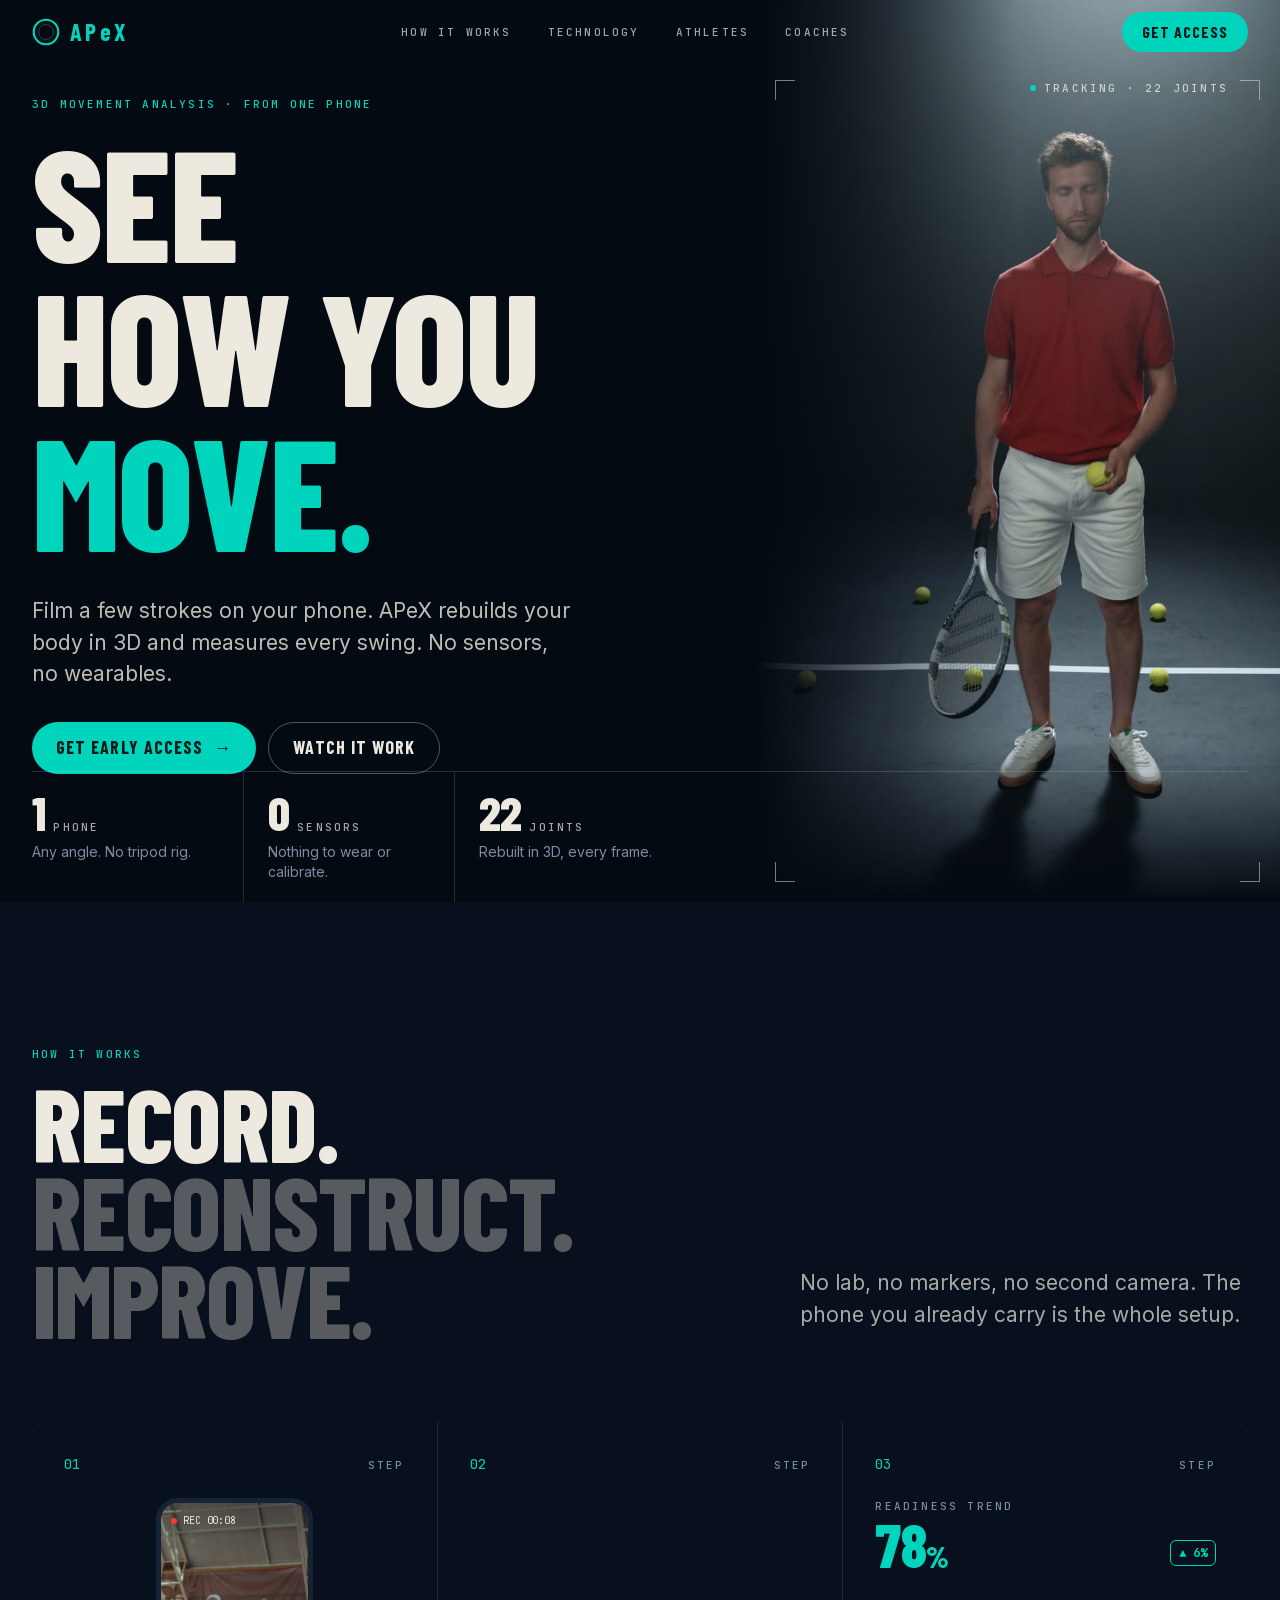
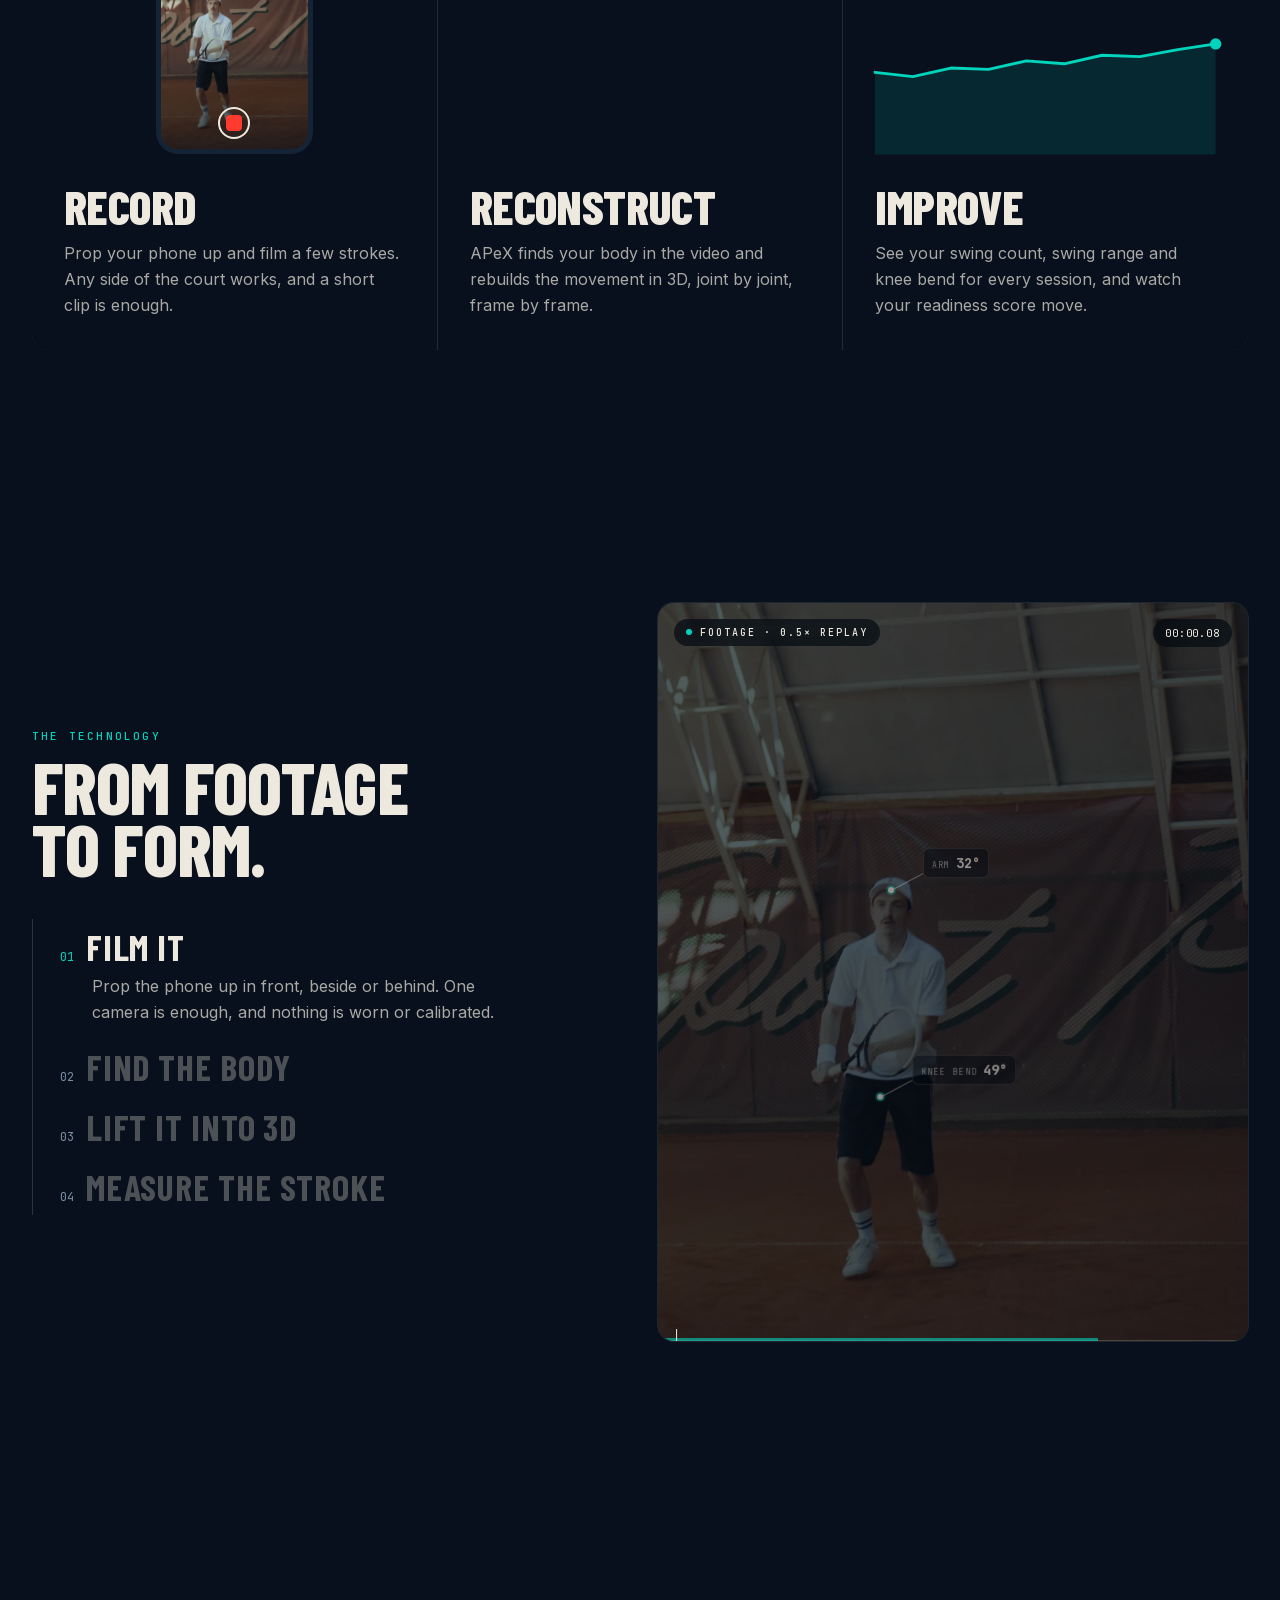
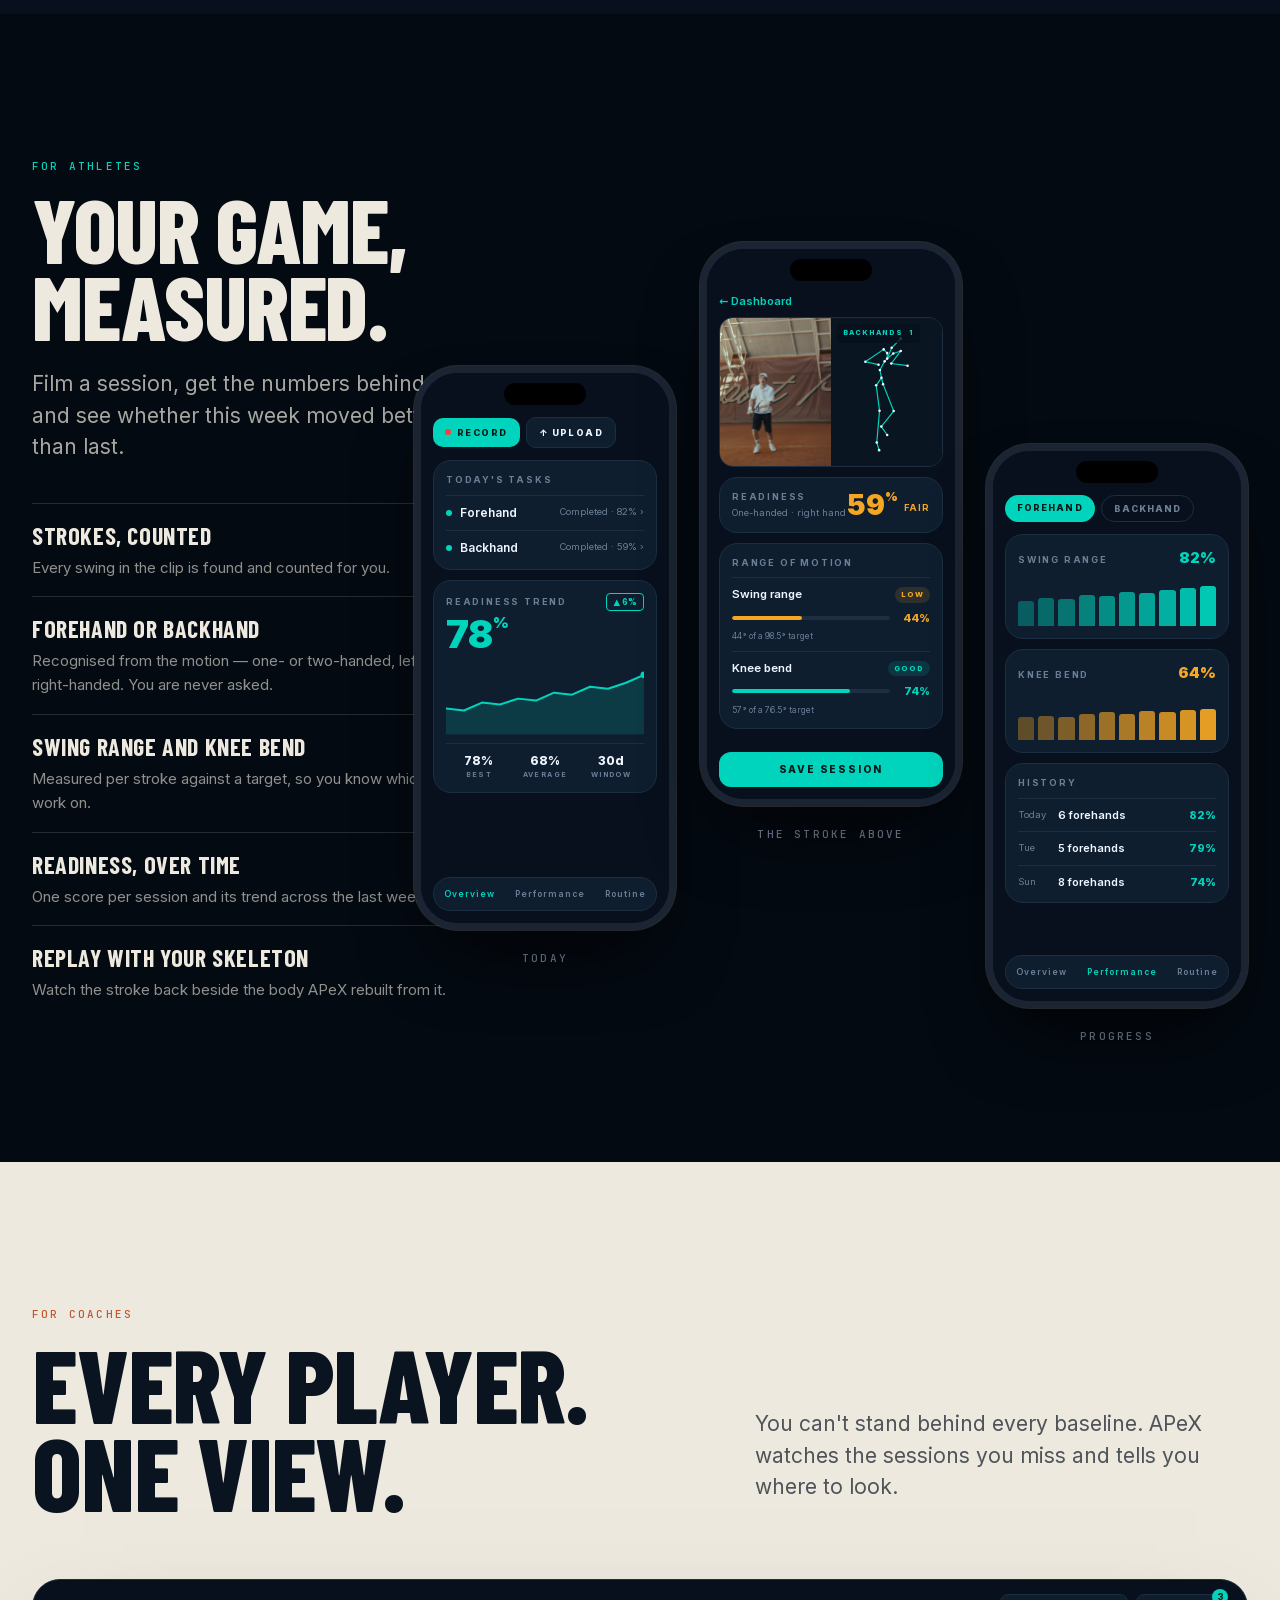
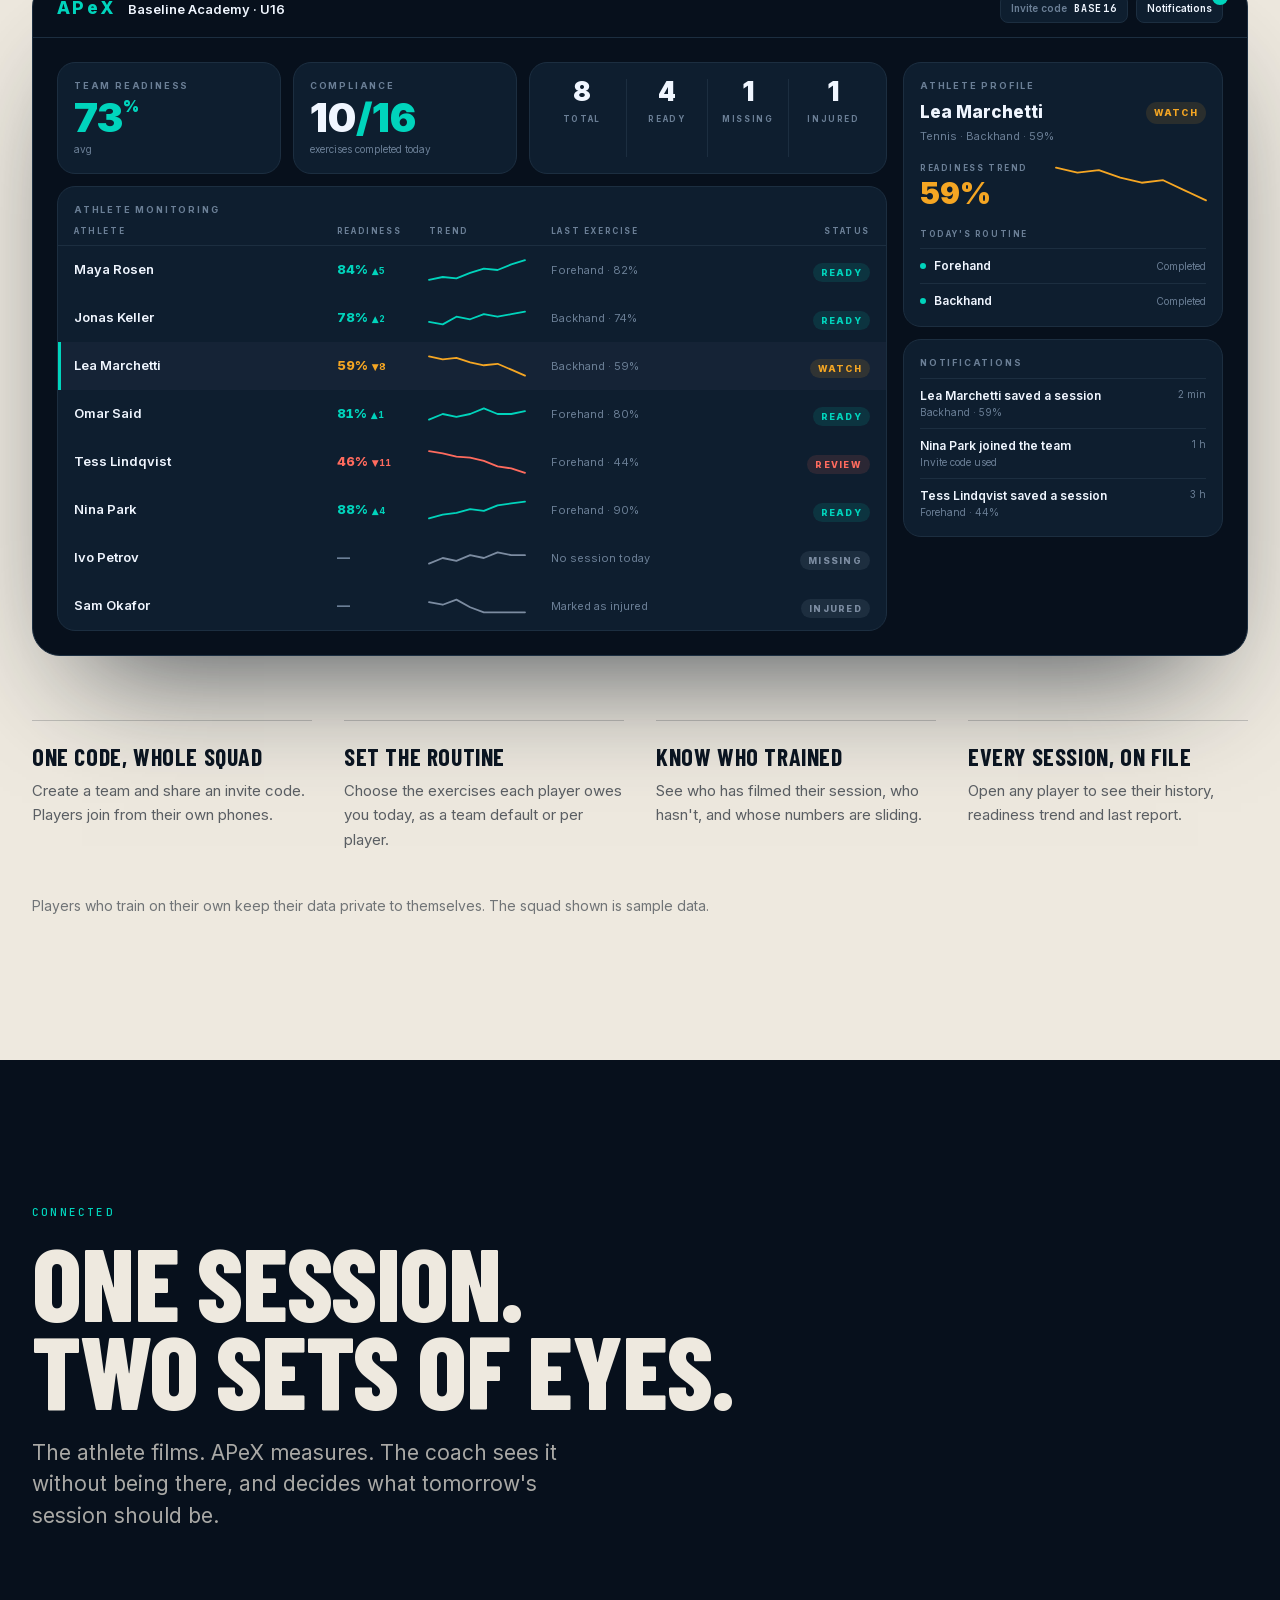
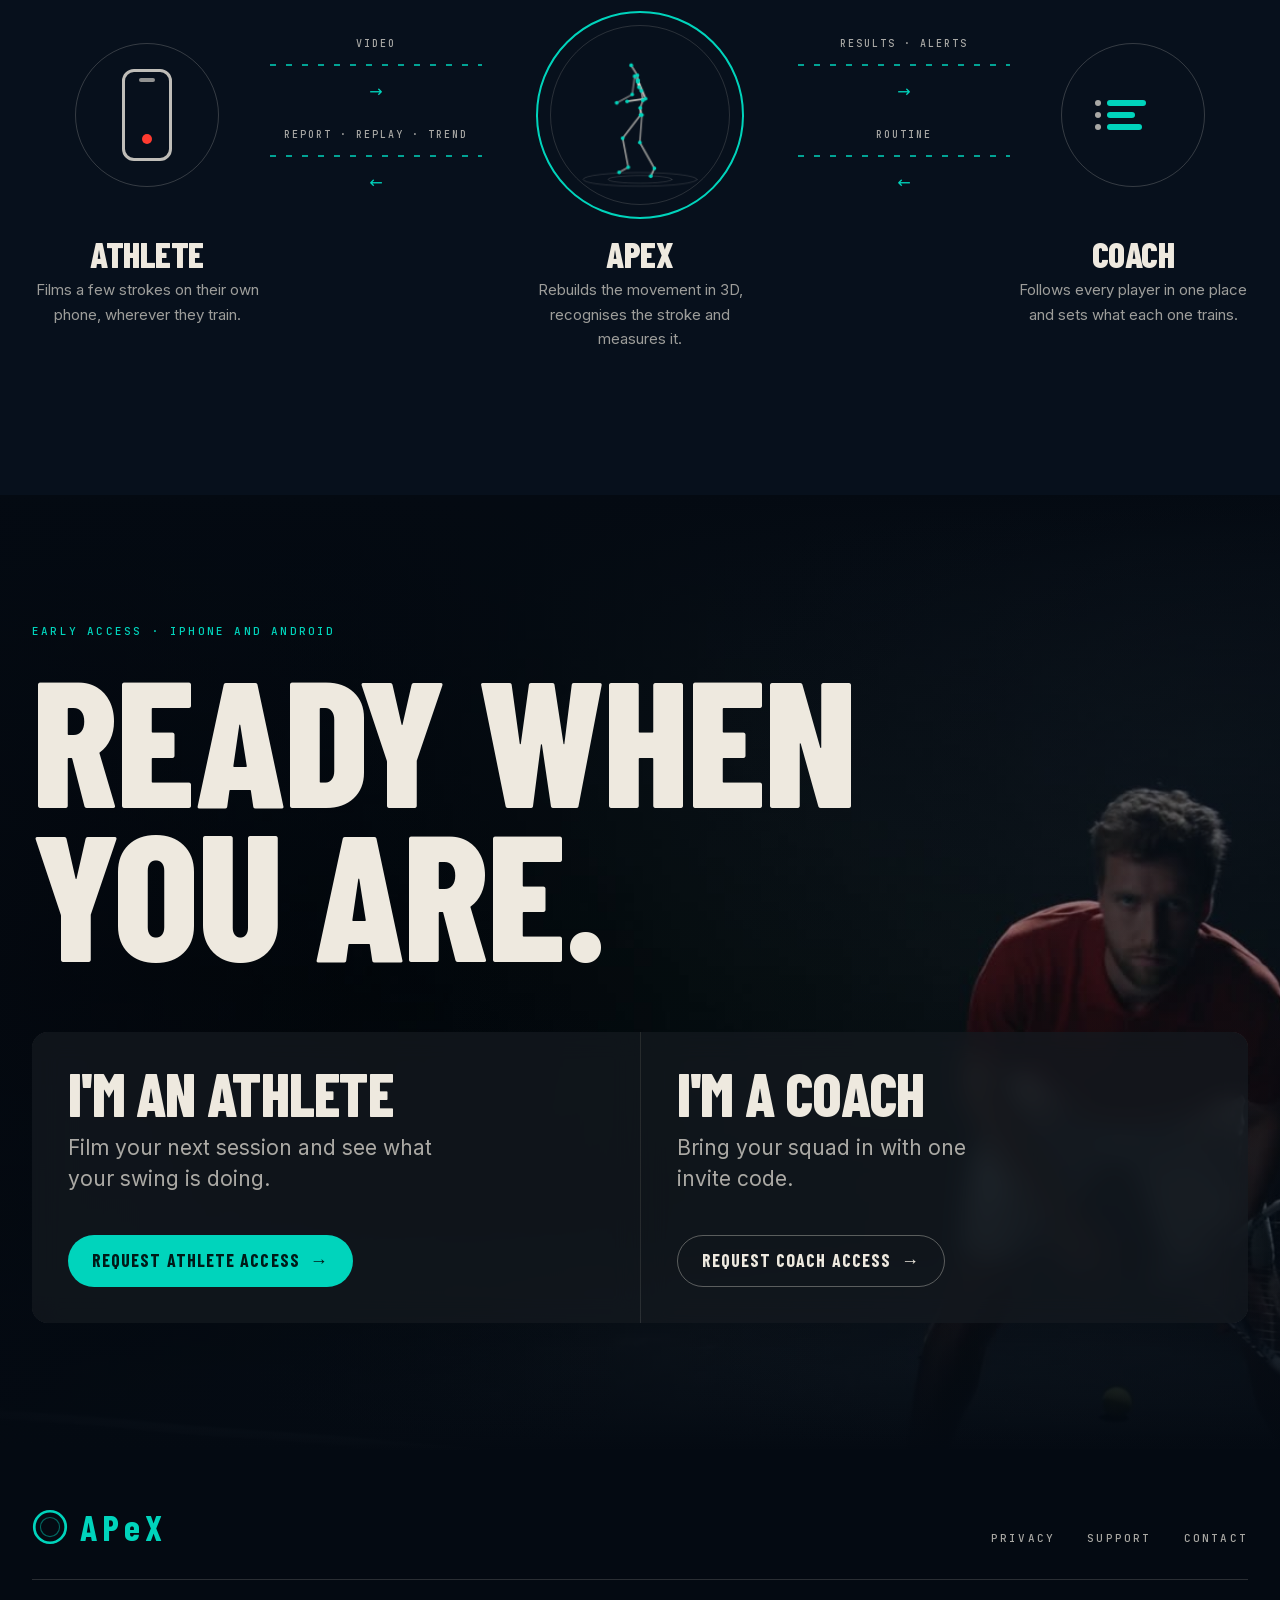
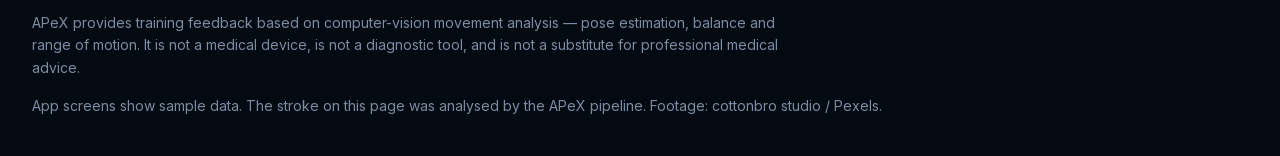
<file: APeX/index.html>
<!DOCTYPE html><html lang="en" class="S4wH0a_variable LINzvG_variable _6aGnIq_variable antialiased"><head><meta charSet="utf-8"/><meta name="viewport" content="width=device-width, initial-scale=1"/><link rel="preload" href="/APeX/_next/static/media/066ba92c8fc1c222-s.p.3lj349bs9hfu1.woff2" as="font" crossorigin="" type="font/woff2"/><link rel="preload" href="/APeX/_next/static/media/07c7676b89ed2778-s.p.2bn3s6zvc0dyp.woff2" as="font" crossorigin="" type="font/woff2"/><link rel="preload" href="/APeX/_next/static/media/26cfda139e115385-s.p.2oeto2j5aaelm.woff2" as="font" crossorigin="" type="font/woff2"/><link rel="preload" href="/APeX/_next/static/media/2da4f60ed3b00b11-s.p.0xxdg0o7uh536.woff2" as="font" crossorigin="" type="font/woff2"/><link rel="preload" href="/APeX/_next/static/media/9a321a2c78eff0b5-s.p.1bkzbscqrt8rl.woff2" as="font" crossorigin="" type="font/woff2"/><link rel="preload" href="/APeX/_next/static/media/bf56aec03b6c512f-s.p.2-6hkzwn24m5-.woff2" as="font" crossorigin="" type="font/woff2"/><link rel="stylesheet" href="/APeX/_next/static/chunks/03jnyvkh79fvm.css" data-precedence="next"/><link rel="preload" as="script" fetchPriority="low" href="/APeX/_next/static/chunks/0j1we3cwg31qe.js"/><script src="/APeX/_next/static/chunks/1c4c4qw88pm65.js" async=""></script><script src="/APeX/_next/static/chunks/39_j1bdzreq0m.js" async=""></script><script src="/APeX/_next/static/chunks/turbopack-4485ucrpu3fsx.js" async=""></script><script src="/APeX/_next/static/chunks/1ua2kfq9s-me6.js" async=""></script><script src="/APeX/_next/static/chunks/0n4zeb2dtqnil.js" async=""></script><script src="/APeX/_next/static/chunks/4524297nswh_o.js" async=""></script><meta name="theme-color" content="#07101c"/><title>APeX — See how you move</title><meta name="description" content="Film your tennis strokes on your phone. APeX rebuilds your movement in 3D and measures every swing — no sensors, no wearables."/><meta property="og:title" content="APeX — See how you move"/><meta property="og:description" content="Film your tennis strokes on your phone. APeX rebuilds your movement in 3D and measures every swing — no sensors, no wearables."/><meta property="og:type" content="website"/><meta name="twitter:card" content="summary"/><meta name="twitter:title" content="APeX — See how you move"/><meta name="twitter:description" content="Film your tennis strokes on your phone. APeX rebuilds your movement in 3D and measures every swing — no sensors, no wearables."/><link rel="icon" href="/APeX/favicon.ico?favicon.117ezoe8m31dk.ico" sizes="48x48" type="image/x-icon"/><meta name="next-size-adjust" content=""/><script src="/APeX/_next/static/chunks/0cz1d0mv5g_q7.js" noModule=""></script></head><body><div hidden=""><!--$--><!--/$--></div><header class="fixed inset-x-0 top-0 z-50 transition-[background-color,backdrop-filter,border-color] duration-500 border-b border-transparent"><nav class="mx-auto flex h-16 max-w-[1500px] items-center justify-between px-4 sm:px-8" aria-label="Main"><a href="#top" class="flex items-center gap-2.5 text-signal" aria-label="APeX — top of page"><svg viewBox="0 0 32 32" class="h-7 w-7" aria-hidden="true"><circle cx="16" cy="16" r="14" fill="none" stroke="currentColor" stroke-width="2.4"></circle><circle cx="16" cy="16" r="8.5" fill="none" stroke="currentColor" stroke-width="1" opacity="0.45"></circle></svg><span class="font-display text-2xl font-bold tracking-[0.14em]">APeX</span></a><div class="hidden items-center gap-9 md:flex"><a href="#how" class="label text-chalk/70 transition-colors hover:text-chalk">How it works</a><a href="#technology" class="label text-chalk/70 transition-colors hover:text-chalk">Technology</a><a href="#athletes" class="label text-chalk/70 transition-colors hover:text-chalk">Athletes</a><a href="#coaches" class="label text-chalk/70 transition-colors hover:text-chalk">Coaches</a></div><a href="#join" class="btn btn-signal !min-h-10 !px-5 !text-base">Get access</a></nav></header><main><section id="top" class="relative isolate overflow-hidden bg-deep"><div class="absolute inset-0 lg:left-auto lg:w-[41%]"><div class="relative overflow-hidden h-full w-full"><video class="absolute inset-0 h-full w-full object-cover" style="object-position:50% 42%" src="/APeX/media/hero.mp4" poster="/APeX/media/hero.jpg" muted="" loop="" playsInline="" autoPlay="" preload="auto" aria-hidden="true" tabindex="-1"></video><canvas class="pointer-events-none absolute inset-0 h-full w-full" aria-hidden="true"></canvas></div><div class="pointer-events-none absolute inset-0 bg-gradient-to-t from-deep via-deep/50 to-deep/20 lg:bg-gradient-to-r lg:from-deep lg:via-deep/10 lg:to-transparent"></div><div class="pointer-events-none absolute inset-x-0 bottom-0 h-40 bg-gradient-to-t from-deep to-transparent"></div><div class="pointer-events-none absolute inset-5 top-20 hidden lg:block" aria-hidden="true"><span class="absolute left-0 top-0 h-5 w-5 border-l border-t border-chalk/50"></span><span class="absolute right-0 top-0 h-5 w-5 border-r border-t border-chalk/50"></span><span class="absolute bottom-0 left-0 h-5 w-5 border-b border-l border-chalk/50"></span><span class="absolute bottom-0 right-0 h-5 w-5 border-b border-r border-chalk/50"></span><span class="label absolute right-8 top-0 flex items-center gap-2 text-chalk/80"><span class="h-1.5 w-1.5 rounded-full bg-signal" style="animation:rec-blink 1.6s steps(1) infinite"></span>Tracking · 22 joints</span></div></div><div class="relative mx-auto flex min-h-[100svh] max-w-[1500px] flex-col justify-end px-4 pb-8 pt-28 sm:px-8 lg:justify-center lg:pb-32 lg:pt-24"><p class="label mb-5 text-signal" style="opacity:0;transform:translateY(12px)">3D movement analysis · from one phone</p><h1 class="display text-[clamp(4.75rem,17.5vw,9rem)] text-chalk lg:max-w-[64%] lg:text-[clamp(6rem,min(13.5vw,17.5svh),15.5rem)]"><span class="block overflow-hidden pb-[0.06em]"><span class="block " style="transform:translateY(105%)">See</span></span><span class="block overflow-hidden pb-[0.06em]"><span class="block " style="transform:translateY(105%)">how you</span></span><span class="block overflow-hidden pb-[0.06em]"><span class="block text-signal" style="transform:translateY(105%)">move.</span></span></h1><div class="mt-6 max-w-xl lg:mt-7" style="opacity:0;transform:translateY(18px)"><p class="lede text-chalk/80">Film a few strokes on your phone. APeX rebuilds your body in 3D and measures every swing. No sensors, no wearables.</p><div class="mt-8 flex flex-wrap gap-3"><a href="#join" class="btn btn-signal">Get early access <span class="arrow" aria-hidden="true">→</span></a><a href="#technology" class="btn btn-ghost">Watch it work</a></div></div></div><div class="relative lg:absolute lg:inset-x-0 lg:bottom-0"><div class="mx-auto max-w-[1500px] px-4 sm:px-8"><div class="court-line"></div><dl class="grid grid-cols-3 lg:max-w-[52%]"><div class="py-5 "><dt class="flex items-baseline gap-2"><span class="display text-4xl text-chalk sm:text-5xl">1</span><span class="label text-chalk/70">phone</span></dt><dd class="mt-1.5 hidden text-sm text-mute sm:block">Any angle. No tripod rig.</dd></div><div class="py-5 border-l border-chalk/15 pl-4 sm:pl-6"><dt class="flex items-baseline gap-2"><span class="display text-4xl text-chalk sm:text-5xl">0</span><span class="label text-chalk/70">sensors</span></dt><dd class="mt-1.5 hidden text-sm text-mute sm:block">Nothing to wear or calibrate.</dd></div><div class="py-5 border-l border-chalk/15 pl-4 sm:pl-6"><dt class="flex items-baseline gap-2"><span class="display text-4xl text-chalk sm:text-5xl">22</span><span class="label text-chalk/70">joints</span></dt><dd class="mt-1.5 hidden text-sm text-mute sm:block">Rebuilt in 3D, every frame.</dd></div></dl></div></div></section><section id="how" class="relative bg-night px-4 py-24 sm:px-8 lg:py-36"><div class="mx-auto max-w-[1500px]"><div class="flex flex-col justify-between gap-6 lg:flex-row lg:items-end"><div><p class="label text-signal">How it works</p><h2 class="display mt-4 text-[clamp(3.25rem,8vw,8rem)] text-chalk">Record.<br/><span class="text-chalk/35">Reconstruct.</span><br/><span class="text-chalk/35">Improve.</span></h2></div><p class="lede max-w-md text-chalk/70 lg:pb-3">No lab, no markers, no second camera. The phone you already carry is the whole setup.</p></div><ol class="mt-14 grid gap-px overflow-hidden rounded-2xl bg-chalk/12 lg:mt-20 lg:grid-cols-3"><li class="flex flex-col bg-night p-6 sm:p-8" style="opacity:0;transform:translateY(28px)"><div class="flex items-baseline justify-between"><span class="readout text-sm text-signal">01</span><span class="label text-mute">Step</span></div><div class="mt-6 h-56 sm:h-64"><div class="relative mx-auto h-full w-[46%] min-w-[130px] overflow-hidden rounded-[22px] border-[5px] border-slate-hi bg-deep"><img src="/APeX/media/stroke.jpg" alt="" class="absolute inset-0 h-full w-full object-cover" loading="lazy"/><div class="absolute inset-0 bg-gradient-to-b from-deep/50 via-transparent to-deep/70"></div><span class="readout absolute left-2.5 top-2.5 flex items-center gap-1.5 text-[0.625rem] text-chalk"><span class="h-1.5 w-1.5 rounded-full bg-[#ff3b30]" style="animation:rec-blink 1.2s steps(1) infinite"></span>REC 00:08</span><span class="absolute bottom-2.5 left-1/2 h-8 w-8 -translate-x-1/2 rounded-full border-2 border-chalk"><span class="absolute inset-1.5 rounded-[4px] bg-[#ff3b30]"></span></span></div></div><h3 class="display mt-8 text-5xl text-chalk">Record</h3><p class="mt-3 max-w-sm leading-relaxed text-chalk/70">Prop your phone up and film a few strokes. Any side of the court works, and a short clip is enough.</p></li><li class="flex flex-col bg-night p-6 sm:p-8" style="opacity:0;transform:translateY(28px)"><div class="flex items-baseline justify-between"><span class="readout text-sm text-signal">02</span><span class="label text-mute">Step</span></div><div class="mt-6 h-56 sm:h-64"><canvas class="h-full w-full" aria-hidden="true"></canvas></div><h3 class="display mt-8 text-5xl text-chalk">Reconstruct</h3><p class="mt-3 max-w-sm leading-relaxed text-chalk/70">APeX finds your body in the video and rebuilds the movement in 3D, joint by joint, frame by frame.</p></li><li class="flex flex-col bg-night p-6 sm:p-8" style="opacity:0;transform:translateY(28px)"><div class="flex items-baseline justify-between"><span class="readout text-sm text-signal">03</span><span class="label text-mute">Step</span></div><div class="mt-6 h-56 sm:h-64"><div class="flex h-full flex-col justify-between"><div class="flex items-end justify-between"><div><p class="label text-mute">Readiness trend</p><p class="display mt-1 text-6xl text-signal">78<span class="text-3xl">%</span></p></div><span class="readout mb-2 rounded-md border border-signal px-2 py-1 text-xs font-bold text-signal">▲ 6%</span></div><svg viewBox="0 0 300 130" class="mt-2 w-full overflow-visible" aria-hidden="true"><path d="M0,57.5 L33.33333333333333,61.25 L66.66666666666666,53.75 L100,55 L133.33333333333331,47.5 L166.66666666666669,50 L200,42.5 L233.33333333333334,43.75 L266.66666666666663,37.5 L300,32.5 L300,130 L0,130 Z" fill="rgba(0, 212, 188, 0.12)" style="opacity:0"></path><path d="M0,57.5 L33.33333333333333,61.25 L66.66666666666666,53.75 L100,55 L133.33333333333331,47.5 L166.66666666666669,50 L200,42.5 L233.33333333333334,43.75 L266.66666666666663,37.5 L300,32.5" fill="none" stroke="#00d4bc" stroke-width="2.5" stroke-linecap="round" stroke-linejoin="round" pathLength="1" stroke-dashoffset="0" stroke-dasharray="0 1"></path><circle cx="300" cy="32.5" r="5" fill="#00d4bc" style="transform:scale(0);transform-origin:50% 50%;transform-box:fill-box"></circle></svg></div></div><h3 class="display mt-8 text-5xl text-chalk">Improve</h3><p class="mt-3 max-w-sm leading-relaxed text-chalk/70">See your swing count, swing range and knee bend for every session, and watch your readiness score move.</p></li></ol></div></section><section id="technology" class="relative bg-night" style="height:480vh"><div class="sticky top-0 flex h-[100svh] flex-col overflow-hidden"><div class="mx-auto grid h-full w-full max-w-[1500px] grid-rows-[auto_1fr] gap-x-10 px-4 pb-5 pt-[4.5rem] sm:px-8 lg:grid-cols-[minmax(0,5fr)_minmax(0,6fr)] lg:grid-rows-1 lg:items-center lg:pb-10 lg:pt-24"><div class="order-2 flex min-h-0 flex-col lg:order-1"><p class="label hidden text-signal lg:block">The technology</p><h2 class="display mt-3 hidden text-[clamp(3rem,5.6vw,6.25rem)] text-chalk lg:block">From footage<br/>to form.</h2><div class="relative mt-3 lg:mt-10 lg:pl-7"><div class="court-line-v absolute bottom-0 left-0 top-0 hidden lg:block"></div><div class="absolute bottom-0 left-0 top-0 hidden w-px origin-top bg-signal lg:block" style="transform:scaleY(0)"></div><ol class="lg:space-y-1"><li class="block"><button type="button" class="group block w-full py-1.5 text-left lg:py-2.5" aria-current="step"><span class="flex items-baseline gap-3"><span class="readout text-xs text-signal">0<!-- -->1<span class="lg:hidden"> / 0<!-- -->4</span></span><span class="font-display text-[1.75rem] font-bold uppercase leading-none tracking-wide transition-colors duration-300 lg:text-4xl text-chalk">Film it</span></span><span class="grid transition-[grid-template-rows,opacity] duration-500 ease-out grid-rows-[1fr] opacity-100"><span class="overflow-hidden"><span class="block max-w-md pt-2 text-[0.9375rem] leading-relaxed text-chalk/70 lg:pl-8 lg:text-base">Prop the phone up in front, beside or behind. One camera is enough, and nothing is worn or calibrated.</span></span></span></button></li><li class="hidden lg:block"><button type="button" class="group block w-full py-1.5 text-left lg:py-2.5"><span class="flex items-baseline gap-3"><span class="readout text-xs text-mute">0<!-- -->2<span class="lg:hidden"> / 0<!-- -->4</span></span><span class="font-display text-[1.75rem] font-bold uppercase leading-none tracking-wide transition-colors duration-300 lg:text-4xl text-chalk/30 group-hover:text-chalk/60">Find the body</span></span><span class="grid transition-[grid-template-rows,opacity] duration-500 ease-out grid-rows-[0fr] opacity-0"><span class="overflow-hidden"><span class="block max-w-md pt-2 text-[0.9375rem] leading-relaxed text-chalk/70 lg:pl-8 lg:text-base">APeX locks onto the player and follows 22 joints through every frame of the swing.</span></span></span></button></li><li class="hidden lg:block"><button type="button" class="group block w-full py-1.5 text-left lg:py-2.5"><span class="flex items-baseline gap-3"><span class="readout text-xs text-mute">0<!-- -->3<span class="lg:hidden"> / 0<!-- -->4</span></span><span class="font-display text-[1.75rem] font-bold uppercase leading-none tracking-wide transition-colors duration-300 lg:text-4xl text-chalk/30 group-hover:text-chalk/60">Lift it into 3D</span></span><span class="grid transition-[grid-template-rows,opacity] duration-500 ease-out grid-rows-[0fr] opacity-0"><span class="overflow-hidden"><span class="block max-w-md pt-2 text-[0.9375rem] leading-relaxed text-chalk/70 lg:pl-8 lg:text-base">The movement is rebuilt as a body in space, standing on the court it was filmed on. Drag to walk around it.</span></span></span></button></li><li class="hidden lg:block"><button type="button" class="group block w-full py-1.5 text-left lg:py-2.5"><span class="flex items-baseline gap-3"><span class="readout text-xs text-mute">0<!-- -->4<span class="lg:hidden"> / 0<!-- -->4</span></span><span class="font-display text-[1.75rem] font-bold uppercase leading-none tracking-wide transition-colors duration-300 lg:text-4xl text-chalk/30 group-hover:text-chalk/60">Measure the stroke</span></span><span class="grid transition-[grid-template-rows,opacity] duration-500 ease-out grid-rows-[0fr] opacity-0"><span class="overflow-hidden"><span class="block max-w-md pt-2 text-[0.9375rem] leading-relaxed text-chalk/70 lg:pl-8 lg:text-base">Stroke, grip and hand are recognised from the motion alone. Swing range and knee bend are measured against a target.</span></span></span></button></li></ol></div></div><div class="order-1 flex min-h-0 items-center justify-center lg:order-2 lg:justify-end"><div class="relative aspect-[4/5] w-[min(100%,44.8svh)] select-none overflow-hidden rounded-2xl bg-deep ring-1 ring-chalk/10 lg:h-[min(82svh,880px)] lg:w-auto " style="touch-action:pan-y"><video class="absolute inset-0 h-full w-full object-cover" src="/APeX/media/stroke.mp4" poster="/APeX/media/stroke.jpg" muted="" loop="" playsInline="" preload="metadata" aria-label="A tennis player hitting a one-handed backhand on a clay court"></video><canvas class="absolute inset-0 h-full w-full" style="opacity:0" aria-hidden="true"></canvas><canvas class="pointer-events-none absolute inset-0 h-full w-full" aria-hidden="true"></canvas><div class="pointer-events-none absolute left-0 top-0 opacity-0" aria-hidden="true"><span class="absolute -left-[3px] -top-[3px] h-1.5 w-1.5 rounded-full bg-chalk ring-2 ring-signal/50"></span><span class="absolute left-0 top-0 h-px w-9 origin-left -rotate-[28deg] bg-chalk/60"></span><span class="absolute -top-[2.6rem] left-8 flex items-baseline gap-1.5 whitespace-nowrap rounded-md border border-chalk/15 bg-deep/85 px-2 py-1 backdrop-blur-sm"><span class="label !text-[0.5rem] !tracking-[0.16em] text-chalk/60">Knee bend</span><span class="readout text-sm font-bold text-chalk"></span></span></div><div class="pointer-events-none absolute left-0 top-0 opacity-0" aria-hidden="true"><span class="absolute -left-[3px] -top-[3px] h-1.5 w-1.5 rounded-full bg-chalk ring-2 ring-signal/50"></span><span class="absolute left-0 top-0 h-px w-9 origin-left -rotate-[28deg] bg-chalk/60"></span><span class="absolute -top-[2.6rem] left-8 flex items-baseline gap-1.5 whitespace-nowrap rounded-md border border-chalk/15 bg-deep/85 px-2 py-1 backdrop-blur-sm"><span class="label !text-[0.5rem] !tracking-[0.16em] text-chalk/60">Arm</span><span class="readout text-sm font-bold text-chalk"></span></span></div><div class="pointer-events-none absolute inset-x-3 top-3 flex items-start justify-between gap-3 sm:inset-x-4 sm:top-4"><span class="label flex items-center gap-2 rounded-full bg-deep/70 px-3 py-1.5 !text-[0.5625rem] text-chalk backdrop-blur-sm sm:!text-[0.625rem]"><span class="h-1.5 w-1.5 rounded-full bg-signal" style="animation:rec-blink 1.6s steps(1) infinite"></span>Footage · 0.5× replay</span><span class="readout rounded-full bg-deep/70 px-3 py-1.5 text-[0.6875rem] text-chalk backdrop-blur-sm">00:00.00</span></div><div class="pointer-events-none absolute inset-x-0 bottom-0 h-4" aria-hidden="true"><div class="absolute inset-x-0 bottom-0 h-px bg-chalk/20"></div><div class="absolute bottom-0 left-0 h-3 w-px bg-chalk"></div></div></div></div></div></div></section><section id="athletes" class="relative overflow-hidden bg-deep py-24 lg:py-36"><div class="mx-auto grid max-w-[1500px] gap-14 px-4 sm:px-8 lg:grid-cols-[minmax(0,5fr)_minmax(0,7fr)] lg:gap-8"><div><p class="label text-signal">For athletes</p><h2 class="display mt-4 text-[clamp(3.25rem,7vw,7.25rem)] text-chalk">Your game,<br/>measured.</h2><p class="lede mt-6 max-w-md text-chalk/70">Film a session, get the numbers behind it, and see whether this week moved better than last.</p><ul class="mt-10 max-w-md"><li class="border-t border-chalk/15 py-4" style="opacity:0;transform:translateX(-16px)"><p class="font-display text-2xl font-bold uppercase tracking-wide text-chalk">Strokes, counted</p><p class="mt-1 text-[0.9375rem] leading-relaxed text-chalk/60">Every swing in the clip is found and counted for you.</p></li><li class="border-t border-chalk/15 py-4" style="opacity:0;transform:translateX(-16px)"><p class="font-display text-2xl font-bold uppercase tracking-wide text-chalk">Forehand or backhand</p><p class="mt-1 text-[0.9375rem] leading-relaxed text-chalk/60">Recognised from the motion — one- or two-handed, left- or right-handed. You are never asked.</p></li><li class="border-t border-chalk/15 py-4" style="opacity:0;transform:translateX(-16px)"><p class="font-display text-2xl font-bold uppercase tracking-wide text-chalk">Swing range and knee bend</p><p class="mt-1 text-[0.9375rem] leading-relaxed text-chalk/60">Measured per stroke against a target, so you know which shot to work on.</p></li><li class="border-t border-chalk/15 py-4" style="opacity:0;transform:translateX(-16px)"><p class="font-display text-2xl font-bold uppercase tracking-wide text-chalk">Readiness, over time</p><p class="mt-1 text-[0.9375rem] leading-relaxed text-chalk/60">One score per session and its trend across the last weeks.</p></li><li class="border-t border-chalk/15 py-4" style="opacity:0;transform:translateX(-16px)"><p class="font-display text-2xl font-bold uppercase tracking-wide text-chalk">Replay with your skeleton</p><p class="mt-1 text-[0.9375rem] leading-relaxed text-chalk/60">Watch the stroke back beside the body APeX rebuilt from it.</p></li></ul></div><div class="-mx-4 flex snap-x snap-mandatory gap-5 overflow-x-auto px-4 pb-4 sm:-mx-8 sm:px-8 lg:sticky lg:top-20 lg:mx-0 lg:items-start lg:justify-end lg:gap-6 lg:self-start lg:overflow-visible lg:px-0 lg:pt-6"><div class="snap-center lg:mt-16"><figure class="w-[262px] shrink-0 2xl:[zoom:1.12]"><div class="relative aspect-[9/19.4] overflow-hidden rounded-[44px] border-[7px] border-[#1a2433] bg-[#07101c] shadow-[0_40px_80px_-30px_rgba(0,0,0,0.9)] ring-1 ring-chalk/15"><div class="absolute left-1/2 top-2.5 z-10 h-[22px] w-[82px] -translate-x-1/2 rounded-full bg-black"></div><div class="app absolute inset-0 flex flex-col px-3 pb-3 pt-11 text-[11px]"><div class="flex items-center gap-1.5"><span class="flex items-center gap-1.5 rounded-[10px] bg-[#00d4bc] px-3 py-2 text-[9px] font-extrabold tracking-[0.16em] text-[#001a18]"><span class="h-1.5 w-1.5 rounded-full bg-[#ff3b30]"></span> RECORD</span><span class="rounded-[10px] border border-[#1c2e40] bg-[#0e1e2f] px-3 py-2 text-[9px] font-extrabold tracking-[0.16em]">↑ UPLOAD</span></div><div class="app-card mt-3 p-3"><p class="app-label">Today&#x27;s tasks</p><div class="mt-2 flex items-center justify-between border-t border-[#1c2e40] pt-2"><span class="flex items-center gap-2 text-[12px] font-semibold"><span class="h-1.5 w-1.5 rounded-full bg-[#00d4bc]"></span>Forehand</span><span class="text-[9.5px] text-[#6b7f96]">Completed · 82%<!-- --> ›</span></div><div class="mt-2 flex items-center justify-between border-t border-[#1c2e40] pt-2"><span class="flex items-center gap-2 text-[12px] font-semibold"><span class="h-1.5 w-1.5 rounded-full bg-[#00d4bc]"></span>Backhand</span><span class="text-[9.5px] text-[#6b7f96]">Completed · 59%<!-- --> ›</span></div></div><div class="app-card mt-2.5 p-3"><div class="flex items-center justify-between"><p class="app-label">Readiness trend</p><span class="rounded border border-[#00d4bc] px-1.5 py-0.5 text-[8.5px] font-extrabold text-[#00d4bc]">▲ 6%</span></div><p class="mt-1 text-[38px] font-black leading-none text-[#00d4bc]">78<span class="align-top text-[15px]">%</span></p><svg viewBox="0 0 200 74" class="mt-2 w-full" aria-hidden="true"><path d="M0,48 L18.181818181818183,50 L36.36363636363637,42 L54.54545454545454,44 L72.72727272727273,38 L90.9090909090909,40 L109.09090909090908,32 L127.27272727272727,34 L145.45454545454547,26 L163.63636363636365,28 L181.8181818181818,22 L200,14 L200,74 L0,74 Z" fill="rgba(0,212,188,0.16)"></path><path d="M0,48 L18.181818181818183,50 L36.36363636363637,42 L54.54545454545454,44 L72.72727272727273,38 L90.9090909090909,40 L109.09090909090908,32 L127.27272727272727,34 L145.45454545454547,26 L163.63636363636365,28 L181.8181818181818,22 L200,14" fill="none" stroke="#00d4bc" stroke-width="2" stroke-linejoin="round"></path><circle cx="200" cy="14" r="3.5" fill="#00d4bc"></circle></svg><div class="mt-2 grid grid-cols-3 border-t border-[#1c2e40] pt-2 text-center"><div><p class="text-[12px] font-extrabold">78%</p><p class="app-label !text-[7px]">Best</p></div><div><p class="text-[12px] font-extrabold">68%</p><p class="app-label !text-[7px]">Average</p></div><div><p class="text-[12px] font-extrabold">30d</p><p class="app-label !text-[7px]">Window</p></div></div></div><div class="mt-auto flex items-center justify-around rounded-full border border-[#1c2e40] bg-[#0e1e2f] py-2.5"><span class="text-[8.5px] font-semibold tracking-[0.12em] text-[#00d4bc]">Overview</span><span class="text-[8.5px] font-semibold tracking-[0.12em] text-[#6b7f96]">Performance</span><span class="text-[8.5px] font-semibold tracking-[0.12em] text-[#6b7f96]">Routine</span></div></div></div><figcaption class="label mt-5 text-center text-mute">Today</figcaption></figure></div><div class="snap-center"><figure class="w-[262px] shrink-0 2xl:[zoom:1.12]"><div class="relative aspect-[9/19.4] overflow-hidden rounded-[44px] border-[7px] border-[#1a2433] bg-[#07101c] shadow-[0_40px_80px_-30px_rgba(0,0,0,0.9)] ring-1 ring-chalk/15"><div class="absolute left-1/2 top-2.5 z-10 h-[22px] w-[82px] -translate-x-1/2 rounded-full bg-black"></div><div class="app absolute inset-0 flex flex-col px-3 pb-3 pt-11 text-[11px]"><p class="text-[11px] font-semibold text-[#00d4bc]">← Dashboard</p><div class="mt-2 grid h-[150px] grid-cols-2 overflow-hidden rounded-[14px] border border-[#1c2e40]"><div class="relative"><img src="/APeX/media/stroke.jpg" alt="" class="absolute inset-0 h-full w-full object-cover" loading="lazy"/></div><div class="relative bg-[#0a1522]"><span class="absolute left-1.5 top-1.5 rounded bg-[#07101c]/80 px-1.5 py-1 text-[7px] font-extrabold tracking-[0.14em] text-[#00d4bc]">BACKHANDS  <!-- -->1</span></div></div><div class="app-card mt-2.5 flex items-center justify-between p-3"><div><p class="app-label">Readiness</p><p class="mt-0.5 text-[9.5px] text-[#6b7f96]"></p></div><p class="text-[28px] font-black leading-none text-[#f5a623]">59<span class="align-top text-[12px]">%</span><span class="ml-1.5 align-middle text-[9px] font-bold tracking-[0.12em]"></span></p></div><div class="app-card mt-2.5 p-3"><p class="app-label">Range of motion</p></div><span class="mt-auto rounded-[12px] bg-[#00d4bc] py-2.5 text-center text-[10px] font-extrabold tracking-[0.18em] text-[#001a18]">SAVE SESSION</span></div></div><figcaption class="label mt-5 text-center text-mute">The stroke above</figcaption></figure></div><div class="snap-center lg:mt-28 max-xl:lg:hidden"><figure class="w-[262px] shrink-0 2xl:[zoom:1.12]"><div class="relative aspect-[9/19.4] overflow-hidden rounded-[44px] border-[7px] border-[#1a2433] bg-[#07101c] shadow-[0_40px_80px_-30px_rgba(0,0,0,0.9)] ring-1 ring-chalk/15"><div class="absolute left-1/2 top-2.5 z-10 h-[22px] w-[82px] -translate-x-1/2 rounded-full bg-black"></div><div class="app absolute inset-0 flex flex-col px-3 pb-3 pt-11 text-[11px]"><div class="flex gap-1.5"><span class="rounded-full bg-[#00d4bc] px-3 py-1.5 text-[9px] font-extrabold tracking-[0.12em] text-[#001a18]">FOREHAND</span><span class="rounded-full border border-[#1c2e40] px-3 py-1.5 text-[9px] font-extrabold tracking-[0.12em] text-[#6b7f96]">BACKHAND</span></div><div class="app-card mt-3 p-3"><div class="flex items-baseline justify-between"><p class="app-label">Swing range</p><p class="text-[15px] font-black text-[#00d4bc]">82%</p></div><div class="mt-2 flex h-12 items-end gap-1"><span class="flex-1 rounded-t-[3px]" style="height:52%;background:#00d4bc;opacity:0.35"></span><span class="flex-1 rounded-t-[3px]" style="height:58%;background:#00d4bc;opacity:0.415"></span><span class="flex-1 rounded-t-[3px]" style="height:55%;background:#00d4bc;opacity:0.48"></span><span class="flex-1 rounded-t-[3px]" style="height:63%;background:#00d4bc;opacity:0.5449999999999999"></span><span class="flex-1 rounded-t-[3px]" style="height:61%;background:#00d4bc;opacity:0.61"></span><span class="flex-1 rounded-t-[3px]" style="height:70%;background:#00d4bc;opacity:0.675"></span><span class="flex-1 rounded-t-[3px]" style="height:68%;background:#00d4bc;opacity:0.74"></span><span class="flex-1 rounded-t-[3px]" style="height:74%;background:#00d4bc;opacity:0.8049999999999999"></span><span class="flex-1 rounded-t-[3px]" style="height:79%;background:#00d4bc;opacity:0.87"></span><span class="flex-1 rounded-t-[3px]" style="height:82%;background:#00d4bc;opacity:0.935"></span></div></div><div class="app-card mt-2.5 p-3"><div class="flex items-baseline justify-between"><p class="app-label">Knee bend</p><p class="text-[15px] font-black text-[#f5a623]">64%</p></div><div class="mt-2 flex h-12 items-end gap-1"><span class="flex-1 rounded-t-[3px]" style="height:48%;background:#f5a623;opacity:0.35"></span><span class="flex-1 rounded-t-[3px]" style="height:51%;background:#f5a623;opacity:0.415"></span><span class="flex-1 rounded-t-[3px]" style="height:49%;background:#f5a623;opacity:0.48"></span><span class="flex-1 rounded-t-[3px]" style="height:55%;background:#f5a623;opacity:0.5449999999999999"></span><span class="flex-1 rounded-t-[3px]" style="height:58%;background:#f5a623;opacity:0.61"></span><span class="flex-1 rounded-t-[3px]" style="height:54%;background:#f5a623;opacity:0.675"></span><span class="flex-1 rounded-t-[3px]" style="height:60%;background:#f5a623;opacity:0.74"></span><span class="flex-1 rounded-t-[3px]" style="height:59%;background:#f5a623;opacity:0.8049999999999999"></span><span class="flex-1 rounded-t-[3px]" style="height:62%;background:#f5a623;opacity:0.87"></span><span class="flex-1 rounded-t-[3px]" style="height:64%;background:#f5a623;opacity:0.935"></span></div></div><div class="app-card mt-2.5 p-3"><p class="app-label">History</p><div class="mt-2 flex items-center justify-between border-t border-[#1c2e40] pt-2"><span class="w-10 text-[9.5px] text-[#6b7f96]">Today</span><span class="flex-1 text-[11px] font-semibold">6 forehands</span><span class="text-[11px] font-extrabold text-[#00d4bc]">82%</span></div><div class="mt-2 flex items-center justify-between border-t border-[#1c2e40] pt-2"><span class="w-10 text-[9.5px] text-[#6b7f96]">Tue</span><span class="flex-1 text-[11px] font-semibold">5 forehands</span><span class="text-[11px] font-extrabold text-[#00d4bc]">79%</span></div><div class="mt-2 flex items-center justify-between border-t border-[#1c2e40] pt-2"><span class="w-10 text-[9.5px] text-[#6b7f96]">Sun</span><span class="flex-1 text-[11px] font-semibold">8 forehands</span><span class="text-[11px] font-extrabold text-[#00d4bc]">74%</span></div></div><div class="mt-auto flex items-center justify-around rounded-full border border-[#1c2e40] bg-[#0e1e2f] py-2.5"><span class="text-[8.5px] font-semibold tracking-[0.12em] text-[#6b7f96]">Overview</span><span class="text-[8.5px] font-semibold tracking-[0.12em] text-[#00d4bc]">Performance</span><span class="text-[8.5px] font-semibold tracking-[0.12em] text-[#6b7f96]">Routine</span></div></div></div><figcaption class="label mt-5 text-center text-mute">Progress</figcaption></figure></div></div></div></section><section id="coaches" class="on-chalk relative bg-chalk px-4 py-24 text-ink sm:px-8 lg:py-36"><div class="mx-auto max-w-[1500px]"><div class="grid gap-8 lg:grid-cols-[minmax(0,7fr)_minmax(0,5fr)] lg:items-end"><div><p class="label text-clay">For coaches</p><h2 class="display mt-4 text-[clamp(3.25rem,8vw,8.5rem)]">Every player.<br/>One view.</h2></div><p class="lede max-w-md text-ink/70 lg:pb-3">You can&#x27;t stand behind every baseline. APeX watches the sessions you miss and tells you where to look.</p></div><div class="mt-12 lg:mt-16" style="opacity:0;transform:translateY(40px)"><div class="app overflow-hidden rounded-[28px] border border-[#1c2e40] shadow-[0_60px_120px_-50px_rgba(10,20,32,0.75)]"><div class="flex flex-wrap items-center justify-between gap-3 border-b border-[#1c2e40] px-4 py-3.5 sm:px-6"><div class="flex items-baseline gap-3"><span class="text-[17px] font-extrabold tracking-[0.14em] text-[#00d4bc]">APeX</span><span class="text-[13px] font-semibold">Baseline Academy · U16</span></div><div class="flex items-center gap-2"><span class="rounded-lg border border-[#1c2e40] bg-[#0e1e2f] px-2.5 py-1.5 text-[10px] font-semibold text-[#6b7f96]">Invite code <span class="ml-1 font-mono font-bold tracking-[0.12em] text-[#f0f6ff]">BASE16</span></span><span class="relative rounded-lg border border-[#1c2e40] bg-[#0e1e2f] px-2.5 py-1.5 text-[10px] font-semibold">Notifications<span class="absolute -right-1.5 -top-1.5 grid h-4 w-4 place-items-center rounded-full bg-[#00d4bc] text-[9px] font-extrabold text-[#001a18]">3</span></span></div></div><div class="grid gap-4 p-4 sm:p-6 xl:grid-cols-[minmax(0,1fr)_320px]"><div class="min-w-0"><div class="grid grid-cols-2 gap-3 md:grid-cols-[1.25fr_1.25fr_2fr]"><div class="app-card p-4"><p class="app-label">Team readiness</p><p class="mt-1.5 text-[40px] font-black leading-none text-[#00d4bc]">73<span class="align-top text-[16px]">%</span></p><p class="mt-1 text-[10px] text-[#6b7f96]">avg</p></div><div class="app-card p-4"><p class="app-label">Compliance</p><p class="mt-1.5 text-[40px] font-black leading-none">10<span class="text-[#00d4bc]">/<!-- -->16</span></p><p class="mt-1 text-[10px] text-[#6b7f96]">exercises completed today</p></div><div class="app-card col-span-2 grid grid-cols-4 divide-x divide-[#1c2e40] p-4 md:col-span-1"><div class="px-2 text-center first:pl-0 last:pr-0"><p class="text-[26px] font-black leading-none">8</p><p class="app-label mt-2 !text-[8px]">TOTAL</p></div><div class="px-2 text-center first:pl-0 last:pr-0"><p class="text-[26px] font-black leading-none">4</p><p class="app-label mt-2 !text-[8px]">READY</p></div><div class="px-2 text-center first:pl-0 last:pr-0"><p class="text-[26px] font-black leading-none">1</p><p class="app-label mt-2 !text-[8px]">MISSING</p></div><div class="px-2 text-center first:pl-0 last:pr-0"><p class="text-[26px] font-black leading-none">1</p><p class="app-label mt-2 !text-[8px]">INJURED</p></div></div></div><div class="app-card mt-3 overflow-hidden"><p class="app-label px-4 pt-4">Athlete monitoring</p><div class="mt-2 grid grid-cols-[minmax(0,1.6fr)_70px_90px] gap-x-3 border-b border-[#1c2e40] px-4 pb-2 sm:grid-cols-[minmax(0,1.5fr)_80px_110px_minmax(0,1.3fr)_90px]"><span class="app-label !text-[8px]">Athlete</span><span class="app-label !text-[8px]">Readiness</span><span class="app-label hidden !text-[8px] sm:block">Trend</span><span class="app-label hidden !text-[8px] sm:block">Last exercise</span><span class="app-label text-right !text-[8px]">Status</span></div><ul><li><button type="button" aria-pressed="false" class="relative grid w-full grid-cols-[minmax(0,1.6fr)_70px_90px] items-center gap-x-3 px-4 py-2.5 text-left transition-colors duration-200 sm:grid-cols-[minmax(0,1.5fr)_80px_110px_minmax(0,1.3fr)_90px] hover:bg-[#122031]"><span class="truncate text-[13px] font-semibold">Maya Rosen</span><span class="text-[13px] font-extrabold tabular-nums" style="color:#00d4bc">84%<span class="ml-1 text-[9px] font-bold">▲<!-- -->5</span></span><span class="hidden sm:block"><svg viewBox="0 0 96 28" width="96" height="28" class="overflow-visible" aria-hidden="true"><path d="M0,23.8 L13.714285714285714,21 L27.428571428571427,22.4 L41.14285714285714,16.799999999999997 L54.857142857142854,12.599999999999998 L68.57142857142857,14 L82.28571428571428,8.400000000000002 L96,4.199999999999999" fill="none" stroke="#00d4bc" stroke-width="1.8" stroke-linecap="round" stroke-linejoin="round"></path></svg></span><span class="hidden truncate text-[11px] text-[#6b7f96] sm:block">Forehand · 82%</span><span class="text-right"><span class="rounded-full px-2 py-1 text-[9px] font-extrabold tracking-[0.14em]" style="color:#00d4bc;background:rgba(0,212,188,0.12)">READY</span></span></button></li><li><button type="button" aria-pressed="false" class="relative grid w-full grid-cols-[minmax(0,1.6fr)_70px_90px] items-center gap-x-3 px-4 py-2.5 text-left transition-colors duration-200 sm:grid-cols-[minmax(0,1.5fr)_80px_110px_minmax(0,1.3fr)_90px] hover:bg-[#122031]"><span class="truncate text-[13px] font-semibold">Jonas Keller</span><span class="text-[13px] font-extrabold tabular-nums" style="color:#00d4bc">78%<span class="ml-1 text-[9px] font-bold">▲<!-- -->2</span></span><span class="hidden sm:block"><svg viewBox="0 0 96 28" width="96" height="28" class="overflow-visible" aria-hidden="true"><path d="M0,17.81818181818182 L13.714285714285714,20.363636363636363 L27.428571428571427,12.727272727272728 L41.14285714285714,15.272727272727273 L54.857142857142854,10.181818181818183 L68.57142857142857,12.727272727272728 L82.28571428571428,10.181818181818183 L96,7.636363636363637" fill="none" stroke="#00d4bc" stroke-width="1.8" stroke-linecap="round" stroke-linejoin="round"></path></svg></span><span class="hidden truncate text-[11px] text-[#6b7f96] sm:block">Backhand · 74%</span><span class="text-right"><span class="rounded-full px-2 py-1 text-[9px] font-extrabold tracking-[0.14em]" style="color:#00d4bc;background:rgba(0,212,188,0.12)">READY</span></span></button></li><li><button type="button" aria-pressed="true" class="relative grid w-full grid-cols-[minmax(0,1.6fr)_70px_90px] items-center gap-x-3 px-4 py-2.5 text-left transition-colors duration-200 sm:grid-cols-[minmax(0,1.5fr)_80px_110px_minmax(0,1.3fr)_90px] bg-[#152336]"><span class="absolute inset-y-0 left-0 w-[3px] bg-[#00d4bc]"></span><span class="truncate text-[13px] font-semibold">Lea Marchetti</span><span class="text-[13px] font-extrabold tabular-nums" style="color:#f5a623">59%<span class="ml-1 text-[9px] font-bold">▼<!-- -->8</span></span><span class="hidden sm:block"><svg viewBox="0 0 96 28" width="96" height="28" class="overflow-visible" aria-hidden="true"><path d="M0,4.421052631578949 L13.714285714285714,7.368421052631579 L27.428571428571427,5.894736842105264 L41.14285714285714,10.315789473684212 L54.857142857142854,13.263157894736842 L68.57142857142857,11.789473684210527 L82.28571428571428,17.684210526315788 L96,23.578947368421055" fill="none" stroke="#f5a623" stroke-width="1.8" stroke-linecap="round" stroke-linejoin="round"></path></svg></span><span class="hidden truncate text-[11px] text-[#6b7f96] sm:block">Backhand · 59%</span><span class="text-right"><span class="rounded-full px-2 py-1 text-[9px] font-extrabold tracking-[0.14em]" style="color:#f5a623;background:rgba(245,166,35,0.12)">WATCH</span></span></button></li><li><button type="button" aria-pressed="false" class="relative grid w-full grid-cols-[minmax(0,1.6fr)_70px_90px] items-center gap-x-3 px-4 py-2.5 text-left transition-colors duration-200 sm:grid-cols-[minmax(0,1.5fr)_80px_110px_minmax(0,1.3fr)_90px] hover:bg-[#122031]"><span class="truncate text-[13px] font-semibold">Omar Said</span><span class="text-[13px] font-extrabold tabular-nums" style="color:#00d4bc">81%<span class="ml-1 text-[9px] font-bold">▲<!-- -->1</span></span><span class="hidden sm:block"><svg viewBox="0 0 96 28" width="96" height="28" class="overflow-visible" aria-hidden="true"><path d="M0,19.6 L13.714285714285714,14 L27.428571428571427,16.799999999999997 L41.14285714285714,14 L54.857142857142854,8.400000000000002 L68.57142857142857,14 L82.28571428571428,14 L96,11.2" fill="none" stroke="#00d4bc" stroke-width="1.8" stroke-linecap="round" stroke-linejoin="round"></path></svg></span><span class="hidden truncate text-[11px] text-[#6b7f96] sm:block">Forehand · 80%</span><span class="text-right"><span class="rounded-full px-2 py-1 text-[9px] font-extrabold tracking-[0.14em]" style="color:#00d4bc;background:rgba(0,212,188,0.12)">READY</span></span></button></li><li><button type="button" aria-pressed="false" class="relative grid w-full grid-cols-[minmax(0,1.6fr)_70px_90px] items-center gap-x-3 px-4 py-2.5 text-left transition-colors duration-200 sm:grid-cols-[minmax(0,1.5fr)_80px_110px_minmax(0,1.3fr)_90px] hover:bg-[#122031]"><span class="truncate text-[13px] font-semibold">Tess Lindqvist</span><span class="text-[13px] font-extrabold tabular-nums" style="color:#ff6b5e">46%<span class="ml-1 text-[9px] font-bold">▼<!-- -->11</span></span><span class="hidden sm:block"><svg viewBox="0 0 96 28" width="96" height="28" class="overflow-visible" aria-hidden="true"><path d="M0,3.2307692307692335 L13.714285714285714,5.384615384615383 L27.428571428571427,8.615384615384617 L41.14285714285714,9.692307692307693 L54.857142857142854,12.923076923076923 L68.57142857142857,18.307692307692307 L82.28571428571428,20.46153846153846 L96,24.76923076923077" fill="none" stroke="#ff6b5e" stroke-width="1.8" stroke-linecap="round" stroke-linejoin="round"></path></svg></span><span class="hidden truncate text-[11px] text-[#6b7f96] sm:block">Forehand · 44%</span><span class="text-right"><span class="rounded-full px-2 py-1 text-[9px] font-extrabold tracking-[0.14em]" style="color:#ff6b5e;background:rgba(255,107,94,0.12)">REVIEW</span></span></button></li><li><button type="button" aria-pressed="false" class="relative grid w-full grid-cols-[minmax(0,1.6fr)_70px_90px] items-center gap-x-3 px-4 py-2.5 text-left transition-colors duration-200 sm:grid-cols-[minmax(0,1.5fr)_80px_110px_minmax(0,1.3fr)_90px] hover:bg-[#122031]"><span class="truncate text-[13px] font-semibold">Nina Park</span><span class="text-[13px] font-extrabold tabular-nums" style="color:#00d4bc">88%<span class="ml-1 text-[9px] font-bold">▲<!-- -->4</span></span><span class="hidden sm:block"><svg viewBox="0 0 96 28" width="96" height="28" class="overflow-visible" aria-hidden="true"><path d="M0,22.4 L13.714285714285714,18.666666666666668 L27.428571428571427,16.799999999999997 L41.14285714285714,13.066666666666666 L54.857142857142854,14.933333333333334 L68.57142857142857,9.333333333333336 L82.28571428571428,7.466666666666669 L96,5.599999999999998" fill="none" stroke="#00d4bc" stroke-width="1.8" stroke-linecap="round" stroke-linejoin="round"></path></svg></span><span class="hidden truncate text-[11px] text-[#6b7f96] sm:block">Forehand · 90%</span><span class="text-right"><span class="rounded-full px-2 py-1 text-[9px] font-extrabold tracking-[0.14em]" style="color:#00d4bc;background:rgba(0,212,188,0.12)">READY</span></span></button></li><li><button type="button" aria-pressed="false" class="relative grid w-full grid-cols-[minmax(0,1.6fr)_70px_90px] items-center gap-x-3 px-4 py-2.5 text-left transition-colors duration-200 sm:grid-cols-[minmax(0,1.5fr)_80px_110px_minmax(0,1.3fr)_90px] hover:bg-[#122031]"><span class="truncate text-[13px] font-semibold">Ivo Petrov</span><span class="text-[13px] font-extrabold tabular-nums" style="color:#6b7f96">—</span><span class="hidden sm:block"><svg viewBox="0 0 96 28" width="96" height="28" class="overflow-visible" aria-hidden="true"><path d="M0,19.6 L13.714285714285714,14 L27.428571428571427,16.799999999999997 L41.14285714285714,11.2 L54.857142857142854,14 L68.57142857142857,8.400000000000002 L82.28571428571428,11.2 L96,11.2" fill="none" stroke="#7c8ca1" stroke-width="1.8" stroke-linecap="round" stroke-linejoin="round"></path></svg></span><span class="hidden truncate text-[11px] text-[#6b7f96] sm:block">No session today</span><span class="text-right"><span class="rounded-full px-2 py-1 text-[9px] font-extrabold tracking-[0.14em]" style="color:#7c8ca1;background:rgba(124,140,161,0.14)">MISSING</span></span></button></li><li><button type="button" aria-pressed="false" class="relative grid w-full grid-cols-[minmax(0,1.6fr)_70px_90px] items-center gap-x-3 px-4 py-2.5 text-left transition-colors duration-200 sm:grid-cols-[minmax(0,1.5fr)_80px_110px_minmax(0,1.3fr)_90px] hover:bg-[#122031]"><span class="truncate text-[13px] font-semibold">Sam Okafor</span><span class="text-[13px] font-extrabold tabular-nums" style="color:#6b7f96">—</span><span class="hidden sm:block"><svg viewBox="0 0 96 28" width="96" height="28" class="overflow-visible" aria-hidden="true"><path d="M0,10.181818181818183 L13.714285714285714,12.727272727272728 L27.428571428571427,7.636363636363637 L41.14285714285714,15.272727272727273 L54.857142857142854,20.363636363636363 L68.57142857142857,20.363636363636363 L82.28571428571428,20.363636363636363 L96,20.363636363636363" fill="none" stroke="#7c8ca1" stroke-width="1.8" stroke-linecap="round" stroke-linejoin="round"></path></svg></span><span class="hidden truncate text-[11px] text-[#6b7f96] sm:block">Marked as injured</span><span class="text-right"><span class="rounded-full px-2 py-1 text-[9px] font-extrabold tracking-[0.14em]" style="color:#7c8ca1;background:rgba(124,140,161,0.14)">INJURED</span></span></button></li></ul></div></div><div class="grid gap-3 md:grid-cols-2 xl:grid-cols-1 xl:content-start"><div class="app-card p-4"><p class="app-label">Athlete profile</p><div style="opacity:0;transform:translateY(8px)"><div class="mt-2 flex items-center justify-between"><p class="text-[17px] font-extrabold">Lea Marchetti</p><span class="rounded-full px-2 py-1 text-[9px] font-extrabold tracking-[0.14em]" style="color:#f5a623;background:rgba(245,166,35,0.12)">WATCH</span></div><p class="mt-0.5 text-[11px] text-[#6b7f96]">Tennis · <!-- -->Backhand · 59%</p><div class="mt-4 flex items-end justify-between"><div><p class="app-label !text-[8px]">Readiness trend</p><p class="mt-1 text-[30px] font-black leading-none" style="color:#f5a623">59%</p></div><svg viewBox="0 0 150 48" width="150" height="48" class="overflow-visible" aria-hidden="true"><path d="M0,7.578947368421055 L21.428571428571427,12.631578947368425 L42.857142857142854,10.10526315789474 L64.28571428571428,17.68421052631579 L85.71428571428571,22.736842105263158 L107.14285714285714,20.210526315789473 L128.57142857142856,30.315789473684212 L150,40.421052631578945" fill="none" stroke="#f5a623" stroke-width="1.8" stroke-linecap="round" stroke-linejoin="round"></path></svg></div><p class="app-label mt-5 !text-[8px]">Today&#x27;s routine</p><div class="mt-2 flex items-center justify-between border-t border-[#1c2e40] pt-2"><span class="flex items-center gap-2 text-[12px] font-semibold"><span class="h-1.5 w-1.5 rounded-full" style="background:#00d4bc"></span>Forehand</span><span class="text-[10px] text-[#6b7f96]">Completed</span></div><div class="mt-2 flex items-center justify-between border-t border-[#1c2e40] pt-2"><span class="flex items-center gap-2 text-[12px] font-semibold"><span class="h-1.5 w-1.5 rounded-full" style="background:#00d4bc"></span>Backhand</span><span class="text-[10px] text-[#6b7f96]">Completed</span></div></div></div><div class="app-card p-4"><p class="app-label">Notifications</p><div class="mt-2 flex items-start justify-between gap-3 border-t border-[#1c2e40] pt-2"><div class="min-w-0"><p class="truncate text-[12px] font-semibold">Lea Marchetti saved a session</p><p class="text-[10px] text-[#6b7f96]">Backhand · 59%</p></div><span class="shrink-0 text-[10px] text-[#6b7f96]">2 min</span></div><div class="mt-2 flex items-start justify-between gap-3 border-t border-[#1c2e40] pt-2"><div class="min-w-0"><p class="truncate text-[12px] font-semibold">Nina Park joined the team</p><p class="text-[10px] text-[#6b7f96]">Invite code used</p></div><span class="shrink-0 text-[10px] text-[#6b7f96]">1 h</span></div><div class="mt-2 flex items-start justify-between gap-3 border-t border-[#1c2e40] pt-2"><div class="min-w-0"><p class="truncate text-[12px] font-semibold">Tess Lindqvist saved a session</p><p class="text-[10px] text-[#6b7f96]">Forehand · 44%</p></div><span class="shrink-0 text-[10px] text-[#6b7f96]">3 h</span></div></div></div></div></div></div><ul class="mt-12 grid gap-x-8 sm:grid-cols-2 lg:mt-16 lg:grid-cols-4"><li class="border-t border-ink/20 py-5"><p class="font-display text-2xl font-bold uppercase tracking-wide">One code, whole squad</p><p class="mt-1.5 text-[0.9375rem] leading-relaxed text-ink/65">Create a team and share an invite code. Players join from their own phones.</p></li><li class="border-t border-ink/20 py-5"><p class="font-display text-2xl font-bold uppercase tracking-wide">Set the routine</p><p class="mt-1.5 text-[0.9375rem] leading-relaxed text-ink/65">Choose the exercises each player owes you today, as a team default or per player.</p></li><li class="border-t border-ink/20 py-5"><p class="font-display text-2xl font-bold uppercase tracking-wide">Know who trained</p><p class="mt-1.5 text-[0.9375rem] leading-relaxed text-ink/65">See who has filmed their session, who hasn&#x27;t, and whose numbers are sliding.</p></li><li class="border-t border-ink/20 py-5"><p class="font-display text-2xl font-bold uppercase tracking-wide">Every session, on file</p><p class="mt-1.5 text-[0.9375rem] leading-relaxed text-ink/65">Open any player to see their history, readiness trend and last report.</p></li></ul><p class="mt-6 text-sm text-ink/55">Players who train on their own keep their data private to themselves. The squad shown is sample data.</p></div></section><section class="relative overflow-hidden bg-night px-4 py-24 sm:px-8 lg:py-36"><div class="mx-auto max-w-[1500px]"><p class="label text-signal">Connected</p><h2 class="display mt-4 max-w-5xl text-[clamp(3.25rem,8vw,8rem)] text-chalk">One session.<br/>Two sets of eyes.</h2><p class="lede mt-6 max-w-xl text-chalk/70">The athlete films. APeX measures. The coach sees it without being there, and decides what tomorrow&#x27;s session should be.</p><div class="mt-16 flex flex-col items-center gap-4 lg:mt-20 lg:flex-row lg:items-start lg:gap-0"><div class="flex shrink-0 flex-col items-center text-center lg:w-[230px]" style="opacity:0;transform:scale(0.94)"><div class="grid h-52 place-items-center"><div class="relative grid h-36 w-36 place-items-center rounded-full border border-chalk/20"><div class="h-[92px] w-[50px] rounded-[12px] border-[3px] border-chalk/80"><span class="mx-auto mt-1.5 block h-1 w-4 rounded-full bg-chalk/60"></span><span class="mx-auto mt-[52px] block h-2.5 w-2.5 rounded-full bg-[#ff3b30]" style="animation:rec-blink 1.2s steps(1) infinite"></span></div></div></div><p class="display mt-5 text-4xl text-chalk">Athlete</p><p class="mt-2 max-w-[15rem] text-[0.9375rem] leading-relaxed text-chalk/65">Films a few strokes on their own phone, wherever they train.</p></div><div class="flex w-full items-stretch gap-6 py-2 lg:h-52 lg:w-auto lg:flex-1 lg:flex-col lg:justify-center lg:gap-6 lg:px-2 lg:py-0"><div class="flex flex-1 flex-col items-center justify-center gap-2 lg:w-full lg:flex-none"><span class="label whitespace-nowrap !text-[0.625rem] text-chalk/70">Video</span><svg viewBox="0 0 200 12" preserveAspectRatio="none" class="hidden h-3 w-full lg:block" aria-hidden="true"><line x1="0" y1="6" x2="200" y2="6" stroke="#00d4bc" stroke-width="1.5" stroke-dasharray="6 10" vector-effect="non-scaling-stroke" style="animation:dash-flow 1.6s linear infinite"></line></svg><span class="hidden text-signal lg:block" aria-hidden="true">→</span><svg viewBox="0 0 12 60" class="h-14 w-3 lg:hidden" aria-hidden="true"><line x1="6" y1="0" x2="6" y2="60" stroke="#00d4bc" stroke-width="1.5" stroke-dasharray="6 10" style="animation:dash-flow 1.6s linear infinite"></line></svg><span class="text-signal lg:hidden" aria-hidden="true">↓</span></div><div class="flex flex-1 flex-col items-center justify-center gap-2 lg:w-full lg:flex-none"><span class="label whitespace-nowrap !text-[0.625rem] text-chalk/70">Report · replay · trend</span><svg viewBox="0 0 200 12" preserveAspectRatio="none" class="hidden h-3 w-full lg:block" aria-hidden="true"><line x1="0" y1="6" x2="200" y2="6" stroke="#00d4bc" stroke-width="1.5" stroke-dasharray="6 10" vector-effect="non-scaling-stroke" style="animation:dash-flow 1.6s linear infinite reverse"></line></svg><span class="hidden text-signal lg:block" aria-hidden="true">←</span><svg viewBox="0 0 12 60" class="h-14 w-3 lg:hidden" aria-hidden="true"><line x1="6" y1="0" x2="6" y2="60" stroke="#00d4bc" stroke-width="1.5" stroke-dasharray="6 10" style="animation:dash-flow 1.6s linear infinite reverse"></line></svg><span class="text-signal lg:hidden" aria-hidden="true">↑</span></div></div><div class="flex shrink-0 flex-col items-center text-center lg:w-[300px]" style="opacity:0;transform:scale(0.94)"><div class="grid h-52 place-items-center"><div class="relative grid h-52 w-52 place-items-center rounded-full border-2 border-signal"><div class="absolute inset-3 rounded-full border border-chalk/15"></div><canvas class="h-40 w-40" aria-hidden="true"></canvas></div></div><p class="display mt-5 text-4xl text-chalk">APeX</p><p class="mt-2 max-w-[15rem] text-[0.9375rem] leading-relaxed text-chalk/65">Rebuilds the movement in 3D, recognises the stroke and measures it.</p></div><div class="flex w-full items-stretch gap-6 py-2 lg:h-52 lg:w-auto lg:flex-1 lg:flex-col lg:justify-center lg:gap-6 lg:px-2 lg:py-0"><div class="flex flex-1 flex-col items-center justify-center gap-2 lg:w-full lg:flex-none"><span class="label whitespace-nowrap !text-[0.625rem] text-chalk/70">Results · alerts</span><svg viewBox="0 0 200 12" preserveAspectRatio="none" class="hidden h-3 w-full lg:block" aria-hidden="true"><line x1="0" y1="6" x2="200" y2="6" stroke="#00d4bc" stroke-width="1.5" stroke-dasharray="6 10" vector-effect="non-scaling-stroke" style="animation:dash-flow 1.6s linear infinite"></line></svg><span class="hidden text-signal lg:block" aria-hidden="true">→</span><svg viewBox="0 0 12 60" class="h-14 w-3 lg:hidden" aria-hidden="true"><line x1="6" y1="0" x2="6" y2="60" stroke="#00d4bc" stroke-width="1.5" stroke-dasharray="6 10" style="animation:dash-flow 1.6s linear infinite"></line></svg><span class="text-signal lg:hidden" aria-hidden="true">↓</span></div><div class="flex flex-1 flex-col items-center justify-center gap-2 lg:w-full lg:flex-none"><span class="label whitespace-nowrap !text-[0.625rem] text-chalk/70">Routine</span><svg viewBox="0 0 200 12" preserveAspectRatio="none" class="hidden h-3 w-full lg:block" aria-hidden="true"><line x1="0" y1="6" x2="200" y2="6" stroke="#00d4bc" stroke-width="1.5" stroke-dasharray="6 10" vector-effect="non-scaling-stroke" style="animation:dash-flow 1.6s linear infinite reverse"></line></svg><span class="hidden text-signal lg:block" aria-hidden="true">←</span><svg viewBox="0 0 12 60" class="h-14 w-3 lg:hidden" aria-hidden="true"><line x1="6" y1="0" x2="6" y2="60" stroke="#00d4bc" stroke-width="1.5" stroke-dasharray="6 10" style="animation:dash-flow 1.6s linear infinite reverse"></line></svg><span class="text-signal lg:hidden" aria-hidden="true">↑</span></div></div><div class="flex shrink-0 flex-col items-center text-center lg:w-[230px]" style="opacity:0;transform:scale(0.94)"><div class="grid h-52 place-items-center"><div class="relative grid h-36 w-36 place-items-center rounded-full border border-chalk/20"><div class="w-[76px] space-y-1.5"><div class="flex items-center gap-1.5"><span class="h-1.5 w-1.5 rounded-full bg-chalk/70"></span><span class="h-1.5 rounded-full bg-signal" style="width:50.839999999999996%"></span></div><div class="flex items-center gap-1.5"><span class="h-1.5 w-1.5 rounded-full bg-chalk/70"></span><span class="h-1.5 rounded-full bg-signal" style="width:36.58%"></span></div><div class="flex items-center gap-1.5"><span class="h-1.5 w-1.5 rounded-full bg-chalk/70"></span><span class="h-1.5 rounded-full bg-signal" style="width:45.88%"></span></div></div></div></div><p class="display mt-5 text-4xl text-chalk">Coach</p><p class="mt-2 max-w-[15rem] text-[0.9375rem] leading-relaxed text-chalk/65">Follows every player in one place and sets what each one trains.</p></div></div></div></section><section id="join" class="relative isolate overflow-hidden bg-deep"><div class="absolute inset-0 -z-10"><div class="relative overflow-hidden h-full w-full"><video class="absolute inset-0 h-full w-full object-cover" style="object-position:0% 55.00000000000001%" src="/APeX/media/ready.mp4" poster="/APeX/media/ready.jpg" muted="" loop="" playsInline="" autoPlay="" preload="metadata" aria-hidden="true" tabindex="-1"></video><canvas class="pointer-events-none absolute inset-0 h-full w-full" aria-hidden="true"></canvas></div><div class="absolute inset-0 bg-gradient-to-b from-deep via-deep/10 to-deep"></div><div class="absolute inset-0 bg-gradient-to-r from-deep/80 via-transparent to-deep/40"></div></div><div class="mx-auto flex min-h-[100svh] max-w-[1500px] flex-col justify-between px-4 py-24 sm:px-8 lg:py-32"><div><p class="label text-signal">Early access · iPhone and Android</p><h2 class="display mt-5 text-[clamp(4rem,14vw,13.5rem)] text-chalk" style="opacity:0;transform:translateY(40px)">Ready when<br/>you are.</h2></div><div class="mt-16 grid gap-px overflow-hidden rounded-2xl bg-chalk/15 md:grid-cols-2"><a href="mailto:danzlotnikov+apex@gmail.com?subject=APeX%20access%20%E2%80%94%20athlete" class="group flex flex-col justify-between gap-10 bg-deep/65 p-6 backdrop-blur-md transition-colors duration-300 hover:bg-slate/90 sm:p-9"><div><p class="display text-5xl text-chalk sm:text-6xl">I&#x27;m an athlete</p><p class="lede mt-3 max-w-sm text-chalk/70">Film your next session and see what your swing is doing.</p></div><span class="btn self-start btn-signal">Request athlete access<!-- --> <span class="arrow" aria-hidden="true">→</span></span></a><a href="mailto:danzlotnikov+apex@gmail.com?subject=APeX%20access%20%E2%80%94%20coach" class="group flex flex-col justify-between gap-10 bg-deep/65 p-6 backdrop-blur-md transition-colors duration-300 hover:bg-slate/90 sm:p-9"><div><p class="display text-5xl text-chalk sm:text-6xl">I&#x27;m a coach</p><p class="lede mt-3 max-w-sm text-chalk/70">Bring your squad in with one invite code.</p></div><span class="btn self-start btn-ghost">Request coach access<!-- --> <span class="arrow" aria-hidden="true">→</span></span></a></div></div></section></main><footer class="bg-deep px-4 pb-10 pt-14 sm:px-8"><div class="mx-auto max-w-[1500px]"><div class="flex flex-col justify-between gap-10 md:flex-row md:items-end"><div class="flex items-center gap-3 text-signal"><svg viewBox="0 0 32 32" class="h-9 w-9" aria-hidden="true"><circle cx="16" cy="16" r="14" fill="none" stroke="currentColor" stroke-width="2.4"></circle><circle cx="16" cy="16" r="8.5" fill="none" stroke="currentColor" stroke-width="1" opacity="0.45"></circle></svg><span class="font-display text-4xl font-bold tracking-[0.14em]">APeX</span></div><div class="flex flex-wrap gap-x-8 gap-y-3"><a class="label text-chalk/70 hover:text-chalk" href="https://danzlotnikov.github.io/APeX/privacy-policy.html">Privacy</a><a class="label text-chalk/70 hover:text-chalk" href="https://danzlotnikov.github.io/APeX/support.html">Support</a><a class="label text-chalk/70 hover:text-chalk" href="mailto:danzlotnikov+apex@gmail.com?subject=APeX%20access%20%E2%80%94%20athlete">Contact</a></div></div><div class="court-line my-8"></div><p class="max-w-3xl text-sm leading-relaxed text-mute">APeX provides training feedback based on computer-vision movement analysis — pose estimation, balance and range of motion. It is not a medical device, is not a diagnostic tool, and is not a substitute for professional medical advice.</p><p class="mt-4 text-sm text-mute">App screens show sample data. The stroke on this page was analysed by the APeX pipeline. <!-- -->Footage: cottonbro studio / Pexels<!-- -->.</p></div></footer><!--$--><!--/$--><script id="_R_">(globalThis["TURBOPACK"] || (globalThis["TURBOPACK"] = [])).push({"otherChunks":["static/chunks/0j1we3cwg31qe.js","static/chunks/1c4c4qw88pm65.js","static/chunks/39_j1bdzreq0m.js"],"runtimeModuleIds":[94553]});</script><script src="/APeX/_next/static/chunks/0j1we3cwg31qe.js" async=""></script><script>(self.__next_f=self.__next_f||[]).push([0])</script><script>self.__next_f.push([1,"1:\"$Sreact.fragment\"\n2:\"/APeX/_next/static/chunks/1ua2kfq9s-me6.js\"\n3:I[39756,[\"$2\"],\"default\"]\n4:I[37457,[\"$2\"],\"default\"]\n6:\"/APeX/_next/static/chunks/0n4zeb2dtqnil.js\"\n7:\"/APeX/_next/static/chunks/4524297nswh_o.js\"\n8:I[42724,[\"$2\",\"$6\",\"$7\"],\"default\"]\n9:I[92349,[\"$2\",\"$6\",\"$7\"],\"default\"]\na:I[92556,[\"$2\",\"$6\",\"$7\"],\"default\"]\nb:I[22089,[\"$2\",\"$6\",\"$7\"],\"default\"]\nc:I[91852,[\"$2\",\"$6\",\"$7\"],\"default\"]\nd:I[2847,[\"$2\",\"$6\",\"$7\"],\"default\"]\ne:I[42043,[\"$2\",\"$6\",\"$7\"],\"default\"]\nf:I[49928,[\"$2\",\"$6\",\"$7\"],\"default\"]\n10:I[42724,[\"$2\",\"$6\",\"$7\"],\"Footer\"]\n11:I[97367,[\"$2\"],\"OutletBoundary\"]\n12:\"$Sreact.suspense\"\n14:\"ViewportBoundary\"\n15:I[97367,[\"$2\"],\"$14\"]\n17:\"MetadataBoundary\"\n18:I[97367,[\"$2\"],\"$17\"]\n1a:I[68027,[\"$2\"],\"default\",1]\n:HL[\"/APeX/_next/static/chunks/03jnyvkh79fvm.css\",\"style\"]\n:HL[\"/APeX/_next/static/media/066ba92c8fc1c222-s.p.3lj349bs9hfu1.woff2\",\"font\",{\"crossOrigin\":\"\",\"type\":\"font/woff2\"}]\n:HL[\"/APeX/_next/static/media/07c7676b89ed2778-s.p.2bn3s6zvc0dyp.woff2\",\"font\",{\"crossOrigin\":\"\",\"type\":\"font/woff2\"}]\n:HL[\"/APeX/_next/static/media/26cfda139e115385-s.p.2oeto2j5aaelm.woff2\",\"font\",{\"crossOrigin\":\"\",\"type\":\"font/woff2\"}]\n:HL[\"/APeX/_next/static/media/2da4f60ed3b00b11-s.p.0xxdg0o7uh536.woff2\",\"font\",{\"crossOrigin\":\"\",\"type\":\"font/woff2\"}]\n:HL[\"/APeX/_next/static/media/9a321a2c78eff0b5-s.p.1bkzbscqrt8rl.woff2\",\"font\",{\"crossOrigin\":\"\",\"type\":\"font/woff2\"}]\n:HL[\"/APeX/_next/static/media/bf56aec03b6c512f-s.p.2-6hkzwn24m5-.woff2\",\"font\",{\"crossOrigin\":\"\",\"type\":\"font/woff2\"}]\n5:[[\"children\",{\"s\":\"__PAGE__\",\"h\":512,\"d\":{\"r\":[\"$\",\"$1\",\"c\",{\"children\":[[[\"$\",\"$L8\",null,{}],[\"$\",\"main\",null,{\"children\":[[\"$\",\"$L9\",null,{}],[\"$\",\"$La\",null,{}],[\"$\",\"$Lb\",null,{}],[\"$\",\"$Lc\",null,{}],[\"$\",\"$Ld\",null,{}],[\"$\",\"$Le\",null,{}],[\"$\",\"$Lf\",null,{}]]}],[\"$\",\"$L10\",null,{}]],[[\"$\",\"script\",\"script-0\",{\"src\":\"/APeX/_next/static/chunks/0n4zeb2dtqnil.js\",\"async\":true,\"nonce\":\"$undefined\"}],[\"$\",\"script\",\"script-1\",{\"src\":\"/APeX/_next/static/chunks/4524297nswh_o.js\",\"async\":true,\"nonce\":\"$undefined\"}]],[\"$\",\"$L11\",null,{\"children\":[\"$\",\"$12\",null,{\"name\":\"Next.MetadataOutlet\",\"children\":\"$@13\"}]}]]}],\"p\":false,\"v\":null}}]]\n0:{\"P\":null,\"c\":[\"\",\"\"],\"q\":\"\",\"i\":false,\"t\":{\"t\":{\"s\":\"\",\"h\":528,\"d\":{\"r\":[\"$\",\"$1\",\"c\",{\"children\":[[[\"$\",\"link\",\"0\",{\"rel\":\"stylesheet\",\"href\":\"/APeX/_next/static/chunks/03jnyvkh79fvm.css\",\"precedence\":\"next\",\"crossOrigin\":\"$undefined\",\"nonce\":\"$undefined\"}],[\"$\",\"script\",\"script-0\",{\"src\":\"/APeX/_next/static/chunks/1ua2kfq9s-me6.js\",\"async\":true,\"nonce\":\"$undefined\"}]],[\"$\",\"html\",null,{\"lang\":\"en\",\"className\":\"S4wH0a_variable LINzvG_variable _6aGnIq_variable antialiased\",\"children\":[\"$\",\"body\",null,{\"children\":[\"$\",\"$L3\",null,{\"parallelRouterKey\":\"children\",\"error\":\"$undefined\",\"errorStyles\":\"$undefined\",\"errorScripts\":\"$undefined\",\"template\":[\"$\",\"$L4\",null,{}],\"templateStyles\":\"$undefined\",\"templateScripts\":\"$undefined\",\"notFound\":[[[\"$\",\"title\",null,{\"children\":\"404: This page could not be found.\"}],[\"$\",\"div\",null,{\"style\":{\"fontFamily\":\"system-ui,\\\"Segoe UI\\\",Roboto,Helvetica,Arial,sans-serif,\\\"Apple Color Emoji\\\",\\\"Segoe UI Emoji\\\"\",\"height\":\"100vh\",\"textAlign\":\"center\",\"display\":\"flex\",\"flexDirection\":\"column\",\"alignItems\":\"center\",\"justifyContent\":\"center\"},\"children\":[\"$\",\"div\",null,{\"children\":[[\"$\",\"style\",null,{\"dangerouslySetInnerHTML\":{\"__html\":\"body{color:#000;background:#fff;margin:0}.next-error-h1{border-right:1px solid rgba(0,0,0,.3)}@media (prefers-color-scheme:dark){body{color:#fff;background:#000}.next-error-h1{border-right:1px solid rgba(255,255,255,.3)}}\"}}],[\"$\",\"h1\",null,{\"className\":\"next-error-h1\",\"style\":{\"display\":\"inline-block\",\"margin\":\"0 20px 0 0\",\"padding\":\"0 23px 0 0\",\"fontSize\":24,\"fontWeight\":500,\"verticalAlign\":\"top\",\"lineHeight\":\"49px\"},\"children\":404}],[\"$\",\"div\",null,{\"style\":{\"display\":\"inline-block\"},\"children\":[\"$\",\"h2\",null,{\"style\":{\"fontSize\":14,\"fontWeight\":400,\"lineHeight\":\"49px\",\"margin\":0},\"children\":\"This page could not be found.\"}]}]]}]}]],[]],\"forbidden\":\"$undefined\",\"unauthorized\":\"$undefined\"}]}]}]]}],\"p\":false,\"v\":null},\"c\":\"$Q5\"},\"h\":{\"r\":[\"$\",\"$1\",\"h\",{\"children\":[null,[\"$\",\"$L15\",null,{\"children\":\"$L16\"}],[\"$\",\"$L18\",null,{\"children\":[[\"$\",\"div\",null,{\"hidden\":true,\"children\":[\"$\",\"$12\",null,{\"name\":\"Next.Metadata\",\"children\":\"$L19\"}]}],null]}],[\"$\",\"meta\",null,{\"name\":\"next-size-adjust\",\"content\":\"\"}]]}],\"p\":false,\"v\":null}},\"m\":\"$undefined\",\"G\":[\"$1a\",[[\"$\",\"link\",\"0\",{\"rel\":\"stylesheet\",\"href\":\"/APeX/_next/static/chunks/03jnyvkh79fvm.css\",\"precedence\":\"next\",\"crossOrigin\":\"$undefined\",\"nonce\":\"$undefined\"}]]],\"S\":true,\"r\":\"$undefined\",\"s\":\"$undefined\",\"a\":\"$undefined\",\"l\":\"$undefined\",\"p\":\"$undefined\",\"d\":\"$undefined\",\"b\":\"bWP38-bGmNEc1T-fgHP6_\"}\n16:[[\"$\",\"meta\",\"0\",{\"charSet\":\"utf-8\"}],[\"$\",\"meta\",\"1\",{\"name\":\"viewport\",\"content\":\"width=device-width, initial-scale=1\"}],[\"$\",\"meta\",\"2\",{\"name\":\"theme-color\",\"content\":\"#07101c\"}]]\n1b:I[27201,[\"$2\"],\"IconMark\"]\n13:null\n19:[[\"$\",\"title\",\"0\",{\"children\":\"APeX — See how you move\"}],[\"$\",\"meta\",\"1\",{\"name\":\"description\",\"content\":\"Film your tennis strokes on your phone. APeX rebuilds your movement in 3D and measures every swing — no sensors, no wearables.\"}],[\"$\",\"meta\",\"2\",{\"property\":\"og:title\",\"content\":\"APeX — See how you move\"}],[\"$\",\"meta\",\"3\",{\"property\":\"og:description\",\"content\":\"Film your tennis strokes on your phone. APeX rebuilds your movement in 3D and measures every swing — no sensors, no wearables.\"}],[\"$\",\"meta\",\"4\",{\"property\":\"og:type\",\"content\":\"website\"}],[\"$\",\"meta\",\"5\",{\"name\":\"twitter:card\",\"content\":\"summary\"}],[\"$\",\"meta\",\"6\",{\"name\":\"twitter:title\",\"content\":\"APeX — See how you move\"}],[\"$\",\"meta\",\"7\",{\"name\":\"twitter:description\",\"content\":\"Film your tennis strokes on your phone. APeX rebuilds your movement in 3D and measures every swing — no sensors, no wearables.\"}],[\"$\",\"link\",\"8\",{\"rel\":\"icon\",\"href\":\"/APeX/favicon.ico?favicon.117ezoe8m31dk.ico\",\"sizes\":\"48x48\",\"type\":\"image/x-icon\"}],[\"$\",\"$L1b\",\"9\",{}]]\n"])</script></body></html>
</file>
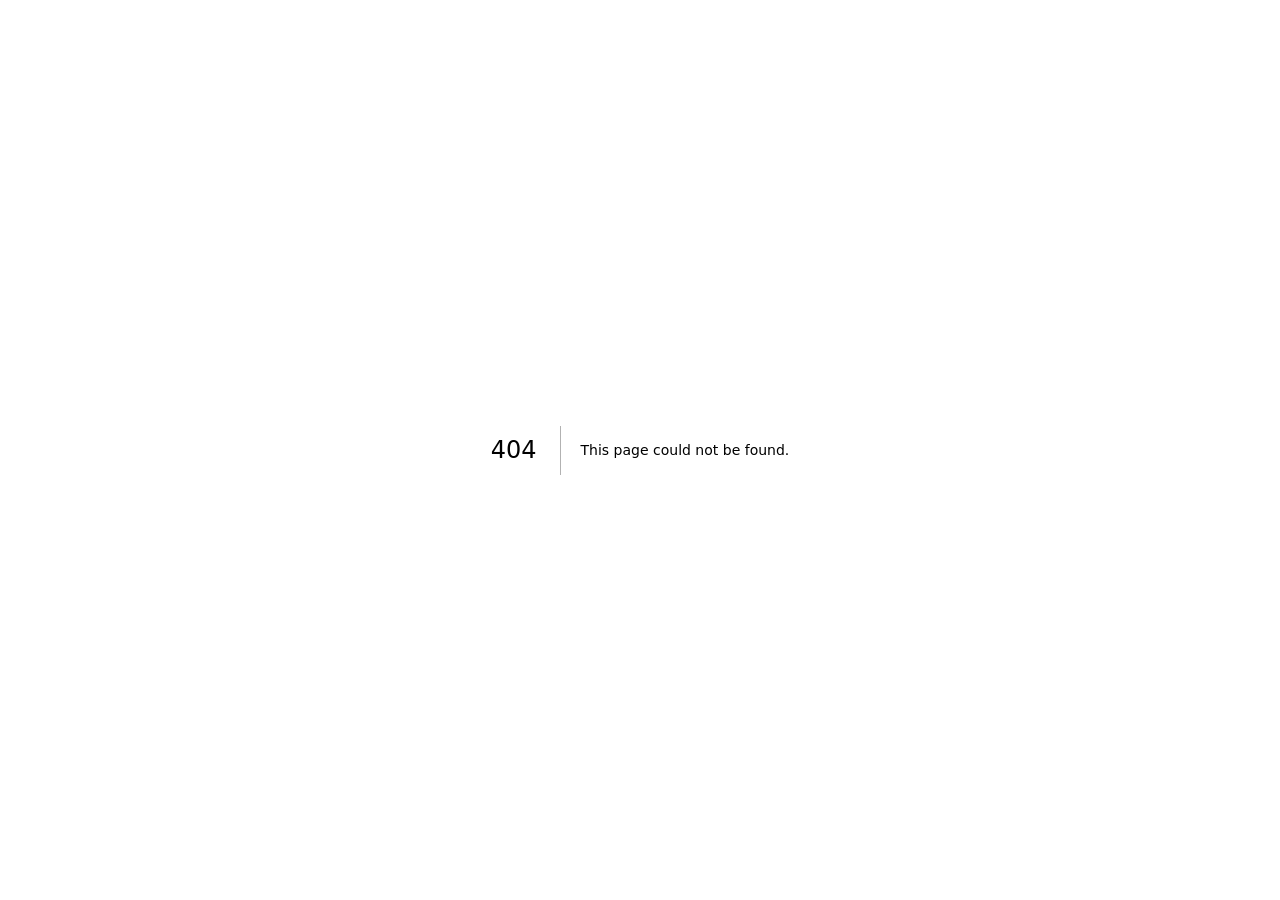
<file: APeX/404/index.html>
<!DOCTYPE html><html lang="en" class="S4wH0a_variable LINzvG_variable _6aGnIq_variable antialiased"><head><meta charSet="utf-8"/><meta name="viewport" content="width=device-width, initial-scale=1"/><link rel="stylesheet" href="/APeX/_next/static/chunks/03jnyvkh79fvm.css" data-precedence="next"/><link rel="preload" as="script" fetchPriority="low" href="/APeX/_next/static/chunks/0j1we3cwg31qe.js"/><script src="/APeX/_next/static/chunks/1c4c4qw88pm65.js" async=""></script><script src="/APeX/_next/static/chunks/39_j1bdzreq0m.js" async=""></script><script src="/APeX/_next/static/chunks/turbopack-4485ucrpu3fsx.js" async=""></script><script src="/APeX/_next/static/chunks/1ua2kfq9s-me6.js" async=""></script><meta name="robots" content="noindex"/><meta name="theme-color" content="#07101c"/><title>APeX — See how you move</title><meta name="description" content="Film your tennis strokes on your phone. APeX rebuilds your movement in 3D and measures every swing — no sensors, no wearables."/><meta property="og:title" content="APeX — See how you move"/><meta property="og:description" content="Film your tennis strokes on your phone. APeX rebuilds your movement in 3D and measures every swing — no sensors, no wearables."/><meta property="og:type" content="website"/><meta name="twitter:card" content="summary"/><meta name="twitter:title" content="APeX — See how you move"/><meta name="twitter:description" content="Film your tennis strokes on your phone. APeX rebuilds your movement in 3D and measures every swing — no sensors, no wearables."/><link rel="icon" href="/APeX/favicon.ico?favicon.117ezoe8m31dk.ico" sizes="48x48" type="image/x-icon"/><meta name="next-size-adjust" content=""/><title>404: This page could not be found.</title><script src="/APeX/_next/static/chunks/0cz1d0mv5g_q7.js" noModule=""></script></head><body><div hidden=""><!--$--><!--/$--></div><div style="font-family:system-ui,&quot;Segoe UI&quot;,Roboto,Helvetica,Arial,sans-serif,&quot;Apple Color Emoji&quot;,&quot;Segoe UI Emoji&quot;;height:100vh;text-align:center;display:flex;flex-direction:column;align-items:center;justify-content:center"><div><style>body{color:#000;background:#fff;margin:0}.next-error-h1{border-right:1px solid rgba(0,0,0,.3)}@media (prefers-color-scheme:dark){body{color:#fff;background:#000}.next-error-h1{border-right:1px solid rgba(255,255,255,.3)}}</style><h1 class="next-error-h1" style="display:inline-block;margin:0 20px 0 0;padding:0 23px 0 0;font-size:24px;font-weight:500;vertical-align:top;line-height:49px">404</h1><div style="display:inline-block"><h2 style="font-size:14px;font-weight:400;line-height:49px;margin:0">This page could not be found.</h2></div></div></div><!--$--><!--/$--><script id="_R_">(globalThis["TURBOPACK"] || (globalThis["TURBOPACK"] = [])).push({"otherChunks":["static/chunks/0j1we3cwg31qe.js","static/chunks/1c4c4qw88pm65.js","static/chunks/39_j1bdzreq0m.js"],"runtimeModuleIds":[94553]});</script><script src="/APeX/_next/static/chunks/0j1we3cwg31qe.js" async=""></script><script>(self.__next_f=self.__next_f||[]).push([0])</script><script>self.__next_f.push([1,"1:\"$Sreact.fragment\"\n2:\"/APeX/_next/static/chunks/1ua2kfq9s-me6.js\"\n3:I[39756,[\"$2\"],\"default\"]\n4:I[37457,[\"$2\"],\"default\"]\n8:I[97367,[\"$2\"],\"OutletBoundary\"]\n9:\"$Sreact.suspense\"\nb:\"ViewportBoundary\"\nc:I[97367,[\"$2\"],\"$b\"]\ne:\"MetadataBoundary\"\nf:I[97367,[\"$2\"],\"$e\"]\n11:I[68027,[\"$2\"],\"default\",1]\n:HL[\"/APeX/_next/static/chunks/03jnyvkh79fvm.css\",\"style\"]\n6:X\n7:[[\"children\",{\"s\":\"__PAGE__\",\"h\":512,\"d\":{\"r\":[\"$\",\"$1\",\"c\",{\"children\":[[[\"$\",\"title\",null,{\"children\":\"404: This page could not be found.\"}],[\"$\",\"div\",null,{\"style\":\"$0:t:t:d:r:props:children:1:props:children:props:children:props:notFound:0:1:props:style\",\"children\":[\"$\",\"div\",null,{\"children\":[[\"$\",\"style\",null,{\"dangerouslySetInnerHTML\":{\"__html\":\"body{color:#000;background:#fff;margin:0}.next-error-h1{border-right:1px solid rgba(0,0,0,.3)}@media (prefers-color-scheme:dark){body{color:#fff;background:#000}.next-error-h1{border-right:1px solid rgba(255,255,255,.3)}}\"}}],[\"$\",\"h1\",null,{\"className\":\"next-error-h1\",\"style\":\"$0:t:t:d:r:props:children:1:props:children:props:children:props:notFound:0:1:props:children:props:children:1:props:style\",\"children\":404}],[\"$\",\"div\",null,{\"style\":\"$0:t:t:d:r:props:children:1:props:children:props:children:props:notFound:0:1:props:children:props:children:2:props:style\",\"children\":[\"$\",\"h2\",null,{\"style\":\"$0:t:t:d:r:props:children:1:props:children:props:children:props:notFound:0:1:props:children:props:children:2:props:children:props:style\",\"children\":\"This page could not be found.\"}]}]]}]}]],null,[\"$\",\"$L8\",null,{\"children\":[\"$\",\"$9\",null,{\"name\":\"Next.MetadataOutlet\",\"children\":\"$@a\"}]}]]}],\"p\":false,\"v\":null}}]]\n5:[[\"children\",{\"s\":\"/_not-found\",\"h\":512,\"d\":{\"r\":[\"$\",\"$1\",\"c\",{\"children\":[null,[\"$\",\"$L3\",null,{\"parallelRouterKey\":\"children\",\"error\":\"$undefined\",\"errorStyles\":\"$undefined\",\"errorScripts\":\"$undefined\",\"template\":[\"$\",\"$L4\",null,{}],\"templateStyles\":\"$undefined\",\"templateScripts\":\"$undefined\",\"notFound\":\"$undefined\",\"forbidden\":\"$undefined\",\"unauthorized\":\"$undefined\"}]]}],\"p\":false,\"v\":\"$6\"},\"c\":\"$Q7\"}]]\n0:{\"P\":null,\"c\":[\"\",\"_not-found\",\"\"],\"q\":\"\",\"i\":false,\"t\":{\"t\":{\"s\":\"\",\"h\":528,\"d\":{\"r\":[\"$\",\"$1\",\"c\",{\"children\":[[[\"$\",\"link\",\"0\",{\"rel\":\"stylesheet\",\"href\":\"/APeX/_next/static/chunks/03jnyvkh79fvm.css\",\"precedence\":\"next\",\"crossOrigin\":\"$undefined\",\"nonce\":\"$undefined\"}],[\"$\",\"script\",\"script-0\",{\"src\":\"/APeX/_next/static/chunks/1ua2kfq9s-me6.js\",\"async\":true,\"nonce\":\"$undefined\"}]],[\"$\",\"html\",null,{\"lang\":\"en\",\"className\":\"S4wH0a_variable LINzvG_variable _6aGnIq_variable antialiased\",\"children\":[\"$\",\"body\",null,{\"children\":[\"$\",\"$L3\",null,{\"parallelRouterKey\":\"children\",\"error\":\"$undefined\",\"errorStyles\":\"$undefined\",\"errorScripts\":\"$undefined\",\"template\":[\"$\",\"$L4\",null,{}],\"templateStyles\":\"$undefined\",\"templateScripts\":\"$undefined\",\"notFound\":[[[\"$\",\"title\",null,{\"children\":\"404: This page could not be found.\"}],[\"$\",\"div\",null,{\"style\":{\"fontFamily\":\"system-ui,\\\"Segoe UI\\\",Roboto,Helvetica,Arial,sans-serif,\\\"Apple Color Emoji\\\",\\\"Segoe UI Emoji\\\"\",\"height\":\"100vh\",\"textAlign\":\"center\",\"display\":\"flex\",\"flexDirection\":\"column\",\"alignItems\":\"center\",\"justifyContent\":\"center\"},\"children\":[\"$\",\"div\",null,{\"children\":[[\"$\",\"style\",null,{\"dangerouslySetInnerHTML\":{\"__html\":\"body{color:#000;background:#fff;margin:0}.next-error-h1{border-right:1px solid rgba(0,0,0,.3)}@media (prefers-color-scheme:dark){body{color:#fff;background:#000}.next-error-h1{border-right:1px solid rgba(255,255,255,.3)}}\"}}],[\"$\",\"h1\",null,{\"className\":\"next-error-h1\",\"style\":{\"display\":\"inline-block\",\"margin\":\"0 20px 0 0\",\"padding\":\"0 23px 0 0\",\"fontSize\":24,\"fontWeight\":500,\"verticalAlign\":\"top\",\"lineHeight\":\"49px\"},\"children\":404}],[\"$\",\"div\",null,{\"style\":{\"display\":\"inline-block\"},\"children\":[\"$\",\"h2\",null,{\"style\":{\"fontSize\":14,\"fontWeight\":400,\"lineHeight\":\"49px\",\"margin\":0},\"children\":\"This page could not be found.\"}]}]]}]}]],[]],\"forbidden\":\"$undefined\",\"unauthorized\":\"$undefined\"}]}]}]]}],\"p\":false,\"v\":null},\"c\":\"$Q5\"},\"h\":{\"r\":[\"$\",\"$1\",\"h\",{\"children\":[[\"$\",\"meta\",null,{\"name\":\"robots\",\"content\":\"noindex\"}],[\"$\",\"$Lc\",null,{\"children\":\"$Ld\"}],[\"$\",\"$Lf\",null,{\"children\":[[\"$\",\"div\",null,{\"hidden\":true,\"children\":[\"$\",\"$9\",null,{\"name\":\"Next.Metadata\",\"children\":\"$L10\"}]}],null]}],[\"$\",\"meta\",null,{\"name\":\"next-size-adjust\",\"content\":\"\"}]]}],\"p\":false,\"v\":null}},\"m\":\"$undefined\",\"G\":[\"$11\",[[\"$\",\"link\",\"0\",{\"rel\":\"stylesheet\",\"href\":\"/APeX/_next/static/chunks/03jnyvkh79fvm.css\",\"precedence\":\"next\",\"crossOrigin\":\"$undefined\",\"nonce\":\"$undefined\"}]]],\"S\":true,\"r\":\"$undefined\",\"s\":\"$undefined\",\"a\":\"$undefined\",\"l\":\"$undefined\",\"p\":\"$undefined\",\"d\":\"$undefined\",\"b\":\"bWP38-bGmNEc1T-fgHP6_\"}\n6:C\nd:[[\"$\",\"meta\",\"0\",{\"charSet\":\"utf-8\"}],[\"$\",\"meta\",\"1\",{\"name\":\"viewport\",\"content\":\"width=device-width, initial-scale=1\"}],[\"$\",\"meta\",\"2\",{\"name\":\"theme-color\",\"content\":\"#07101c\"}]]\n12:I[27201,[\"$2\"],\"IconMark\"]\na:null\n10:[[\"$\",\"title\",\"0\",{\"children\":\"APeX — See how you move\"}],[\"$\",\"meta\",\"1\",{\"name\":\"description\",\"content\":\"Film your tennis strokes on your phone. APeX rebuilds your movement in 3D and measures every swing — no sensors, no wearables.\"}],[\"$\",\"meta\",\"2\",{\"property\":\"og:title\",\"content\":\"APeX — See how you move\"}],[\"$\",\"meta\",\"3\",{\"property\":\"og:description\",\"content\":\"Film your tennis strokes on your phone. APeX rebuilds your movement in 3D and measures every swing — no sensors, no wearables.\"}],[\"$\",\"meta\",\"4\",{\"property\":\"og:type\",\"content\":\"website\"}],[\"$\",\"meta\",\"5\",{\"name\":\"twitter:card\",\"content\":\"summary\"}],[\"$\",\"meta\",\"6\",{\"name\":\"twitter:title\",\"content\":\"APeX — See how you move\"}],[\"$\",\"meta\",\"7\",{\"name\":\"twitter:description\",\"content\":\"Film your tennis strokes on your phone. APeX rebuilds your movement in 3D and measures every swing — no sensors, no wearables.\"}],[\"$\",\"link\",\"8\",{\"rel\":\"icon\",\"href\":\"/APeX/favicon.ico?favicon.117ezoe8m31dk.ico\",\"sizes\":\"48x48\",\"type\":\"image/x-icon\"}],[\"$\",\"$L12\",\"9\",{}]]\n"])</script></body></html>
</file>
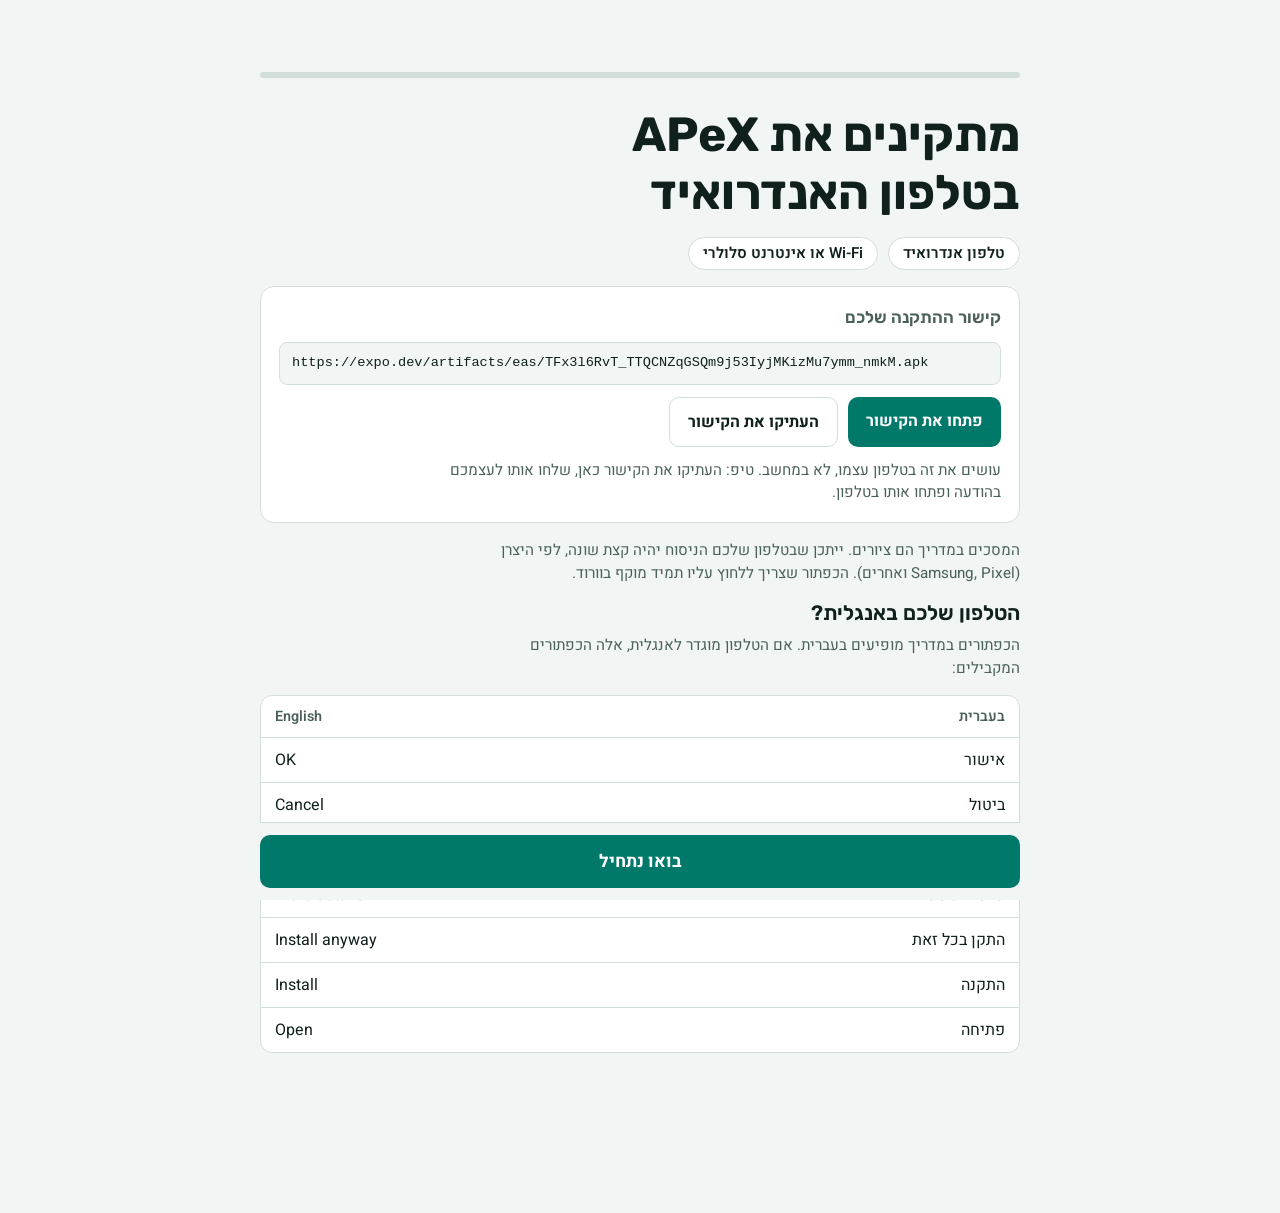
<file: APeX/guide-he.html>
<!doctype html>
<html lang="he" dir="rtl">
<head>
<meta charset="utf-8">
<meta name="viewport" content="width=device-width, initial-scale=1, viewport-fit=cover">
<meta name="robots" content="noindex, nofollow">
<style>:root{color-scheme:light;padding-top:env(safe-area-inset-top,0px);padding-bottom:env(safe-area-inset-bottom,0px)}body{margin:0;font:14px system-ui,sans-serif}img{max-width:100%}[hidden]{display:none!important}</style>
<title>מדריך APeX לאנדרואיד</title>
<script>document.documentElement.className += " js";</script>
<link rel="stylesheet" href="https://fonts.googleapis.com/css2?family=Heebo:wght@400;500;700;900&family=Roboto:wght@400;500;700&family=Rubik:wght@600;700&display=swap">
<style>
/* Layout: one calm column. Each step is a number, a plain sentence or two, and drawn phone screens with the button to press ringed in pink. */
:root {
  --bg: #F1F5F3;
  --surface: #FFFFFF;
  --ink: #10201D;
  --muted: #4B605B;
  --line: #D3DEDA;
  --accent: #00786A;
  --accent-ink: #FFFFFF;
  --tap: #E5304F;
  --note-bg: #FFF3CF;
  --note-ink: #5A4200;
  --good-bg: #DDF3EC;
  --good-ink: #0B4F43;
  --display: Rubik, Heebo, "Arial Hebrew", Arial, sans-serif;
  --body: Heebo, "Segoe UI", Arial, sans-serif;
  --phone: Roboto, Heebo, "Segoe UI", Arial, sans-serif;
  /* colours of the drawn APeX screens (these depict the real app, so they do not change with the page theme) */
  --app-bg: #07101C;
  --app-surface: #0E1E2F;
  --app-line: #1C2E40;
  --app-text: #F0F6FF;
  --app-muted: #6B7F96;
  --app-teal: #00D4BC;
  --app-on-teal: #001A18;
}
@media (prefers-color-scheme: dark) {
  :root:not([data-theme="light"]) {
    --bg: #0A1311; --surface: #111F1C; --ink: #E8F2EF; --muted: #9DB2AC; --line: #243A35;
    --accent: #3FD9C4; --accent-ink: #00201B; --tap: #FF5C78;
    --note-bg: #2D2510; --note-ink: #F0D98F; --good-bg: #12362F; --good-ink: #A9ECDD;
    color-scheme: dark;
  }
}
:root[data-theme="dark"] {
  --bg: #0A1311; --surface: #111F1C; --ink: #E8F2EF; --muted: #9DB2AC; --line: #243A35;
  --accent: #3FD9C4; --accent-ink: #00201B; --tap: #FF5C78;
  --note-bg: #2D2510; --note-ink: #F0D98F; --good-bg: #12362F; --good-ink: #A9ECDD;
  color-scheme: dark;
}

* { box-sizing: border-box; }
body {
  background: var(--bg); color: var(--ink);
  font-family: var(--body); font-size: 18px; line-height: 1.5;
  padding-block: 28px 64px;
  padding-left: max(16px, env(safe-area-inset-left, 0px));
  padding-right: max(16px, env(safe-area-inset-right, 0px));
}
main { max-width: 760px; margin: 0 auto; display: flex; flex-direction: column; gap: 48px; }
h1, h2, h3 { font-family: var(--display); text-wrap: balance; line-height: 1.2; margin: 0; }
h1 { font-size: clamp(2rem, 7vw, 3rem); font-weight: 700; }
h2 { font-size: clamp(1.5rem, 5vw, 2rem); font-weight: 700; }
h3 { font-size: 1.3rem; font-weight: 600; }
p { margin: 0; max-width: 62ch; }
a { color: var(--accent); }
:focus-visible { outline: 3px solid var(--tap); outline-offset: 3px; border-radius: 4px; }

.lede { font-size: 1.2rem; color: var(--muted); }
.facts { display: flex; flex-wrap: wrap; gap: 8px 10px; margin: 0; padding: 0; list-style: none; }
.facts li { background: var(--surface); border: 1px solid var(--line); border-radius: 999px; padding: 4px 14px; font-size: .95rem; font-weight: 600; }

.hero { display: flex; flex-direction: column; gap: 16px; }
.linkcard { background: var(--surface); border: 1px solid var(--line); border-radius: 14px; padding: 18px; display: flex; flex-direction: column; gap: 12px; }
.linkcard b { font-family: var(--display); font-size: 1.05rem; color: var(--muted); font-weight: 600; }
.linkcard code { direction: ltr; text-align: left; display: block; font-size: .85rem; word-break: break-all; background: var(--bg); border: 1px solid var(--line); border-radius: 8px; padding: 10px 12px; user-select: all; }
.row { display: flex; flex-wrap: wrap; gap: 10px; }
.btn { font: 700 1rem var(--body); border: 0; border-radius: 10px; padding: 12px 18px; cursor: pointer; text-decoration: none; display: inline-block; }
.btn.main { background: var(--accent); color: var(--accent-ink); }
.btn.alt { background: transparent; color: var(--ink); border: 1px solid var(--line); }
.small { font-size: .95rem; color: var(--muted); }

.contents { display: grid; grid-template-columns: repeat(auto-fit, minmax(200px, 1fr)); gap: 10px; margin: 0; padding: 0; list-style: none; }
.contents a { display: block; background: var(--surface); border: 1px solid var(--line); border-radius: 12px; padding: 12px 14px; text-decoration: none; color: var(--ink); font-weight: 600; height: 100%; }
.contents span { display: block; font-size: .85rem; color: var(--muted); font-weight: 400; }

section { display: flex; flex-direction: column; gap: 28px; scroll-margin-top: 16px; }
section > div:first-child { display: flex; flex-direction: column; gap: 10px; }
.intro { color: var(--muted); }

.step { display: grid; grid-template-columns: 52px minmax(0, 1fr); gap: 4px 14px; }
.num { font-family: var(--display); font-weight: 700; font-size: 2.6rem; line-height: 1; color: var(--accent); }
.step > div { display: flex; flex-direction: column; gap: 12px; min-width: 0; }
@media (max-width: 460px) { .step { grid-template-columns: 1fr; } .num { font-size: 2rem; } }

.note { background: var(--note-bg); color: var(--note-ink); border-radius: 12px; padding: 12px 16px; font-size: 1rem; max-width: 62ch; }
.good { background: var(--surface); border: 1px solid var(--line); border-radius: 12px; padding: 12px 16px; max-width: 62ch; }

/* ---------- drawn phones ---------- */
.phones { display: flex; flex-wrap: wrap; gap: 18px 12px; }
.phone { margin: 0; width: 170px; }
.phone figcaption { font-size: .85rem; line-height: 1.3; color: var(--muted); margin-top: 8px; }
.frame { height: 310px; border: 6px solid #1A2421; border-radius: 26px; overflow: hidden; background: #fff; box-shadow: 0 0 0 1px var(--line); }
.scr { direction: ltr; height: 100%; display: flex; flex-direction: column; font: 400 10.5px/1.35 var(--phone); color: #1C1B1F; }
.scr::before { content: "12:30"; display: block; padding: 6px 12px 2px; font-size: 9px; font-weight: 500; }
.scr.app { background: var(--app-bg); color: var(--app-text); }
.scr.dimmed { background: #9BA7AD; }

.hit { position: relative; box-shadow: 0 0 0 2px #fff, 0 0 0 4.5px var(--tap); border-radius: 8px; }
.hit::after { content: "לחצו"; position: absolute; top: -10px; right: -7px; background: var(--tap); color: #fff; font: 700 8px/1 Heebo, var(--phone); padding: 2.5px 5px; border-radius: 6px; direction: rtl; }
.hit.pill { border-radius: 999px; }

/* android dialogs */
.dlg-wrap { flex: 1; display: flex; align-items: center; padding: 12px; }
.dlg { background: #fff; border-radius: 18px; padding: 14px; width: 100%; }
.dlg h4 { margin: 0 0 6px; font-size: 12.5px; font-weight: 500; }
.dlg p { font-size: 10px; color: #49454F; margin: 0 0 12px; }
.dlg .btns { display: flex; justify-content: flex-end; gap: 12px; align-items: center; font-weight: 500; color: #00639B; }
.dlg .btns span { padding: 4px 6px; }
.dlg .btns .fill { background: #00639B; color: #fff; border-radius: 999px; padding: 5px 12px; }
.shield { width: 22px; height: 26px; background: #1E8E3E; border-radius: 3px 3px 12px 12px; margin-bottom: 8px; }
.appicon { width: 34px; height: 34px; border-radius: 9px; background: var(--app-bg); color: var(--app-teal); font: 700 17px/34px var(--phone); text-align: center; margin-bottom: 8px; }

/* browser */
.url { margin: 2px 8px 8px; background: #ECEFF1; border-radius: 14px; padding: 5px 10px; font-size: 9px; color: #444; white-space: nowrap; overflow: hidden; text-overflow: ellipsis; }
.page { padding: 8px 14px; display: flex; flex-direction: column; gap: 8px; }
.page h5 { margin: 0; font-size: 14px; font-weight: 700; }
.page .meta { color: #607D8B; font-size: 9.5px; }
.bigbtn { background: #111; color: #fff; text-align: center; padding: 9px; border-radius: 8px; font-weight: 700; font-size: 12px; margin-top: 6px; }
.snack { margin: auto 10px 12px; background: #322F35; color: #F4EFF4; border-radius: 6px; padding: 10px 12px; display: flex; justify-content: space-between; align-items: center; font-size: 10px; }
.snack b { color: #D0BCFF; font-weight: 500; padding: 2px 4px; }

/* settings lists */
.list h4 { margin: 8px 14px 12px; font-size: 16px; font-weight: 400; }
.list .item { padding: 9px 14px; display: flex; align-items: center; justify-content: space-between; gap: 8px; }
.list .item small { display: block; color: #6B6B70; font-size: 9px; }
.list .item.hit { margin: 0 8px; padding: 9px 6px; }
.sw { display: block; width: 30px; height: 17px; border-radius: 9px; background: #C9C5CA; position: relative; flex: none; }
.sw::after { content: ""; position: absolute; top: 2.5px; left: 2.5px; width: 12px; height: 12px; border-radius: 50%; background: #fff; }
.sw.on { background: #00639B; }
.sw.on::after { left: 15.5px; }
.swh { display: block; line-height: 0; border-radius: 10px; flex: none; }
.chev { color: #8A8A90; }

/* apex screens */
.ap { padding: 8px 12px; display: flex; flex-direction: column; gap: 8px; flex: 1; min-height: 0; }
.logo { font: 900 30px/1 var(--phone); letter-spacing: .12em; color: var(--app-teal); text-align: center; margin-top: 12px; }
.tag { text-align: center; color: var(--app-muted); font-size: 6.5px; letter-spacing: .22em; font-weight: 700; }
.lbl { color: var(--app-muted); font-size: 7.5px; letter-spacing: .14em; font-weight: 700; }
.fld { background: var(--app-surface); border: 1px solid var(--app-line); border-radius: 7px; padding: 7px 9px; color: var(--app-muted); font-size: 10px; }
.abtn { background: var(--app-teal); color: var(--app-on-teal); text-align: center; font-weight: 900; letter-spacing: .15em; font-size: 10px; padding: 8px; border-radius: 8px; opacity: .55; }
.alink { text-align: center; color: var(--app-muted); font-size: 8px; }
.alink b { color: var(--app-teal); font-weight: 700; padding: 1px 3px; white-space: nowrap; }
.cards { display: flex; gap: 6px; }
.card { flex: 1; background: var(--app-surface); border: 1px solid var(--app-line); border-radius: 9px; padding: 8px 6px; text-align: center; font-weight: 900; font-size: 8.5px; letter-spacing: .1em; }
.card.sel { border-color: var(--app-teal); color: var(--app-teal); }
.chip { align-self: flex-start; background: var(--app-teal); color: var(--app-on-teal); font-weight: 700; font-size: 9.5px; padding: 4px 10px; border-radius: 8px; }
.topbar { display: flex; gap: 5px; align-items: center; padding: 6px 10px; border-bottom: 1px solid var(--app-line); }
.ib { width: 22px; height: 22px; border-radius: 6px; background: var(--app-surface); border: 1px solid var(--app-line); display: grid; place-items: center; font-size: 10px; color: var(--app-muted); }
.tb { white-space: nowrap; margin-left: auto; background: var(--app-surface); border: 1px solid var(--app-line); border-radius: 7px; padding: 5px 7px; font-weight: 900; font-size: 8px; letter-spacing: .06em; }
.tb.rec { background: var(--app-teal); color: var(--app-on-teal); border-color: var(--app-teal); margin-left: 0; }
.kick { color: var(--app-muted); font-size: 7.5px; letter-spacing: .25em; font-weight: 700; }
.big { font-size: 17px; font-weight: 800; }
.banner { background: var(--app-surface); border: 1px solid var(--app-line); border-radius: 9px; padding: 9px 10px; display: flex; align-items: center; justify-content: space-between; font-weight: 600; font-size: 10px; }
.dot { width: 7px; height: 7px; border-radius: 50%; background: var(--app-teal); }
.video { flex: 1; background: linear-gradient(180deg, #243746, #0E1822); position: relative; overflow: hidden; }
.person { position: absolute; left: 50%; bottom: 0; transform: translateX(-50%); width: 34px; height: 150px; background: #3E5568; border-radius: 17px 17px 4px 4px; }
.person::before { content: ""; position: absolute; top: -20px; left: 7px; width: 20px; height: 20px; border-radius: 50%; background: #3E5568; }
.rhead { text-align: center; color: var(--app-teal); font-weight: 900; font-size: 10px; letter-spacing: .08em; padding: 8px 0; }
.round { width: 34px; height: 34px; border-radius: 50%; display: grid; place-items: center; font-weight: 700; font-size: 15px; }
.round.no { background: var(--app-surface); color: var(--app-text); border: 1px solid var(--app-line); }
.round.yes { background: var(--app-teal); color: var(--app-on-teal); }
.rbar { display: flex; justify-content: center; gap: 26px; padding: 10px 0 14px; background: var(--app-bg); }
.res { background: var(--app-surface); border: 1px solid var(--app-line); border-radius: 9px; padding: 8px 10px; display: flex; flex-direction: column; gap: 6px; }
.res .t { display: flex; justify-content: space-between; align-items: baseline; font-weight: 700; font-size: 9.5px; }
.res .t em { font-style: normal; font-weight: 900; font-size: 15px; color: var(--app-teal); }
.bar { height: 5px; border-radius: 3px; background: var(--app-line); overflow: hidden; }
.bar i { display: block; height: 100%; background: var(--app-teal); }
.tag2 { align-self: flex-start; font-size: 7.5px; font-weight: 700; letter-spacing: .08em; padding: 2px 6px; border-radius: 6px; background: #0E3B38; color: var(--app-teal); }
.example { text-align: center; color: var(--app-muted); font-size: 8px; letter-spacing: .1em; font-weight: 700; }

/* outline demo */
.demo { display: grid; grid-template-columns: repeat(auto-fit, minmax(210px, 1fr)); gap: 12px; }
.demo div { background: var(--app-bg); border-radius: 12px; padding: 14px 16px; display: flex; flex-direction: column; gap: 4px; }
.demo small { color: #9FB1C6; font: 600 .85rem var(--body); }
.demo .ok { font: 700 1.5rem var(--body); color: #AFC0D3; }
.demo .bad { font: 700 1.5rem var(--body); color: #6B7F96; -webkit-text-stroke: 3px #fff; paint-order: stroke fill; }

/* what the numbers mean */
.metrics { display: grid; grid-template-columns: repeat(auto-fit, minmax(260px, 1fr)); gap: 14px; }
.metric { background: var(--surface); border: 1px solid var(--line); border-radius: 14px; padding: 16px 18px; display: flex; flex-direction: column; gap: 6px; }
.metric h3 { font-size: 1.3rem; }
table { border-collapse: collapse; width: 100%; font-size: 1rem; }
.scroll { overflow-x: auto; background: var(--surface); border: 1px solid var(--line); border-radius: 12px; }
th, td { text-align: start; padding: 10px 14px; border-bottom: 1px solid var(--line); vertical-align: top; }
th { font: 600 .9rem var(--body); color: var(--muted); }
tr:last-child td { border-bottom: 0; }

details { background: var(--surface); border: 1px solid var(--line); border-radius: 12px; padding: 0 16px; }
details + details { margin-top: 10px; }
summary { cursor: pointer; font-weight: 700; padding: 14px 0; list-style-position: outside; }
details p { padding-bottom: 14px; }
footer { color: var(--muted); font-size: .9rem; }
@media (prefers-reduced-motion: reduce) { * { scroll-behavior: auto !important; } }

.rtl { direction: rtl; }
.en { direction: ltr; unicode-bidi: isolate; display: inline; }
.dict td:nth-child(2) { direction: ltr; text-align: left; }
.dict th:nth-child(2) { text-align: left; }

.file { border: 1px solid #CFD8DC; border-radius: 10px; padding: 10px 12px; display: flex; flex-direction: column; gap: 6px; margin-top: 8px; }
.file b { font-size: 12px; }
.file span { color: #607D8B; font-size: 9.5px; }
.prog { height: 4px; border-radius: 2px; background: #E0E6E9; overflow: hidden; }
.prog i { display: block; width: 62%; height: 100%; background: #00639B; }
/* ---- one stage at a time ---- */
[hidden] { display: none !important; }
h2:focus, h3:focus { outline: none; }
body::before { content: ""; position: fixed; inset: 0 0 auto; height: env(safe-area-inset-top, 0px); z-index: 20; background: var(--bg); }
main { gap: 18px; }
.wbar, .nav { flex: none; }
.wbar { position: sticky; top: env(safe-area-inset-top, 0px); z-index: 15; background: var(--bg); padding-block: 8px 10px; display: flex; flex-direction: column; gap: 8px; }
.bartop { display: flex; justify-content: flex-end; align-items: center; gap: 12px; font-size: .95rem; font-weight: 600; color: var(--muted); min-height: 28px; }
.link { background: none; border: 0; color: var(--accent); font: 600 .95rem var(--body); cursor: pointer; padding: 4px 0; }
.track { height: 6px; border-radius: 3px; background: var(--line); overflow: hidden; }
.track i { display: block; height: 100%; width: 0; background: var(--accent); border-radius: 3px; transition: width .25s ease; }
.js .stage { display: none; }
.js .stage.on { display: block; }
@media (prefers-reduced-motion: no-preference) { .js .stage.on { animation: rise .25s ease; } }
@keyframes rise { from { opacity: 0; transform: translateY(8px); } to { opacity: 1; transform: none; } }
.stage:not(:last-child) { margin-bottom: 0; }
.kicker { font: 600 .95rem var(--body); color: var(--accent); margin-bottom: 8px; }
.kicker:empty { display: none; }
.stagebody { display: flex; flex-direction: column; gap: 16px; min-width: 0; }
.lead { display: flex; flex-direction: column; gap: 8px; padding-bottom: 16px; border-bottom: 1px solid var(--line); }
.nav { position: sticky; bottom: env(safe-area-inset-bottom, 0px); z-index: 15; background: var(--bg); display: flex; gap: 10px; padding-block: 12px; border-top: 1px solid var(--line); }
.nav .btn { flex: 1; font-size: 1.1rem; padding: 14px 18px; }
.nav #back { flex: 0 0 auto; }
.gate { display: flex; flex-direction: column; gap: 10px; }
.gate .btn { font-size: 1.05rem; padding: 14px 18px; text-align: center; }
.plan { list-style: none; margin: 0; padding: 0; display: flex; flex-direction: column; gap: 8px; }
.plan li { background: var(--surface); border: 1px solid var(--line); border-radius: 12px; padding: 12px 14px; }
.plan b { display: block; }
.plan span { display: block; font-size: .9rem; color: var(--muted); }
.goodbig { background: var(--good-bg); color: var(--good-ink); border-radius: 12px; padding: 16px; display: flex; flex-direction: column; gap: 4px; }
.goodbig b { font-family: var(--display); font-size: 1.5rem; }
</style>
</head>
<body>
<main dir="rtl" lang="he"><div class="wbar"><div class="bartop"><button class="link" id="restart" type="button" hidden>מההתחלה</button></div><div class="track" id="track" role="progressbar" aria-label="התקדמות" aria-valuemin="0" aria-valuemax="100" aria-valuenow="0"><i id="fill"></i></div></div><div id="stages"><article class="stage" data-kind="start"><div class="stagebody">
    <h1>מתקינים את APeX בטלפון האנדרואיד</h1>
    <ul class="facts">
      <li>טלפון אנדרואיד</li>
      <li>Wi-Fi או אינטרנט סלולרי</li>
    </ul>
    <div class="linkcard">
      <b>קישור ההתקנה שלכם</b>
      <code id="link">https://expo.dev/artifacts/eas/TFx3l6RvT_TTQCNZqGSQm9j53IyjMKizMu7ymm_nmkM.apk</code>
      <div class="row">
        <a class="btn main" id="open" href="https://expo.dev/artifacts/eas/TFx3l6RvT_TTQCNZqGSQm9j53IyjMKizMu7ymm_nmkM.apk">פתחו את הקישור</a>
        <button class="btn alt" id="copy" type="button">העתיקו את הקישור</button>
      </div>
      <p class="small" id="copied" aria-live="polite">עושים את זה בטלפון עצמו, לא במחשב. טיפ: העתיקו את הקישור כאן, שלחו אותו לעצמכם בהודעה ופתחו אותו בטלפון.</p>
    </div>
    <p class="small">המסכים במדריך הם ציורים. ייתכן שבטלפון שלכם הניסוח יהיה קצת שונה, לפי היצרן (Samsung, Pixel ואחרים). הכפתור שצריך ללחוץ עליו תמיד מוקף בוורוד.</p>

    <h3>הטלפון שלכם באנגלית?</h3>
    <p class="small" style="margin-top:-8px">הכפתורים במדריך מופיעים בעברית. אם הטלפון מוגדר לאנגלית, אלה הכפתורים המקבילים:</p>
    <div class="scroll"><table class="dict">
      <thead><tr><th>בעברית</th><th>English</th></tr></thead>
      <tbody>
        <tr><td>אישור</td><td>OK</td></tr>
        <tr><td>ביטול</td><td>Cancel</td></tr>
        <tr><td>הגדרות</td><td>Settings</td></tr>
        <tr><td>פרטים נוספים</td><td>More details</td></tr>
        <tr><td>התקן בכל זאת</td><td>Install anyway</td></tr>
        <tr><td>התקנה</td><td>Install</td></tr>
        <tr><td>פתיחה</td><td>Open</td></tr>
      </tbody>
    </table></div>

    
  </div></article>
<article class="stage"><div class="stagebody"><div class="lead"><h2>חלק 1. מתקינים את האפליקציה</h2><p class="intro">APeX עדיין לא נמצאת בחנות Play, ולכן הטלפון מבקש כמה אישורים נוספים.</p></div>
        <h3>פותחים את הקישור</h3>
        <p>פתחו את קישור ההתקנה בטלפון. קובץ האפליקציה של APeX מתחיל לרדת מעצמו.</p>
        <div class="phones">
          <figure class="phone"><div class="frame"><div class="scr">
            <div class="url">expo.dev/artifacts/eas/…</div>
            <div class="page"><div class="file"><b>APeX.apk</b><span>Downloading…</span><div class="prog"><i></i></div></div></div>
          </div></div><figcaption>ההורדה מתחילה בדפדפן.</figcaption></figure>
        </div></div></article>
<article class="stage"><div class="stagebody">
        <h3>אם הטלפון שואל אם לשמור את הקובץ, מאשרים</h3>
        <p>ההודעה הזו מופיעה בכל אפליקציה שלא מגיעה מחנות Play. לחצו על <b>אישור</b> או על <b>הורד בכל זאת</b>.</p>
        <div class="phones">
          <figure class="phone"><div class="frame"><div class="scr dimmed rtl">
            <div class="dlg-wrap"><div class="dlg">
              <h4>להוריד את הקובץ?</h4>
              <p>סוג הקובץ הזה עלול לגרום נזק למכשיר שלך. לשמור את הקובץ בכל זאת?</p>
              <div class="btns"><span class="hit">אישור</span><span>ביטול</span></div>
            </div></div>
          </div></div><figcaption>הניסוח משתנה בין טלפונים. בחרו באפשרות ששומרת את הקובץ.</figcaption></figure>
        </div></div></article>
<article class="stage"><div class="stagebody">
        <h3>פותחים את הקובץ שירד</h3>
        <p>כשההורדה מסתיימת, מופיעה הודעה בתחתית המסך. לחצו על <b>פתיחה</b>. אם היא נעלמה, משכו את סרגל ההתראות מלמעלה ולחצו על ההורדה שהסתיימה.</p>
        <div class="phones">
          <figure class="phone"><div class="frame"><div class="scr">
            <div class="url">expo.dev/artifacts/eas/…</div>
            <div class="page"><div class="file"><b>APeX.apk</b><span>Downloaded</span><div class="prog"><i></i></div></div></div>
            <div class="snack rtl"><span>ההורדה הושלמה</span><b class="hit">פתיחה</b></div>
          </div></div><figcaption>ההודעה בתחתית המסך.</figcaption></figure>
        </div></div></article>
<article class="stage"><div class="stagebody">
        <h3>מאפשרים לדפדפן להתקין אפליקציות</h3>
        <p>לחצו על <b>הגדרות</b>, ואז הפעילו את <b>אפשר ממקור זה</b>. חזרו אחורה בעזרת החץ כדי להמשיך בהתקנה.</p>
        <div class="phones">
          <figure class="phone"><div class="frame"><div class="scr dimmed rtl">
            <div class="dlg-wrap"><div class="dlg">
              <h4>ההתקנה נחסמה</h4>
              <p>מטעמי אבטחה, הטלפון שלך לא מורשה להתקין אפליקציות לא ידועות ממקור זה.</p>
              <div class="btns"><span class="hit">הגדרות</span><span>ביטול</span></div>
            </div></div>
          </div></div><figcaption>קודם מופיעה ההודעה הזו. לוחצים על הגדרות.</figcaption></figure>
          <figure class="phone"><div class="frame"><div class="scr list rtl">
            <h4>התקנת אפליקציות לא ידועות</h4>
            <div class="item"><span>Chrome<small>הדפדפן שלך</small></span></div>
            <div class="item"><span>אפשר ממקור זה</span><span class="hit swh"><span class="sw on"></span></span></div>
          </div></div><figcaption>אחר כך מפעילים את המתג וחוזרים אחורה.</figcaption></figure>
        </div></div></article>
<article class="stage"><div class="stagebody">
        <h3>אם Play Protect מזהיר, בוחרים התקן בכל זאת</h3>
        <p>לחצו על <b>פרטים נוספים</b> ואז על <b>התקן בכל זאת</b>. הניסוח משתנה בין טלפונים.</p>
        <div class="phones">
          <figure class="phone"><div class="frame"><div class="scr dimmed rtl">
            <div class="dlg-wrap"><div class="dlg">
              <div class="shield"></div>
              <h4>Play Protect</h4>
              <p>Play Protect לא מזהה את המפתח של האפליקציה הזו.</p>
              <div class="btns"><span class="fill">אישור</span><span class="hit">פרטים נוספים</span></div>
            </div></div>
          </div></div><figcaption>לחצו על פרטים נוספים.</figcaption></figure>
          <figure class="phone"><div class="frame"><div class="scr dimmed rtl">
            <div class="dlg-wrap"><div class="dlg">
              <div class="shield"></div>
              <h4>אפליקציה לא מזוהה</h4>
              <p>האפליקציה לא נסרקה על ידי Google. אפשר עדיין להתקין אותה.</p>
              <div class="btns"><span class="fill">הבנתי</span><span class="hit">התקן בכל זאת</span></div>
            </div></div>
          </div></div><figcaption>ואז על התקן בכל זאת.</figcaption></figure>
        </div></div></article>
<article class="stage"><div class="stagebody">
        <h3>לוחצים על התקנה ואז על פתיחה</h3>
        <p>הטלפון שואל אם להתקין את APeX. לחצו על <b>התקנה</b>. אחרי כמה שניות לחצו על <b>פתיחה</b>. מעכשיו תמצאו את APeX יחד עם שאר האפליקציות.</p>
        <div class="phones">
          <figure class="phone"><div class="frame"><div class="scr rtl">
            <div class="dlg-wrap"><div class="dlg" style="box-shadow:none;padding:6px 8px">
              <div class="appicon">A</div>
              <h4>להתקין את האפליקציה?</h4>
              <p>APeX</p>
              <div class="btns"><span class="hit">התקנה</span><span>ביטול</span></div>
            </div></div>
          </div></div><figcaption>לחצו על התקנה.</figcaption></figure>
          <figure class="phone"><div class="frame"><div class="scr rtl">
            <div class="dlg-wrap"><div class="dlg" style="box-shadow:none;padding:6px 8px">
              <div class="appicon">A</div>
              <h4>האפליקציה הותקנה</h4>
              <p>APeX מוכנה לשימוש.</p>
              <div class="btns"><span class="hit">פתיחה</span><span>סיום</span></div>
            </div></div>
          </div></div><figcaption>ואז על פתיחה.</figcaption></figure>
        </div></div></article>
<article class="stage" data-kind="gate"><div class="stagebody"><div class="lead"><h2>חלק 2. טלפוני Samsung: הגדרה אחת</h2><p class="intro">בטלפוני Samsung יש הגדרת נגישות שמציירת מסגרת לבנה סביב האותיות בכל אפליקציה, וזה מקשה על הקריאה ב-APeX. אפשר לכבות אותה בהגדרות הטלפון. אם האותיות אצלכם נראות רגילות, דלגו על החלק הזה.</p></div><div class="demo" aria-label="דוגמה לטקסט רגיל ולטקסט עם מסגרת">
      <div><small>רגיל</small><span class="ok">Swing range</span></div>
      <div><small>עם מסגרת (ההגדרה פועלת)</small><span class="bad">Swing range</span></div>
    </div><div class="gate"><button class="btn main" type="button" data-act="yes">יש לי טלפון Samsung</button><button class="btn alt" type="button" data-act="no">אין לי, מדלגים על החלק הזה</button></div></div></article>
<article class="stage" data-optional><div class="stagebody">
        <h3>פותחים הגדרות, ואז נגישות, ואז שיפורי ראייה</h3>
        <p>מצאו את אפליקציית <b>הגדרות</b> (הגלגל האפור). גללו אל <b>נגישות</b>, לחצו עליה, ואז לחצו על <b>שיפורי ראייה</b> (באנגלית: <span class="en">Visibility enhancements</span>).</p>
        <div class="phones">
          <figure class="phone"><div class="frame"><div class="scr list rtl">
            <h4>נגישות</h4>
            <div class="item"><span>קורא מסך</span><span class="chev">‹</span></div>
            <div class="item hit"><span>שיפורי ראייה</span><span class="chev">‹</span></div>
            <div class="item"><span>שיפורי שמיעה</span><span class="chev">‹</span></div>
            <div class="item"><span>אינטראקציה וזריזות</span><span class="chev">‹</span></div>
          </div></div><figcaption>הגדרות, ואז נגישות.</figcaption></figure>
        </div>
        <p class="note">לא מוצאים? בהגדרות לחצו על הזכוכית המגדלת וחפשו <b>ניגודיות גבוהה</b> (או <span class="en">high contrast</span>). הניסוח משתנה בין דגמים וגרסאות.</p></div></article>
<article class="stage" data-optional><div class="stagebody">
        <h3>מכבים את גופנים בניגודיות גבוהה</h3>
        <p>לחצו על המתג ליד <b>גופנים בניגודיות גבוהה</b> (<span class="en">High contrast fonts</span>) כדי שיהפוך לאפור. פתחו שוב את APeX. האותיות כבר רגילות.</p>
        <div class="phones">
          <figure class="phone"><div class="frame"><div class="scr list rtl">
            <h4>שיפורי ראייה</h4>
            <div class="item"><span>ערכת נושא בניגודיות גבוהה</span><span class="sw"></span></div>
            <div class="item"><span>גופנים בניגודיות גבוהה</span><span class="hit swh"><span class="sw on"></span></span></div>
            <div class="item"><span>הצגת צורות כפתורים</span><span class="sw"></span></div>
          </div></div><figcaption>לחצו על המתג הכחול. הוא הופך לאפור.</figcaption></figure>
        </div>
        <p class="small">יצרנים אחרים קוראים לזה אולי "טקסט בניגודיות גבוהה" (<span class="en">High contrast text</span>). שנו את ההגדרה רק אם האותיות ב-APeX נראות עם מסגרת.</p></div></article>
<article class="stage"><div class="stagebody"><div class="lead"><h2>חלק 3. פותחים חשבון ושולחים סרטון</h2><p class="intro">פותחים חשבון ושולחים את הסרטון הראשון. האפליקציה עצמה באנגלית, ולכן שמות הכפתורים שלה כתובים כאן באנגלית.</p></div>
        <h3>פותחים חשבון</h3>
        <p>פתחו את APeX. במסך הראשון לחצו על <b class="en">Create one</b> בתחתית.</p>
        <div class="phones">
          <figure class="phone"><div class="frame"><div class="scr app"><div class="ap">
            <div class="logo">APeX</div>
            <div class="tag">ATHLETIC PERFORMANCE EXCELLENCE</div>
            <div class="lbl" style="margin-top:6px">EMAIL</div><div class="fld">you@example.com</div>
            <div class="lbl">PASSWORD</div><div class="fld">••••••••</div>
            <div class="abtn">LOG IN</div>
            <div class="alink">Don't have an account? <b class="hit">Create one</b></div>
          </div></div></div><figcaption>המסך הראשון של APeX.</figcaption></figure>
        </div></div></article>
<article class="stage"><div class="stagebody">
        <h3>בוחרים תפקיד ובודקים את הענף</h3>
        <p>בחרו <b class="en">ATHLETE</b> כדי לצלם את הסווינגים של עצמכם. בחרו <b class="en">MANAGER</b> אם אתם מנהלים קבוצת שחקנים ורוצים לראות את כולם. אם מאמן נתן לכם קוד הזמנה, הקלידו אותו כשתתבקשו. ודאו שהענף הראשי הוא <b class="en">Tennis</b>, ואז מלאו שם, אימייל וסיסמה.</p>
        <div class="phones">
          <figure class="phone"><div class="frame"><div class="scr app"><div class="ap">
            <div class="kick">CREATE ACCOUNT</div>
            <div class="lbl" style="font-size:9px;letter-spacing:.02em;color:var(--app-text);font-weight:700">I am joining as a…</div>
            <div class="cards"><div class="card">MANAGER</div><div class="card sel hit">ATHLETE</div></div>
            <div class="lbl" style="font-size:9px;letter-spacing:.02em;color:var(--app-text);font-weight:700;margin-top:4px">What's your main sport?</div>
            <div class="chip">Tennis</div>
            <div class="lbl" style="margin-top:4px">FULL NAME</div><div class="fld">Your name</div>
          </div></div></div><figcaption>בוחרים תפקיד. Tennis אמור להיות מסומן כבר.</figcaption></figure>
        </div></div></article>
<article class="stage"><div class="stagebody">
        <h3>מצלמים סווינג</h3>
        <p>במסך הראשי לחצו על <b class="en">RECORD</b> למעלה. בפעם הראשונה הטלפון יבקש רשות להשתמש במצלמה. בחרו <b>בזמן השימוש באפליקציה</b>. ההקלטה מתחילה אחרי ספירה לאחור קצרה ונעצרת מעצמה אחרי 20 שניות. כדי להשתמש בסרטון שכבר נמצא בטלפון, לחצו על <b class="en">UPLOAD</b>.</p>
        <div class="phones">
          <figure class="phone"><div class="frame"><div class="scr app">
            <div class="topbar"><span class="ib">⏻</span><span class="tb">UPLOAD ↑</span><span class="tb rec hit">RECORD ●</span></div>
            <div class="ap">
              <div class="kick" style="margin-top:6px">OVERVIEW</div>
              <div class="big">Your name</div>
              <div class="banner"><span>Last swing</span><span class="dot"></span></div>
            </div>
          </div></div><figcaption>החלק העליון של המסך הראשי.</figcaption></figure>
        </div>
        <div class="note"><b>כדי לקבל תוצאה טובה:</b> שהגוף כולו יהיה בתמונה, מהראש עד הרגליים. השעינו את הטלפון על תיק או גדר כדי שלא יזוז. הקפידו על תאורה טובה ועל כך שאין אחרים בתמונה. כמה סווינגים בסרטון אחד זה בסדר.</div></div></article>
<article class="stage"><div class="stagebody">
        <h3>בודקים את הסרטון ושולחים</h3>
        <p>כשההקלטה מסתיימת תראו את הסרטון ואת המילים <b class="en">READY TO RUMBLE?</b> לחצו על הוי כדי לשלוח. לחצו על האיקס כדי למחוק ולצלם שוב.</p>
        <div class="phones">
          <figure class="phone"><div class="frame"><div class="scr app">
            <div class="rhead">READY TO RUMBLE?</div>
            <div class="video"><div class="person"></div></div>
            <div class="rbar"><span class="round no">✕</span><span class="round yes hit pill">✓</span></div>
          </div></div><figcaption>הוי שולח. איקס מצלם מחדש.</figcaption></figure>
        </div></div></article>
<article class="stage"><div class="stagebody">
        <h3>ממתינים דקה או שתיים</h3>
        <p>הסרטון מנותח במחשב, ולכן התוצאה מגיעה אחרי כדקה עד שתיים. במסך הראשי מופיע כרטיס עם הכיתוב <b class="en">1 video processing</b> עד שהניתוח מסתיים. אפשר לסגור את האפליקציה ולחזור אחר כך.</p>
        <div class="phones">
          <figure class="phone"><div class="frame"><div class="scr app"><div class="ap">
            <div class="kick" style="margin-top:6px">OVERVIEW</div>
            <div class="big">Your name</div>
            <div class="banner"><span>1 video processing</span><span class="dot"></span></div>
          </div></div></div><figcaption>הכרטיס נעלם כשהתוצאה מוכנה.</figcaption></figure>
        </div></div></article>
<article class="stage" data-kind="finish"><div class="stagebody"><h2>תקוע? פתרונות מהירים</h2><div>
      <details>
        <summary>האפליקציה לא מותקנת, או שמופיעה ההודעה "App not installed"</summary>
        <p>מחקו קודם כל גרסה ישנה של APeX מהטלפון. לחצו לחיצה ארוכה על הסמל שלה ובחרו הסרת התקנה. פתחו שוב את קישור ההתקנה וחזרו על חלק 1. תצטרכו להתחבר מחדש.</p>
      </details>
      <details>
        <summary>לאותיות יש מסגרת לבנה וקשה לקרוא</summary>
        <p>זו ההגדרה של Samsung גופנים בניגודיות גבוהה. ראו חלק 2, הגדרת Samsung.</p>
      </details>
      <details>
        <summary>הטקסט באפליקציה מופיע מימין לשמאל, או שהיא נראית שונה מהתמונות</summary>
        <p>יש לכם גרסה ישנה. בקשו את קישור ההתקנה העדכני וחזרו על חלק 1. החשבון שלכם נשאר כמו שהוא.</p>
      </details>
      <details>
        <summary>המצלמה לא נפתחת</summary>
        <p>פתחו הגדרות, ואז אפליקציות, APeX, הרשאות, מצלמה. בחרו <b>אפשר רק בזמן השימוש באפליקציה</b>.</p>
      </details>
      <details>
        <summary>הסרטון תקוע על Queued או על Processing יותר מ-5 דקות</summary>
        <p>הניתוח רץ על מחשב שצריך להיות דלוק. שלחו למי שנתן לכם את המדריך את השעה שבה העליתם את הסרטון, והוא יוכל לבדוק.</p>
      </details>
      <details>
        <summary>קישור ההתקנה לא נפתח</summary>
        <p>קישורים מפסיקים לעבוד אחרי זמן מה. בקשו קישור חדש.</p>
      </details>
    </div><button class="btn alt" type="button" data-act="restart">מההתחלה</button></div></article></div><nav class="nav" id="nav"><button class="btn alt" id="back" type="button">חזרה</button><button class="btn main" id="next" type="button">הבא</button></nav></main>
<script>
(function () {
  var L = {"lang_tpl_kicker": "חלק {p} · שלב {n} מתוך {t}", "kicker_gate": "חלק {p}", "where": "חלק {x} מתוך {n}", "start": "בואו נתחיל", "done": "הבא", "back": "חזרה", "restart": "מההתחלה", "yes": "יש לי טלפון Samsung", "no": "אין לי, מדלגים על החלק הזה", "allset": "הכול מוכן", "allset_sub": "אפשר לחזור לדף הזה בכל זמן. אלה הפתרונות המהירים אם משהו משתבש.", "plan": "<ol class=\"plan\"><li><b>מתקינים את האפליקציה</b><span>6 שלבים</span></li><li><b>טלפוני Samsung: הגדרה אחת</b><span>2 שלבים, רק אם יש לכם Samsung</span></li><li><b>פותחים חשבון ושולחים סרטון</b><span>5 שלבים</span></li></ol>", "copied": "הקישור הועתק. הדביקו אותו בהודעה לעצמכם ופתחו אותו בטלפון.", "selected": "הקישור מסומן. לחצו עליו לחיצה ארוכה ובחרו העתקה.", "progress": "התקדמות"};
  var KEY = 'apex-guide-he-v3';
  var stages = [].slice.call(document.querySelectorAll('.stage'));
  var fill = document.getElementById('fill');
  var track = document.getElementById('track');
  var back = document.getElementById('back');
  var next = document.getElementById('next');
  var nav = document.getElementById('nav');
  var restart = document.getElementById('restart');
  var cur = 0, samsung = null;

  function isActive(s) { return !(s.hasAttribute('data-optional') && samsung === false); }
  function active() { return stages.filter(isActive); }

  function save() { try { localStorage.setItem(KEY, JSON.stringify({ i: cur, s: samsung })); } catch (e) {} }
  function load() {
    var h = /^#s(\d+)$/.exec(location.hash || '');
    if (h && +h[1] < stages.length) return { i: +h[1], s: null };
    try { var v = JSON.parse(localStorage.getItem(KEY) || 'null'); if (v && v.i >= 0 && v.i < stages.length) return v; } catch (e) {}
    return null;
  }

  function show(i, noScroll) {
    cur = i;
    var st = stages[i], act = active(), pos = act.indexOf(st);
    var kind = st.getAttribute('data-kind');
    stages.forEach(function (s) { s.classList.toggle('on', s === st); });

    var pct = kind === 'finish' ? 100 : Math.round(pos / (act.length - 1) * 100);
    fill.style.width = pct + '%';
    track.setAttribute('aria-valuenow', pct);

    back.hidden = (pos === 0);
    next.hidden = (kind === 'gate' || kind === 'finish');
    nav.hidden = (kind === 'finish');
    next.textContent = kind === 'start' ? L.start : L.done;
    restart.hidden = (kind === 'start');

    var hd = st.querySelector('h2, h3');
    if (hd) { hd.setAttribute('tabindex', '-1'); try { hd.focus({ preventScroll: true }); } catch (e) {} }
    if (!noScroll) { try { window.scrollTo(0, 0); } catch (e) {} }
    save();
  }
  function go(delta) {
    var act = active(), pos = act.indexOf(stages[cur]) + delta;
    if (pos >= 0 && pos < act.length) show(stages.indexOf(act[pos]));
  }

  next.addEventListener('click', function () { go(1); });
  back.addEventListener('click', function () { go(-1); });
  restart.addEventListener('click', function () { samsung = null; show(0); });
  stages.forEach(function (s) {
    [].slice.call(s.querySelectorAll('[data-act]')).forEach(function (b) {
      b.addEventListener('click', function () {
        var a = b.getAttribute('data-act');
        if (a === 'yes') samsung = true;
        if (a === 'no') samsung = false;
        if (a === 'restart') { samsung = null; show(0); return; }
        go(1);
      });
    });
  });

  var start = load();
  if (start) { samsung = start.s; var idx = start.i; if (stages[idx] && stages[idx].getAttribute('data-kind') === 'finish') idx = 0; show(idx, true); }
  else show(0, true);

  var btn = document.getElementById('copy'), msg = document.getElementById('copied'), link = document.getElementById('link');
  if (btn && msg && link) {
    var original = msg.textContent;
    function select() { try { var r = document.createRange(); r.selectNodeContents(link); var s = window.getSelection(); s.removeAllRanges(); s.addRange(r); } catch (e) {} }
    btn.addEventListener('click', function () {
      var text = link.textContent.trim();
      var done = function () { msg.textContent = L.copied; };
      var fail = function () { select(); msg.textContent = L.selected; };
      try { if (navigator.clipboard && navigator.clipboard.writeText) navigator.clipboard.writeText(text).then(done, fail); else fail(); } catch (e) { fail(); }
      setTimeout(function () { msg.textContent = original; }, 6000);
    });
  }
})();
</script>
</body>
</html>
</file>
<file: APeX/_next/static/chunks/03jnyvkh79fvm.css>
@font-face{font-family:Barlow Condensed;font-style:normal;font-weight:500;font-display:swap;src:url(../media/c230f5cedd6adcc0-s.33sztrngv_ieb.woff2)format("woff2");unicode-range:U+102-103,U+110-111,U+128-129,U+168-169,U+1A0-1A1,U+1AF-1B0,U+300-301,U+303-304,U+308-309,U+323,U+329,U+1EA0-1EF9,U+20AB}@font-face{font-family:Barlow Condensed;font-style:normal;font-weight:500;font-display:swap;src:url(../media/13355f8808aafd40-s.198xu-2bu0foz.woff2)format("woff2");unicode-range:U+100-2BA,U+2BD-2C5,U+2C7-2CC,U+2CE-2D7,U+2DD-2FF,U+304,U+308,U+329,U+1D00-1DBF,U+1E00-1E9F,U+1EF2-1EFF,U+2020,U+20A0-20AB,U+20AD-20C4,U+2113,U+2C60-2C7F,U+A720-A7FF}@font-face{font-family:Barlow Condensed;font-style:normal;font-weight:500;font-display:swap;src:url(../media/bf56aec03b6c512f-s.p.2-6hkzwn24m5-.woff2)format("woff2");unicode-range:U+??,U+131,U+152-153,U+2BB-2BC,U+2C6,U+2DA,U+2DC,U+304,U+308,U+329,U+2000-206F,U+20AC,U+2122,U+2191,U+2193,U+2212,U+2215,U+FEFF,U+FFFD}@font-face{font-family:Barlow Condensed;font-style:normal;font-weight:600;font-display:swap;src:url(../media/39bdd36e1450d69d-s.38t85nkp60tez.woff2)format("woff2");unicode-range:U+102-103,U+110-111,U+128-129,U+168-169,U+1A0-1A1,U+1AF-1B0,U+300-301,U+303-304,U+308-309,U+323,U+329,U+1EA0-1EF9,U+20AB}@font-face{font-family:Barlow Condensed;font-style:normal;font-weight:600;font-display:swap;src:url(../media/f88683b112f86fce-s.2omtmoo94goav.woff2)format("woff2");unicode-range:U+100-2BA,U+2BD-2C5,U+2C7-2CC,U+2CE-2D7,U+2DD-2FF,U+304,U+308,U+329,U+1D00-1DBF,U+1E00-1E9F,U+1EF2-1EFF,U+2020,U+20A0-20AB,U+20AD-20C4,U+2113,U+2C60-2C7F,U+A720-A7FF}@font-face{font-family:Barlow Condensed;font-style:normal;font-weight:600;font-display:swap;src:url(../media/066ba92c8fc1c222-s.p.3lj349bs9hfu1.woff2)format("woff2");unicode-range:U+??,U+131,U+152-153,U+2BB-2BC,U+2C6,U+2DA,U+2DC,U+304,U+308,U+329,U+2000-206F,U+20AC,U+2122,U+2191,U+2193,U+2212,U+2215,U+FEFF,U+FFFD}@font-face{font-family:Barlow Condensed;font-style:normal;font-weight:700;font-display:swap;src:url(../media/31d568f801a64fa3-s.2dbbbbabmw4n4.woff2)format("woff2");unicode-range:U+102-103,U+110-111,U+128-129,U+168-169,U+1A0-1A1,U+1AF-1B0,U+300-301,U+303-304,U+308-309,U+323,U+329,U+1EA0-1EF9,U+20AB}@font-face{font-family:Barlow Condensed;font-style:normal;font-weight:700;font-display:swap;src:url(../media/c0a0872b54d5f580-s.1oqo1buse5xew.woff2)format("woff2");unicode-range:U+100-2BA,U+2BD-2C5,U+2C7-2CC,U+2CE-2D7,U+2DD-2FF,U+304,U+308,U+329,U+1D00-1DBF,U+1E00-1E9F,U+1EF2-1EFF,U+2020,U+20A0-20AB,U+20AD-20C4,U+2113,U+2C60-2C7F,U+A720-A7FF}@font-face{font-family:Barlow Condensed;font-style:normal;font-weight:700;font-display:swap;src:url(../media/2da4f60ed3b00b11-s.p.0xxdg0o7uh536.woff2)format("woff2");unicode-range:U+??,U+131,U+152-153,U+2BB-2BC,U+2C6,U+2DA,U+2DC,U+304,U+308,U+329,U+2000-206F,U+20AC,U+2122,U+2191,U+2193,U+2212,U+2215,U+FEFF,U+FFFD}@font-face{font-family:Barlow Condensed;font-style:normal;font-weight:800;font-display:swap;src:url(../media/3653761fae724bb1-s.0i8had3keju7i.woff2)format("woff2");unicode-range:U+102-103,U+110-111,U+128-129,U+168-169,U+1A0-1A1,U+1AF-1B0,U+300-301,U+303-304,U+308-309,U+323,U+329,U+1EA0-1EF9,U+20AB}@font-face{font-family:Barlow Condensed;font-style:normal;font-weight:800;font-display:swap;src:url(../media/7fe56aac9cb73d5c-s.24oj26lcm6-u8.woff2)format("woff2");unicode-range:U+100-2BA,U+2BD-2C5,U+2C7-2CC,U+2CE-2D7,U+2DD-2FF,U+304,U+308,U+329,U+1D00-1DBF,U+1E00-1E9F,U+1EF2-1EFF,U+2020,U+20A0-20AB,U+20AD-20C4,U+2113,U+2C60-2C7F,U+A720-A7FF}@font-face{font-family:Barlow Condensed;font-style:normal;font-weight:800;font-display:swap;src:url(../media/26cfda139e115385-s.p.2oeto2j5aaelm.woff2)format("woff2");unicode-range:U+??,U+131,U+152-153,U+2BB-2BC,U+2C6,U+2DA,U+2DC,U+304,U+308,U+329,U+2000-206F,U+20AC,U+2122,U+2191,U+2193,U+2212,U+2215,U+FEFF,U+FFFD}@font-face{font-family:Barlow Condensed Fallback;src:local(Arial);ascent-override:130.73%;descent-override:26.15%;line-gap-override:0.0%;size-adjust:76.49%}.S4wH0a_className{font-family:Barlow Condensed,Barlow Condensed Fallback;font-style:normal}.S4wH0a_variable{--font-barlow:"Barlow Condensed", "Barlow Condensed Fallback"}
@font-face{font-family:Inter;font-style:normal;font-weight:100 900;font-display:swap;src:url(../media/46a9e2f250689b4a-s.0-dom-5bn10r2.woff2)format("woff2");unicode-range:U+460-52F,U+1C80-1C8A,U+20B4,U+2DE0-2DFF,U+A640-A69F,U+FE2E-FE2F}@font-face{font-family:Inter;font-style:normal;font-weight:100 900;font-display:swap;src:url(../media/76b70a1dbe058eb5-s.1y4-pdgsjb-pw.woff2)format("woff2");unicode-range:U+301,U+400-45F,U+490-491,U+4B0-4B1,U+2116}@font-face{font-family:Inter;font-style:normal;font-weight:100 900;font-display:swap;src:url(../media/2fb76073e23fd9e4-s.3lvt2whj97whp.woff2)format("woff2");unicode-range:U+1F??}@font-face{font-family:Inter;font-style:normal;font-weight:100 900;font-display:swap;src:url(../media/6131cbbf5549afa2-s.2uwcyprjm3xu3.woff2)format("woff2");unicode-range:U+370-377,U+37A-37F,U+384-38A,U+38C,U+38E-3A1,U+3A3-3FF}@font-face{font-family:Inter;font-style:normal;font-weight:100 900;font-display:swap;src:url(../media/45462fd7b7c12654-s.0k62hbripvv8p.woff2)format("woff2");unicode-range:U+102-103,U+110-111,U+128-129,U+168-169,U+1A0-1A1,U+1AF-1B0,U+300-301,U+303-304,U+308-309,U+323,U+329,U+1EA0-1EF9,U+20AB}@font-face{font-family:Inter;font-style:normal;font-weight:100 900;font-display:swap;src:url(../media/ba63f6a0e436df8e-s.3-6t-g6q0vh0a.woff2)format("woff2");unicode-range:U+100-2BA,U+2BD-2C5,U+2C7-2CC,U+2CE-2D7,U+2DD-2FF,U+304,U+308,U+329,U+1D00-1DBF,U+1E00-1E9F,U+1EF2-1EFF,U+2020,U+20A0-20AB,U+20AD-20C4,U+2113,U+2C60-2C7F,U+A720-A7FF}@font-face{font-family:Inter;font-style:normal;font-weight:100 900;font-display:swap;src:url(../media/07c7676b89ed2778-s.p.2bn3s6zvc0dyp.woff2)format("woff2");unicode-range:U+??,U+131,U+152-153,U+2BB-2BC,U+2C6,U+2DA,U+2DC,U+304,U+308,U+329,U+2000-206F,U+20AC,U+2122,U+2191,U+2193,U+2212,U+2215,U+FEFF,U+FFFD}@font-face{font-family:Inter Fallback;src:local(Arial);ascent-override:90.44%;descent-override:22.52%;line-gap-override:0.0%;size-adjust:107.12%}.LINzvG_className{font-family:Inter,Inter Fallback;font-style:normal}.LINzvG_variable{--font-inter:"Inter", "Inter Fallback"}
@font-face{font-family:JetBrains Mono;font-style:normal;font-weight:400;font-display:swap;src:url(../media/c64053b510252f55-s.1kd-r_s9smv5m.woff2)format("woff2");unicode-range:U+460-52F,U+1C80-1C8A,U+20B4,U+2DE0-2DFF,U+A640-A69F,U+FE2E-FE2F}@font-face{font-family:JetBrains Mono;font-style:normal;font-weight:400;font-display:swap;src:url(../media/733da6bd8dac84c8-s.3hlisc-pwq13z.woff2)format("woff2");unicode-range:U+301,U+400-45F,U+490-491,U+4B0-4B1,U+2116}@font-face{font-family:JetBrains Mono;font-style:normal;font-weight:400;font-display:swap;src:url(../media/784318cea1dfcfa4-s.0-oo9_1x_xmvg.woff2)format("woff2");unicode-range:U+370-377,U+37A-37F,U+384-38A,U+38C,U+38E-3A1,U+3A3-3FF}@font-face{font-family:JetBrains Mono;font-style:normal;font-weight:400;font-display:swap;src:url(../media/7e114457660b62ed-s.36fqqi66-3tjb.woff2)format("woff2");unicode-range:U+102-103,U+110-111,U+128-129,U+168-169,U+1A0-1A1,U+1AF-1B0,U+300-301,U+303-304,U+308-309,U+323,U+329,U+1EA0-1EF9,U+20AB}@font-face{font-family:JetBrains Mono;font-style:normal;font-weight:400;font-display:swap;src:url(../media/9fecbd3e5ea9bccb-s.3_z45zcoc-xoz.woff2)format("woff2");unicode-range:U+100-2BA,U+2BD-2C5,U+2C7-2CC,U+2CE-2D7,U+2DD-2FF,U+304,U+308,U+329,U+1D00-1DBF,U+1E00-1E9F,U+1EF2-1EFF,U+2020,U+20A0-20AB,U+20AD-20C4,U+2113,U+2C60-2C7F,U+A720-A7FF}@font-face{font-family:JetBrains Mono;font-style:normal;font-weight:400;font-display:swap;src:url(../media/9a321a2c78eff0b5-s.p.1bkzbscqrt8rl.woff2)format("woff2");unicode-range:U+??,U+131,U+152-153,U+2BB-2BC,U+2C6,U+2DA,U+2DC,U+304,U+308,U+329,U+2000-206F,U+20AC,U+2122,U+2191,U+2193,U+2212,U+2215,U+FEFF,U+FFFD}@font-face{font-family:JetBrains Mono;font-style:normal;font-weight:500;font-display:swap;src:url(../media/c64053b510252f55-s.1kd-r_s9smv5m.woff2)format("woff2");unicode-range:U+460-52F,U+1C80-1C8A,U+20B4,U+2DE0-2DFF,U+A640-A69F,U+FE2E-FE2F}@font-face{font-family:JetBrains Mono;font-style:normal;font-weight:500;font-display:swap;src:url(../media/733da6bd8dac84c8-s.3hlisc-pwq13z.woff2)format("woff2");unicode-range:U+301,U+400-45F,U+490-491,U+4B0-4B1,U+2116}@font-face{font-family:JetBrains Mono;font-style:normal;font-weight:500;font-display:swap;src:url(../media/784318cea1dfcfa4-s.0-oo9_1x_xmvg.woff2)format("woff2");unicode-range:U+370-377,U+37A-37F,U+384-38A,U+38C,U+38E-3A1,U+3A3-3FF}@font-face{font-family:JetBrains Mono;font-style:normal;font-weight:500;font-display:swap;src:url(../media/7e114457660b62ed-s.36fqqi66-3tjb.woff2)format("woff2");unicode-range:U+102-103,U+110-111,U+128-129,U+168-169,U+1A0-1A1,U+1AF-1B0,U+300-301,U+303-304,U+308-309,U+323,U+329,U+1EA0-1EF9,U+20AB}@font-face{font-family:JetBrains Mono;font-style:normal;font-weight:500;font-display:swap;src:url(../media/9fecbd3e5ea9bccb-s.3_z45zcoc-xoz.woff2)format("woff2");unicode-range:U+100-2BA,U+2BD-2C5,U+2C7-2CC,U+2CE-2D7,U+2DD-2FF,U+304,U+308,U+329,U+1D00-1DBF,U+1E00-1E9F,U+1EF2-1EFF,U+2020,U+20A0-20AB,U+20AD-20C4,U+2113,U+2C60-2C7F,U+A720-A7FF}@font-face{font-family:JetBrains Mono;font-style:normal;font-weight:500;font-display:swap;src:url(../media/9a321a2c78eff0b5-s.p.1bkzbscqrt8rl.woff2)format("woff2");unicode-range:U+??,U+131,U+152-153,U+2BB-2BC,U+2C6,U+2DA,U+2DC,U+304,U+308,U+329,U+2000-206F,U+20AC,U+2122,U+2191,U+2193,U+2212,U+2215,U+FEFF,U+FFFD}@font-face{font-family:JetBrains Mono;font-style:normal;font-weight:700;font-display:swap;src:url(../media/c64053b510252f55-s.1kd-r_s9smv5m.woff2)format("woff2");unicode-range:U+460-52F,U+1C80-1C8A,U+20B4,U+2DE0-2DFF,U+A640-A69F,U+FE2E-FE2F}@font-face{font-family:JetBrains Mono;font-style:normal;font-weight:700;font-display:swap;src:url(../media/733da6bd8dac84c8-s.3hlisc-pwq13z.woff2)format("woff2");unicode-range:U+301,U+400-45F,U+490-491,U+4B0-4B1,U+2116}@font-face{font-family:JetBrains Mono;font-style:normal;font-weight:700;font-display:swap;src:url(../media/784318cea1dfcfa4-s.0-oo9_1x_xmvg.woff2)format("woff2");unicode-range:U+370-377,U+37A-37F,U+384-38A,U+38C,U+38E-3A1,U+3A3-3FF}@font-face{font-family:JetBrains Mono;font-style:normal;font-weight:700;font-display:swap;src:url(../media/7e114457660b62ed-s.36fqqi66-3tjb.woff2)format("woff2");unicode-range:U+102-103,U+110-111,U+128-129,U+168-169,U+1A0-1A1,U+1AF-1B0,U+300-301,U+303-304,U+308-309,U+323,U+329,U+1EA0-1EF9,U+20AB}@font-face{font-family:JetBrains Mono;font-style:normal;font-weight:700;font-display:swap;src:url(../media/9fecbd3e5ea9bccb-s.3_z45zcoc-xoz.woff2)format("woff2");unicode-range:U+100-2BA,U+2BD-2C5,U+2C7-2CC,U+2CE-2D7,U+2DD-2FF,U+304,U+308,U+329,U+1D00-1DBF,U+1E00-1E9F,U+1EF2-1EFF,U+2020,U+20A0-20AB,U+20AD-20C4,U+2113,U+2C60-2C7F,U+A720-A7FF}@font-face{font-family:JetBrains Mono;font-style:normal;font-weight:700;font-display:swap;src:url(../media/9a321a2c78eff0b5-s.p.1bkzbscqrt8rl.woff2)format("woff2");unicode-range:U+??,U+131,U+152-153,U+2BB-2BC,U+2C6,U+2DA,U+2DC,U+304,U+308,U+329,U+2000-206F,U+20AC,U+2122,U+2191,U+2193,U+2212,U+2215,U+FEFF,U+FFFD}@font-face{font-family:JetBrains Mono Fallback;src:local(Arial);ascent-override:75.79%;descent-override:22.29%;line-gap-override:0.0%;size-adjust:134.59%}._6aGnIq_className{font-family:JetBrains Mono,JetBrains Mono Fallback;font-style:normal}._6aGnIq_variable{--font-jetbrains:"JetBrains Mono", "JetBrains Mono Fallback"}
@layer properties{@supports (((-webkit-hyphens:none)) and (not (margin-trim:inline))) or ((-moz-orient:inline) and (not (color:rgb(from red r g b)))){*,:before,:after,::backdrop{--tw-translate-x:0;--tw-translate-y:0;--tw-translate-z:0;--tw-rotate-x:initial;--tw-rotate-y:initial;--tw-rotate-z:initial;--tw-skew-x:initial;--tw-skew-y:initial;--tw-scroll-snap-strictness:proximity;--tw-space-y-reverse:0;--tw-divide-x-reverse:0;--tw-border-style:solid;--tw-gradient-position:initial;--tw-gradient-from:#0000;--tw-gradient-via:#0000;--tw-gradient-to:#0000;--tw-gradient-stops:initial;--tw-gradient-via-stops:initial;--tw-gradient-from-position:0%;--tw-gradient-via-position:50%;--tw-gradient-to-position:100%;--tw-leading:initial;--tw-font-weight:initial;--tw-tracking:initial;--tw-ordinal:initial;--tw-slashed-zero:initial;--tw-numeric-figure:initial;--tw-numeric-spacing:initial;--tw-numeric-fraction:initial;--tw-shadow:0 0 #0000;--tw-shadow-color:initial;--tw-shadow-alpha:100%;--tw-inset-shadow:0 0 #0000;--tw-inset-shadow-color:initial;--tw-inset-shadow-alpha:100%;--tw-ring-color:initial;--tw-ring-shadow:0 0 #0000;--tw-inset-ring-color:initial;--tw-inset-ring-shadow:0 0 #0000;--tw-ring-inset:initial;--tw-ring-offset-width:0px;--tw-ring-offset-color:#fff;--tw-ring-offset-shadow:0 0 #0000;--tw-backdrop-blur:initial;--tw-backdrop-brightness:initial;--tw-backdrop-contrast:initial;--tw-backdrop-grayscale:initial;--tw-backdrop-hue-rotate:initial;--tw-backdrop-invert:initial;--tw-backdrop-opacity:initial;--tw-backdrop-saturate:initial;--tw-backdrop-sepia:initial;--tw-duration:initial;--tw-ease:initial}}}@layer theme{:root,:host{--font-sans:var(--font-inter), system-ui, sans-serif;--font-mono:var(--font-jetbrains), ui-monospace, monospace;--color-black:#000;--spacing:.25rem;--container-sm:24rem;--container-md:28rem;--container-xl:36rem;--container-3xl:48rem;--container-5xl:64rem;--text-xs:.75rem;--text-xs--line-height:calc(1 / .75);--text-sm:.875rem;--text-sm--line-height:calc(1.25 / .875);--text-base:1rem;--text-base--line-height:calc(1.5 / 1);--text-2xl:1.5rem;--text-2xl--line-height:calc(2 / 1.5);--text-3xl:1.875rem;--text-3xl--line-height:calc(2.25 / 1.875);--text-4xl:2.25rem;--text-4xl--line-height:calc(2.5 / 2.25);--text-5xl:3rem;--text-5xl--line-height:1;--text-6xl:3.75rem;--text-6xl--line-height:1;--font-weight-semibold:600;--font-weight-bold:700;--font-weight-extrabold:800;--font-weight-black:900;--tracking-wide:.025em;--leading-snug:1.375;--leading-relaxed:1.625;--radius-md:.375rem;--radius-lg:.5rem;--radius-xl:.75rem;--radius-2xl:1rem;--ease-out:cubic-bezier(0, 0, .2, 1);--blur-sm:8px;--blur-md:12px;--default-transition-duration:.15s;--default-transition-timing-function:cubic-bezier(.4, 0, .2, 1);--default-font-family:var(--font-sans);--default-mono-font-family:var(--font-mono);--color-night:#07101c;--color-deep:#040a12;--color-slate:#0e1e2f;--color-slate-hi:#152336;--color-chalk:#eee9df;--color-mute:#7c8ca1;--color-ink:#0a1420;--color-signal:#00d4bc;--color-signal-ink:#001a18;--color-clay:#c2552f;--color-amber:#f5a623;--font-display:var(--font-barlow), "Arial Narrow", sans-serif;--ease-out-expo:cubic-bezier(.16, 1, .3, 1)}}@layer base{*,:after,:before,::backdrop{box-sizing:border-box;border:0 solid;margin:0;padding:0}::file-selector-button{box-sizing:border-box;border:0 solid;margin:0;padding:0}html,:host{-webkit-text-size-adjust:100%;tab-size:4;line-height:1.5;font-family:var(--default-font-family,-apple-system, BlinkMacSystemFont, "Segoe UI", Roboto, "Helvetica Neue", "Noto Sans", Arial, sans-serif, "Apple Color Emoji", "Segoe UI Emoji", "Segoe UI Symbol", "Noto Color Emoji");font-feature-settings:var(--default-font-feature-settings,normal);font-variation-settings:var(--default-font-variation-settings,normal);-webkit-tap-highlight-color:transparent}hr{height:0;color:inherit;border-top-width:1px}abbr:where([title]){-webkit-text-decoration:underline dotted;text-decoration:underline dotted}h1,h2,h3,h4,h5,h6{font-size:inherit;font-weight:inherit}a{color:inherit;-webkit-text-decoration:inherit;-webkit-text-decoration:inherit;-webkit-text-decoration:inherit;-webkit-text-decoration:inherit;text-decoration:inherit}b,strong{font-weight:bolder}code,kbd,samp,pre{font-family:var(--default-mono-font-family,ui-monospace, SFMono-Regular, Menlo, Monaco, Consolas, "Liberation Mono", "Courier New", monospace);font-feature-settings:var(--default-mono-font-feature-settings,normal);font-variation-settings:var(--default-mono-font-variation-settings,normal);font-size:1em}small{font-size:80%}sub,sup{vertical-align:baseline;font-size:75%;line-height:0;position:relative}sub{bottom:-.25em}sup{top:-.5em}table{text-indent:0;border-color:inherit;border-collapse:collapse}:-moz-focusring:where(:not(iframe)){outline:auto}progress{vertical-align:baseline}summary{display:list-item}ol,ul,menu{list-style:none}img,svg,video,canvas,audio,iframe,embed,object{vertical-align:middle;display:block}img,video{max-width:100%;height:auto}button,input,select,optgroup,textarea{font:inherit;font-feature-settings:inherit;font-variation-settings:inherit;letter-spacing:inherit;color:inherit;opacity:1;background-color:#0000;border-radius:0}::file-selector-button{font:inherit;font-feature-settings:inherit;font-variation-settings:inherit;letter-spacing:inherit;color:inherit;opacity:1;background-color:#0000;border-radius:0}:where(select:is([multiple],[size])) optgroup{font-weight:bolder}:where(select:is([multiple],[size])) optgroup option{padding-inline-start:20px}::file-selector-button{margin-inline-end:4px}::placeholder{opacity:1}@supports (not ((-webkit-appearance:-apple-pay-button))) or (contain-intrinsic-size:1px){::placeholder{color:currentColor}@supports (color:color-mix(in lab, red, red)){::placeholder{color:color-mix(in oklab, currentcolor 50%, transparent)}}}textarea{resize:vertical}::-webkit-search-decoration{-webkit-appearance:none}::-webkit-date-and-time-value{min-height:1lh;text-align:inherit}::-webkit-datetime-edit{display:inline-flex}::-webkit-datetime-edit-fields-wrapper{padding:0}::-webkit-datetime-edit{padding-block:0}::-webkit-datetime-edit-year-field{padding-block:0}::-webkit-datetime-edit-month-field{padding-block:0}::-webkit-datetime-edit-day-field{padding-block:0}::-webkit-datetime-edit-hour-field{padding-block:0}::-webkit-datetime-edit-minute-field{padding-block:0}::-webkit-datetime-edit-second-field{padding-block:0}::-webkit-datetime-edit-millisecond-field{padding-block:0}::-webkit-datetime-edit-meridiem-field{padding-block:0}::-webkit-calendar-picker-indicator{line-height:1}:-moz-ui-invalid{box-shadow:none}button,input:where([type=button],[type=reset],[type=submit]){appearance:button}::file-selector-button{appearance:button}::-webkit-inner-spin-button{height:auto}::-webkit-outer-spin-button{height:auto}[hidden]:where(:not([hidden=until-found])){display:none!important}}@layer components;@layer utilities{.pointer-events-none{pointer-events:none}.visible{visibility:visible}.absolute{position:absolute}.fixed{position:fixed}.relative{position:relative}.static{position:static}.sticky{position:sticky}.inset-0{inset:0}.inset-1\.5{inset:calc(var(--spacing) * 1.5)}.inset-3{inset:calc(var(--spacing) * 3)}.inset-5{inset:calc(var(--spacing) * 5)}.inset-x-0{inset-inline:0}.inset-x-3{inset-inline:calc(var(--spacing) * 3)}.inset-y-0{inset-block:0}.-top-1\.5{top:calc(var(--spacing) * -1.5)}.-top-\[2\.6rem\]{top:-2.6rem}.-top-\[3px\]{top:-3px}.top-0{top:0}.top-1\.5{top:calc(var(--spacing) * 1.5)}.top-2\.5{top:calc(var(--spacing) * 2.5)}.top-3{top:calc(var(--spacing) * 3)}.top-20{top:calc(var(--spacing) * 20)}.-right-1\.5{right:calc(var(--spacing) * -1.5)}.right-0{right:0}.right-8{right:calc(var(--spacing) * 8)}.bottom-0{bottom:0}.bottom-2\.5{bottom:calc(var(--spacing) * 2.5)}.bottom-7{bottom:calc(var(--spacing) * 7)}.-left-\[3px\]{left:-3px}.left-0{left:0}.left-1\.5{left:calc(var(--spacing) * 1.5)}.left-1\/2{left:50%}.left-2\.5{left:calc(var(--spacing) * 2.5)}.left-8{left:calc(var(--spacing) * 8)}.isolate{isolation:isolate}.-z-10{z-index:calc(10 * -1)}.z-10{z-index:10}.z-50{z-index:50}.order-1{order:1}.order-2{order:2}.col-span-2{grid-column:span 2/span 2}.-mx-4{margin-inline:calc(var(--spacing) * -4)}.mx-auto{margin-inline:auto}.my-8{margin-block:calc(var(--spacing) * 8)}.mt-0\.5{margin-top:calc(var(--spacing) * .5)}.mt-1{margin-top:var(--spacing)}.mt-1\.5{margin-top:calc(var(--spacing) * 1.5)}.mt-2{margin-top:calc(var(--spacing) * 2)}.mt-2\.5{margin-top:calc(var(--spacing) * 2.5)}.mt-3{margin-top:calc(var(--spacing) * 3)}.mt-4{margin-top:calc(var(--spacing) * 4)}.mt-5{margin-top:calc(var(--spacing) * 5)}.mt-6{margin-top:calc(var(--spacing) * 6)}.mt-8{margin-top:calc(var(--spacing) * 8)}.mt-10{margin-top:calc(var(--spacing) * 10)}.mt-12{margin-top:calc(var(--spacing) * 12)}.mt-14{margin-top:calc(var(--spacing) * 14)}.mt-16{margin-top:calc(var(--spacing) * 16)}.mt-\[52px\]{margin-top:52px}.mt-auto{margin-top:auto}.mb-2{margin-bottom:calc(var(--spacing) * 2)}.mb-5{margin-bottom:calc(var(--spacing) * 5)}.ml-1{margin-left:var(--spacing)}.ml-1\.5{margin-left:calc(var(--spacing) * 1.5)}.block{display:block}.flex{display:flex}.grid{display:grid}.hidden{display:none}.inline-flex{display:inline-flex}.table{display:table}.aspect-\[4\/5\]{aspect-ratio:4/5}.aspect-\[9\/19\.4\]{aspect-ratio:9/19.4}.h-1{height:var(--spacing)}.h-1\.5{height:calc(var(--spacing) * 1.5)}.h-2\.5{height:calc(var(--spacing) * 2.5)}.h-3{height:calc(var(--spacing) * 3)}.h-4{height:calc(var(--spacing) * 4)}.h-5{height:calc(var(--spacing) * 5)}.h-7{height:calc(var(--spacing) * 7)}.h-8{height:calc(var(--spacing) * 8)}.h-9{height:calc(var(--spacing) * 9)}.h-12{height:calc(var(--spacing) * 12)}.h-14{height:calc(var(--spacing) * 14)}.h-16{height:calc(var(--spacing) * 16)}.h-36{height:calc(var(--spacing) * 36)}.h-40{height:calc(var(--spacing) * 40)}.h-52{height:calc(var(--spacing) * 52)}.h-56{height:calc(var(--spacing) * 56)}.h-\[3px\]{height:3px}.h-\[22px\]{height:22px}.h-\[92px\]{height:92px}.h-\[100svh\]{height:100svh}.h-\[150px\]{height:150px}.h-full{height:100%}.h-px{height:1px}.\!min-h-10{min-height:calc(var(--spacing) * 10)!important}.min-h-0{min-height:0}.min-h-\[100svh\]{min-height:100svh}.w-1\.5{width:calc(var(--spacing) * 1.5)}.w-2\.5{width:calc(var(--spacing) * 2.5)}.w-3{width:calc(var(--spacing) * 3)}.w-4{width:calc(var(--spacing) * 4)}.w-5{width:calc(var(--spacing) * 5)}.w-7{width:calc(var(--spacing) * 7)}.w-8{width:calc(var(--spacing) * 8)}.w-9{width:calc(var(--spacing) * 9)}.w-10{width:calc(var(--spacing) * 10)}.w-36{width:calc(var(--spacing) * 36)}.w-40{width:calc(var(--spacing) * 40)}.w-52{width:calc(var(--spacing) * 52)}.w-\[3px\]{width:3px}.w-\[46\%\]{width:46%}.w-\[50px\]{width:50px}.w-\[76px\]{width:76px}.w-\[82px\]{width:82px}.w-\[262px\]{width:262px}.w-\[min\(100\%\,44\.8svh\)\]{width:min(100%,44.8svh)}.w-full{width:100%}.w-px{width:1px}.max-w-3xl{max-width:var(--container-3xl)}.max-w-5xl{max-width:var(--container-5xl)}.max-w-\[15rem\]{max-width:15rem}.max-w-\[1500px\]{max-width:1500px}.max-w-md{max-width:var(--container-md)}.max-w-sm{max-width:var(--container-sm)}.max-w-xl{max-width:var(--container-xl)}.min-w-0{min-width:0}.min-w-\[130px\]{min-width:130px}.flex-1{flex:1}.shrink-0{flex-shrink:0}.origin-left{transform-origin:0}.origin-top{transform-origin:top}.-translate-x-1\/2{--tw-translate-x:calc(calc(1 / 2 * 100%) * -1);translate:var(--tw-translate-x) var(--tw-translate-y)}.-rotate-\[28deg\]{rotate:-28deg}.transform{transform:var(--tw-rotate-x,) var(--tw-rotate-y,) var(--tw-rotate-z,) var(--tw-skew-x,) var(--tw-skew-y,)}.cursor-grab{cursor:grab}.resize{resize:both}.snap-x{scroll-snap-type:x var(--tw-scroll-snap-strictness)}.snap-mandatory{--tw-scroll-snap-strictness:mandatory}.snap-center{scroll-snap-align:center}.grid-cols-2{grid-template-columns:repeat(2,minmax(0,1fr))}.grid-cols-3{grid-template-columns:repeat(3,minmax(0,1fr))}.grid-cols-4{grid-template-columns:repeat(4,minmax(0,1fr))}.grid-cols-\[minmax\(0\,1\.6fr\)_70px_90px\]{grid-template-columns:minmax(0,1.6fr) 70px 90px}.grid-rows-\[0fr\]{grid-template-rows:0fr}.grid-rows-\[1fr\]{grid-template-rows:1fr}.grid-rows-\[auto_1fr\]{grid-template-rows:auto 1fr}.flex-col{flex-direction:column}.flex-wrap{flex-wrap:wrap}.place-items-center{place-items:center}.items-baseline{align-items:baseline}.items-center{align-items:center}.items-end{align-items:flex-end}.items-start{align-items:flex-start}.items-stretch{align-items:stretch}.justify-around{justify-content:space-around}.justify-between{justify-content:space-between}.justify-center{justify-content:center}.justify-end{justify-content:flex-end}.gap-1{gap:var(--spacing)}.gap-1\.5{gap:calc(var(--spacing) * 1.5)}.gap-2{gap:calc(var(--spacing) * 2)}.gap-2\.5{gap:calc(var(--spacing) * 2.5)}.gap-3{gap:calc(var(--spacing) * 3)}.gap-4{gap:calc(var(--spacing) * 4)}.gap-5{gap:calc(var(--spacing) * 5)}.gap-6{gap:calc(var(--spacing) * 6)}.gap-8{gap:calc(var(--spacing) * 8)}.gap-9{gap:calc(var(--spacing) * 9)}.gap-10{gap:calc(var(--spacing) * 10)}.gap-14{gap:calc(var(--spacing) * 14)}.gap-px{gap:1px}:where(.space-y-1\.5>:not(:last-child)){--tw-space-y-reverse:0;margin-block-start:calc(calc(var(--spacing) * 1.5) * var(--tw-space-y-reverse));margin-block-end:calc(calc(var(--spacing) * 1.5) * calc(1 - var(--tw-space-y-reverse)))}.gap-x-3{column-gap:calc(var(--spacing) * 3)}.gap-x-8{column-gap:calc(var(--spacing) * 8)}.gap-x-10{column-gap:calc(var(--spacing) * 10)}.gap-y-3{row-gap:calc(var(--spacing) * 3)}:where(.divide-x>:not(:last-child)){--tw-divide-x-reverse:0;border-inline-style:var(--tw-border-style);border-inline-start-width:calc(1px * var(--tw-divide-x-reverse));border-inline-end-width:calc(1px * calc(1 - var(--tw-divide-x-reverse)))}:where(.divide-\[\#1c2e40\]>:not(:last-child)){border-color:#1c2e40}.self-start{align-self:flex-start}.truncate{text-overflow:ellipsis;white-space:nowrap;overflow:hidden}.overflow-hidden{overflow:hidden}.overflow-visible{overflow:visible}.overflow-x-auto{overflow-x:auto}.rounded{border-radius:.25rem}.rounded-2xl{border-radius:var(--radius-2xl)}.rounded-\[4px\]{border-radius:4px}.rounded-\[10px\]{border-radius:10px}.rounded-\[12px\]{border-radius:12px}.rounded-\[14px\]{border-radius:14px}.rounded-\[22px\]{border-radius:22px}.rounded-\[28px\]{border-radius:28px}.rounded-\[44px\]{border-radius:44px}.rounded-full{border-radius:2147483647px}.rounded-lg{border-radius:var(--radius-lg)}.rounded-md{border-radius:var(--radius-md)}.rounded-xl{border-radius:var(--radius-xl)}.rounded-t-\[3px\]{border-top-left-radius:3px;border-top-right-radius:3px}.border{border-style:var(--tw-border-style);border-width:1px}.border-2{border-style:var(--tw-border-style);border-width:2px}.border-\[3px\]{border-style:var(--tw-border-style);border-width:3px}.border-\[5px\]{border-style:var(--tw-border-style);border-width:5px}.border-\[7px\]{border-style:var(--tw-border-style);border-width:7px}.border-t{border-top-style:var(--tw-border-style);border-top-width:1px}.border-r{border-right-style:var(--tw-border-style);border-right-width:1px}.border-b{border-bottom-style:var(--tw-border-style);border-bottom-width:1px}.border-l{border-left-style:var(--tw-border-style);border-left-width:1px}.border-\[\#00d4bc\]{border-color:#00d4bc}.border-\[\#1a2433\]{border-color:#1a2433}.border-\[\#1c2e40\]{border-color:#1c2e40}.border-chalk{border-color:var(--color-chalk)}.border-chalk\/10{border-color:#eee9df1a}@supports (color:color-mix(in lab, red, red)){.border-chalk\/10{border-color:color-mix(in oklab, var(--color-chalk) 10%, transparent)}}.border-chalk\/15{border-color:#eee9df26}@supports (color:color-mix(in lab, red, red)){.border-chalk\/15{border-color:color-mix(in oklab, var(--color-chalk) 15%, transparent)}}.border-chalk\/20{border-color:#eee9df33}@supports (color:color-mix(in lab, red, red)){.border-chalk\/20{border-color:color-mix(in oklab, var(--color-chalk) 20%, transparent)}}.border-chalk\/50{border-color:#eee9df80}@supports (color:color-mix(in lab, red, red)){.border-chalk\/50{border-color:color-mix(in oklab, var(--color-chalk) 50%, transparent)}}.border-chalk\/80{border-color:#eee9dfcc}@supports (color:color-mix(in lab, red, red)){.border-chalk\/80{border-color:color-mix(in oklab, var(--color-chalk) 80%, transparent)}}.border-ink\/20{border-color:#0a142033}@supports (color:color-mix(in lab, red, red)){.border-ink\/20{border-color:color-mix(in oklab, var(--color-ink) 20%, transparent)}}.border-signal{border-color:var(--color-signal)}.border-slate-hi{border-color:var(--color-slate-hi)}.border-transparent{border-color:#0000}.bg-\[\#0a1522\]{background-color:#0a1522}.bg-\[\#0e1e2f\]{background-color:#0e1e2f}.bg-\[\#00d4bc\]{background-color:#00d4bc}.bg-\[\#1c2e40\]{background-color:#1c2e40}.bg-\[\#07101c\]{background-color:#07101c}.bg-\[\#07101c\]\/80{background-color:#07101ccc;background-color:lab(4.41822% -.536799 -8.8615/.8)}.bg-\[\#152336\]{background-color:#152336}.bg-\[\#ff3b30\]{background-color:#ff3b30}.bg-black{background-color:var(--color-black)}.bg-chalk{background-color:var(--color-chalk)}.bg-chalk\/12{background-color:#eee9df1f}@supports (color:color-mix(in lab, red, red)){.bg-chalk\/12{background-color:color-mix(in oklab, var(--color-chalk) 12%, transparent)}}.bg-chalk\/15{background-color:#eee9df26}@supports (color:color-mix(in lab, red, red)){.bg-chalk\/15{background-color:color-mix(in oklab, var(--color-chalk) 15%, transparent)}}.bg-chalk\/20{background-color:#eee9df33}@supports (color:color-mix(in lab, red, red)){.bg-chalk\/20{background-color:color-mix(in oklab, var(--color-chalk) 20%, transparent)}}.bg-chalk\/60{background-color:#eee9df99}@supports (color:color-mix(in lab, red, red)){.bg-chalk\/60{background-color:color-mix(in oklab, var(--color-chalk) 60%, transparent)}}.bg-chalk\/70{background-color:#eee9dfb3}@supports (color:color-mix(in lab, red, red)){.bg-chalk\/70{background-color:color-mix(in oklab, var(--color-chalk) 70%, transparent)}}.bg-deep{background-color:var(--color-deep)}.bg-deep\/65{background-color:#040a12a6}@supports (color:color-mix(in lab, red, red)){.bg-deep\/65{background-color:color-mix(in oklab, var(--color-deep) 65%, transparent)}}.bg-deep\/70{background-color:#040a12b3}@supports (color:color-mix(in lab, red, red)){.bg-deep\/70{background-color:color-mix(in oklab, var(--color-deep) 70%, transparent)}}.bg-deep\/80{background-color:#040a12cc}@supports (color:color-mix(in lab, red, red)){.bg-deep\/80{background-color:color-mix(in oklab, var(--color-deep) 80%, transparent)}}.bg-deep\/85{background-color:#040a12d9}@supports (color:color-mix(in lab, red, red)){.bg-deep\/85{background-color:color-mix(in oklab, var(--color-deep) 85%, transparent)}}.bg-night{background-color:var(--color-night)}.bg-night\/80{background-color:#07101ccc}@supports (color:color-mix(in lab, red, red)){.bg-night\/80{background-color:color-mix(in oklab, var(--color-night) 80%, transparent)}}.bg-signal{background-color:var(--color-signal)}.bg-signal\/60{background-color:#00d4bc99}@supports (color:color-mix(in lab, red, red)){.bg-signal\/60{background-color:color-mix(in oklab, var(--color-signal) 60%, transparent)}}.bg-gradient-to-b{--tw-gradient-position:to bottom in oklab;background-image:linear-gradient(var(--tw-gradient-stops))}.bg-gradient-to-r{--tw-gradient-position:to right in oklab;background-image:linear-gradient(var(--tw-gradient-stops))}.bg-gradient-to-t{--tw-gradient-position:to top in oklab;background-image:linear-gradient(var(--tw-gradient-stops))}.from-deep{--tw-gradient-from:var(--color-deep);--tw-gradient-stops:var(--tw-gradient-via-stops,var(--tw-gradient-position), var(--tw-gradient-from) var(--tw-gradient-from-position), var(--tw-gradient-to) var(--tw-gradient-to-position))}.from-deep\/50{--tw-gradient-from:#040a1280}@supports (color:color-mix(in lab, red, red)){.from-deep\/50{--tw-gradient-from:color-mix(in oklab, var(--color-deep) 50%, transparent)}}.from-deep\/50{--tw-gradient-stops:var(--tw-gradient-via-stops,var(--tw-gradient-position), var(--tw-gradient-from) var(--tw-gradient-from-position), var(--tw-gradient-to) var(--tw-gradient-to-position))}.from-deep\/80{--tw-gradient-from:#040a12cc}@supports (color:color-mix(in lab, red, red)){.from-deep\/80{--tw-gradient-from:color-mix(in oklab, var(--color-deep) 80%, transparent)}}.from-deep\/80{--tw-gradient-stops:var(--tw-gradient-via-stops,var(--tw-gradient-position), var(--tw-gradient-from) var(--tw-gradient-from-position), var(--tw-gradient-to) var(--tw-gradient-to-position))}.via-deep\/10{--tw-gradient-via:#040a121a}@supports (color:color-mix(in lab, red, red)){.via-deep\/10{--tw-gradient-via:color-mix(in oklab, var(--color-deep) 10%, transparent)}}.via-deep\/10{--tw-gradient-via-stops:var(--tw-gradient-position), var(--tw-gradient-from) var(--tw-gradient-from-position), var(--tw-gradient-via) var(--tw-gradient-via-position), var(--tw-gradient-to) var(--tw-gradient-to-position);--tw-gradient-stops:var(--tw-gradient-via-stops)}.via-deep\/50{--tw-gradient-via:#040a1280}@supports (color:color-mix(in lab, red, red)){.via-deep\/50{--tw-gradient-via:color-mix(in oklab, var(--color-deep) 50%, transparent)}}.via-deep\/50{--tw-gradient-via-stops:var(--tw-gradient-position), var(--tw-gradient-from) var(--tw-gradient-from-position), var(--tw-gradient-via) var(--tw-gradient-via-position), var(--tw-gradient-to) var(--tw-gradient-to-position);--tw-gradient-stops:var(--tw-gradient-via-stops)}.via-transparent{--tw-gradient-via:transparent;--tw-gradient-via-stops:var(--tw-gradient-position), var(--tw-gradient-from) var(--tw-gradient-from-position), var(--tw-gradient-via) var(--tw-gradient-via-position), var(--tw-gradient-to) var(--tw-gradient-to-position);--tw-gradient-stops:var(--tw-gradient-via-stops)}.to-deep{--tw-gradient-to:var(--color-deep);--tw-gradient-stops:var(--tw-gradient-via-stops,var(--tw-gradient-position), var(--tw-gradient-from) var(--tw-gradient-from-position), var(--tw-gradient-to) var(--tw-gradient-to-position))}.to-deep\/20{--tw-gradient-to:#040a1233}@supports (color:color-mix(in lab, red, red)){.to-deep\/20{--tw-gradient-to:color-mix(in oklab, var(--color-deep) 20%, transparent)}}.to-deep\/20{--tw-gradient-stops:var(--tw-gradient-via-stops,var(--tw-gradient-position), var(--tw-gradient-from) var(--tw-gradient-from-position), var(--tw-gradient-to) var(--tw-gradient-to-position))}.to-deep\/40{--tw-gradient-to:#040a1266}@supports (color:color-mix(in lab, red, red)){.to-deep\/40{--tw-gradient-to:color-mix(in oklab, var(--color-deep) 40%, transparent)}}.to-deep\/40{--tw-gradient-stops:var(--tw-gradient-via-stops,var(--tw-gradient-position), var(--tw-gradient-from) var(--tw-gradient-from-position), var(--tw-gradient-to) var(--tw-gradient-to-position))}.to-deep\/70{--tw-gradient-to:#040a12b3}@supports (color:color-mix(in lab, red, red)){.to-deep\/70{--tw-gradient-to:color-mix(in oklab, var(--color-deep) 70%, transparent)}}.to-deep\/70{--tw-gradient-stops:var(--tw-gradient-via-stops,var(--tw-gradient-position), var(--tw-gradient-from) var(--tw-gradient-from-position), var(--tw-gradient-to) var(--tw-gradient-to-position))}.to-transparent{--tw-gradient-to:transparent;--tw-gradient-stops:var(--tw-gradient-via-stops,var(--tw-gradient-position), var(--tw-gradient-from) var(--tw-gradient-from-position), var(--tw-gradient-to) var(--tw-gradient-to-position))}.object-cover{object-fit:cover}.p-2{padding:calc(var(--spacing) * 2)}.p-3{padding:calc(var(--spacing) * 3)}.p-4{padding:calc(var(--spacing) * 4)}.p-6{padding:calc(var(--spacing) * 6)}.\!px-5{padding-inline:calc(var(--spacing) * 5)!important}.px-1\.5{padding-inline:calc(var(--spacing) * 1.5)}.px-2{padding-inline:calc(var(--spacing) * 2)}.px-2\.5{padding-inline:calc(var(--spacing) * 2.5)}.px-3{padding-inline:calc(var(--spacing) * 3)}.px-4{padding-inline:calc(var(--spacing) * 4)}.py-0\.5{padding-block:calc(var(--spacing) * .5)}.py-1{padding-block:var(--spacing)}.py-1\.5{padding-block:calc(var(--spacing) * 1.5)}.py-2{padding-block:calc(var(--spacing) * 2)}.py-2\.5{padding-block:calc(var(--spacing) * 2.5)}.py-3\.5{padding-block:calc(var(--spacing) * 3.5)}.py-4{padding-block:calc(var(--spacing) * 4)}.py-5{padding-block:calc(var(--spacing) * 5)}.py-24{padding-block:calc(var(--spacing) * 24)}.pt-2{padding-top:calc(var(--spacing) * 2)}.pt-4{padding-top:calc(var(--spacing) * 4)}.pt-11{padding-top:calc(var(--spacing) * 11)}.pt-14{padding-top:calc(var(--spacing) * 14)}.pt-28{padding-top:calc(var(--spacing) * 28)}.pt-\[4\.5rem\]{padding-top:4.5rem}.pb-2{padding-bottom:calc(var(--spacing) * 2)}.pb-3{padding-bottom:calc(var(--spacing) * 3)}.pb-4{padding-bottom:calc(var(--spacing) * 4)}.pb-5{padding-bottom:calc(var(--spacing) * 5)}.pb-8{padding-bottom:calc(var(--spacing) * 8)}.pb-10{padding-bottom:calc(var(--spacing) * 10)}.pb-\[0\.06em\]{padding-bottom:.06em}.pl-4{padding-left:calc(var(--spacing) * 4)}.text-center{text-align:center}.text-left{text-align:left}.text-right{text-align:right}.align-middle{vertical-align:middle}.align-top{vertical-align:top}.font-display{font-family:var(--font-display)}.font-mono{font-family:var(--font-mono)}.\!text-base{font-size:var(--text-base)!important;line-height:var(--tw-leading,var(--text-base--line-height))!important}.text-2xl{font-size:var(--text-2xl);line-height:var(--tw-leading,var(--text-2xl--line-height))}.text-3xl{font-size:var(--text-3xl);line-height:var(--tw-leading,var(--text-3xl--line-height))}.text-4xl{font-size:var(--text-4xl);line-height:var(--tw-leading,var(--text-4xl--line-height))}.text-5xl{font-size:var(--text-5xl);line-height:var(--tw-leading,var(--text-5xl--line-height))}.text-6xl{font-size:var(--text-6xl);line-height:var(--tw-leading,var(--text-6xl--line-height))}.text-sm{font-size:var(--text-sm);line-height:var(--tw-leading,var(--text-sm--line-height))}.text-xs{font-size:var(--text-xs);line-height:var(--tw-leading,var(--text-xs--line-height))}.\!text-\[0\.5rem\]{font-size:.5rem!important}.\!text-\[0\.625rem\]{font-size:.625rem!important}.\!text-\[0\.5625rem\]{font-size:.5625rem!important}.\!text-\[7px\]{font-size:7px!important}.\!text-\[8px\]{font-size:8px!important}.text-\[0\.625rem\]{font-size:.625rem}.text-\[0\.6875rem\]{font-size:.6875rem}.text-\[0\.9375rem\]{font-size:.9375rem}.text-\[1\.75rem\]{font-size:1.75rem}.text-\[7\.5px\]{font-size:7.5px}.text-\[7px\]{font-size:7px}.text-\[8\.5px\]{font-size:8.5px}.text-\[9\.5px\]{font-size:9.5px}.text-\[9px\]{font-size:9px}.text-\[10px\]{font-size:10px}.text-\[11\.5px\]{font-size:11.5px}.text-\[11px\]{font-size:11px}.text-\[12px\]{font-size:12px}.text-\[13px\]{font-size:13px}.text-\[15px\]{font-size:15px}.text-\[16px\]{font-size:16px}.text-\[17px\]{font-size:17px}.text-\[26px\]{font-size:26px}.text-\[28px\]{font-size:28px}.text-\[30px\]{font-size:30px}.text-\[38px\]{font-size:38px}.text-\[40px\]{font-size:40px}.text-\[clamp\(3\.25rem\,7vw\,7\.25rem\)\]{font-size:clamp(3.25rem,7vw,7.25rem)}.text-\[clamp\(3\.25rem\,8vw\,8\.5rem\)\]{font-size:clamp(3.25rem,8vw,8.5rem)}.text-\[clamp\(3\.25rem\,8vw\,8rem\)\]{font-size:clamp(3.25rem,8vw,8rem)}.text-\[clamp\(3rem\,5\.6vw\,6\.25rem\)\]{font-size:clamp(3rem,5.6vw,6.25rem)}.text-\[clamp\(4\.75rem\,17\.5vw\,9rem\)\]{font-size:clamp(4.75rem,17.5vw,9rem)}.text-\[clamp\(4rem\,14vw\,13\.5rem\)\]{font-size:clamp(4rem,14vw,13.5rem)}.leading-none{--tw-leading:1;line-height:1}.leading-relaxed{--tw-leading:var(--leading-relaxed);line-height:var(--leading-relaxed)}.leading-snug{--tw-leading:var(--leading-snug);line-height:var(--leading-snug)}.font-black{--tw-font-weight:var(--font-weight-black);font-weight:var(--font-weight-black)}.font-bold{--tw-font-weight:var(--font-weight-bold);font-weight:var(--font-weight-bold)}.font-extrabold{--tw-font-weight:var(--font-weight-extrabold);font-weight:var(--font-weight-extrabold)}.font-semibold{--tw-font-weight:var(--font-weight-semibold);font-weight:var(--font-weight-semibold)}.\!tracking-\[0\.14em\]{--tw-tracking:.14em!important;letter-spacing:.14em!important}.\!tracking-\[0\.16em\]{--tw-tracking:.16em!important;letter-spacing:.16em!important}.tracking-\[0\.12em\]{--tw-tracking:.12em;letter-spacing:.12em}.tracking-\[0\.14em\]{--tw-tracking:.14em;letter-spacing:.14em}.tracking-\[0\.16em\]{--tw-tracking:.16em;letter-spacing:.16em}.tracking-\[0\.18em\]{--tw-tracking:.18em;letter-spacing:.18em}.tracking-wide{--tw-tracking:var(--tracking-wide);letter-spacing:var(--tracking-wide)}.whitespace-nowrap{white-space:nowrap}.text-\[\#00d4bc\]{color:#00d4bc}.text-\[\#001a18\]{color:#001a18}.text-\[\#6b7f96\]{color:#6b7f96}.text-\[\#f0f6ff\]{color:#f0f6ff}.text-\[\#f5a623\]{color:#f5a623}.text-chalk{color:var(--color-chalk)}.text-chalk\/30{color:#eee9df4d}@supports (color:color-mix(in lab, red, red)){.text-chalk\/30{color:color-mix(in oklab, var(--color-chalk) 30%, transparent)}}.text-chalk\/35{color:#eee9df59}@supports (color:color-mix(in lab, red, red)){.text-chalk\/35{color:color-mix(in oklab, var(--color-chalk) 35%, transparent)}}.text-chalk\/60{color:#eee9df99}@supports (color:color-mix(in lab, red, red)){.text-chalk\/60{color:color-mix(in oklab, var(--color-chalk) 60%, transparent)}}.text-chalk\/65{color:#eee9dfa6}@supports (color:color-mix(in lab, red, red)){.text-chalk\/65{color:color-mix(in oklab, var(--color-chalk) 65%, transparent)}}.text-chalk\/70{color:#eee9dfb3}@supports (color:color-mix(in lab, red, red)){.text-chalk\/70{color:color-mix(in oklab, var(--color-chalk) 70%, transparent)}}.text-chalk\/80{color:#eee9dfcc}@supports (color:color-mix(in lab, red, red)){.text-chalk\/80{color:color-mix(in oklab, var(--color-chalk) 80%, transparent)}}.text-clay{color:var(--color-clay)}.text-ink{color:var(--color-ink)}.text-ink\/55{color:#0a14208c}@supports (color:color-mix(in lab, red, red)){.text-ink\/55{color:color-mix(in oklab, var(--color-ink) 55%, transparent)}}.text-ink\/65{color:#0a1420a6}@supports (color:color-mix(in lab, red, red)){.text-ink\/65{color:color-mix(in oklab, var(--color-ink) 65%, transparent)}}.text-ink\/70{color:#0a1420b3}@supports (color:color-mix(in lab, red, red)){.text-ink\/70{color:color-mix(in oklab, var(--color-ink) 70%, transparent)}}.text-mute{color:var(--color-mute)}.text-signal{color:var(--color-signal)}.text-signal-ink{color:var(--color-signal-ink)}.uppercase{text-transform:uppercase}.tabular-nums{--tw-numeric-spacing:tabular-nums;font-variant-numeric:var(--tw-ordinal,) var(--tw-slashed-zero,) var(--tw-numeric-figure,) var(--tw-numeric-spacing,) var(--tw-numeric-fraction,)}.antialiased{-webkit-font-smoothing:antialiased;-moz-osx-font-smoothing:grayscale}.opacity-0{opacity:0}.opacity-100{opacity:1}.shadow{--tw-shadow:0 1px 3px 0 var(--tw-shadow-color,#0000001a), 0 1px 2px -1px var(--tw-shadow-color,#0000001a);box-shadow:var(--tw-inset-shadow), var(--tw-inset-ring-shadow), var(--tw-ring-offset-shadow), var(--tw-ring-shadow), var(--tw-shadow)}.shadow-\[0_40px_80px_-30px_rgba\(0\,0\,0\,0\.9\)\]{--tw-shadow:0 40px 80px -30px var(--tw-shadow-color,#000000e6);box-shadow:var(--tw-inset-shadow), var(--tw-inset-ring-shadow), var(--tw-ring-offset-shadow), var(--tw-ring-shadow), var(--tw-shadow)}.shadow-\[0_60px_120px_-50px_rgba\(10\,20\,32\,0\.75\)\]{--tw-shadow:0 60px 120px -50px var(--tw-shadow-color,#0a1420bf);box-shadow:var(--tw-inset-shadow), var(--tw-inset-ring-shadow), var(--tw-ring-offset-shadow), var(--tw-ring-shadow), var(--tw-shadow)}.ring-1{--tw-ring-shadow:var(--tw-ring-inset,) 0 0 0 calc(1px + var(--tw-ring-offset-width)) var(--tw-ring-color,currentcolor);box-shadow:var(--tw-inset-shadow), var(--tw-inset-ring-shadow), var(--tw-ring-offset-shadow), var(--tw-ring-shadow), var(--tw-shadow)}.ring-2{--tw-ring-shadow:var(--tw-ring-inset,) 0 0 0 calc(2px + var(--tw-ring-offset-width)) var(--tw-ring-color,currentcolor);box-shadow:var(--tw-inset-shadow), var(--tw-inset-ring-shadow), var(--tw-ring-offset-shadow), var(--tw-ring-shadow), var(--tw-shadow)}.ring-chalk\/10{--tw-ring-color:#eee9df1a}@supports (color:color-mix(in lab, red, red)){.ring-chalk\/10{--tw-ring-color:color-mix(in oklab, var(--color-chalk) 10%, transparent)}}.ring-chalk\/15{--tw-ring-color:#eee9df26}@supports (color:color-mix(in lab, red, red)){.ring-chalk\/15{--tw-ring-color:color-mix(in oklab, var(--color-chalk) 15%, transparent)}}.ring-signal\/50{--tw-ring-color:#00d4bc80}@supports (color:color-mix(in lab, red, red)){.ring-signal\/50{--tw-ring-color:color-mix(in oklab, var(--color-signal) 50%, transparent)}}.backdrop-blur-md{--tw-backdrop-blur:blur(var(--blur-md));-webkit-backdrop-filter:var(--tw-backdrop-blur,) var(--tw-backdrop-brightness,) var(--tw-backdrop-contrast,) var(--tw-backdrop-grayscale,) var(--tw-backdrop-hue-rotate,) var(--tw-backdrop-invert,) var(--tw-backdrop-opacity,) var(--tw-backdrop-saturate,) var(--tw-backdrop-sepia,);backdrop-filter:var(--tw-backdrop-blur,) var(--tw-backdrop-brightness,) var(--tw-backdrop-contrast,) var(--tw-backdrop-grayscale,) var(--tw-backdrop-hue-rotate,) var(--tw-backdrop-invert,) var(--tw-backdrop-opacity,) var(--tw-backdrop-saturate,) var(--tw-backdrop-sepia,)}.backdrop-blur-sm{--tw-backdrop-blur:blur(var(--blur-sm));-webkit-backdrop-filter:var(--tw-backdrop-blur,) var(--tw-backdrop-brightness,) var(--tw-backdrop-contrast,) var(--tw-backdrop-grayscale,) var(--tw-backdrop-hue-rotate,) var(--tw-backdrop-invert,) var(--tw-backdrop-opacity,) var(--tw-backdrop-saturate,) var(--tw-backdrop-sepia,);backdrop-filter:var(--tw-backdrop-blur,) var(--tw-backdrop-brightness,) var(--tw-backdrop-contrast,) var(--tw-backdrop-grayscale,) var(--tw-backdrop-hue-rotate,) var(--tw-backdrop-invert,) var(--tw-backdrop-opacity,) var(--tw-backdrop-saturate,) var(--tw-backdrop-sepia,)}.transition{transition-property:color,background-color,border-color,outline-color,text-decoration-color,fill,stroke,--tw-gradient-from,--tw-gradient-via,--tw-gradient-to,opacity,box-shadow,transform,translate,scale,rotate,filter,-webkit-backdrop-filter,backdrop-filter,display,content-visibility,overlay,pointer-events;transition-timing-function:var(--tw-ease,var(--default-transition-timing-function));transition-duration:var(--tw-duration,var(--default-transition-duration))}.transition-\[background-color\,backdrop-filter\,border-color\]{transition-property:background-color,-webkit-backdrop-filter,backdrop-filter,border-color;transition-timing-function:var(--tw-ease,var(--default-transition-timing-function));transition-duration:var(--tw-duration,var(--default-transition-duration))}.transition-\[grid-template-rows\,opacity\]{transition-property:grid-template-rows,opacity;transition-timing-function:var(--tw-ease,var(--default-transition-timing-function));transition-duration:var(--tw-duration,var(--default-transition-duration))}.transition-colors{transition-property:color,background-color,border-color,outline-color,text-decoration-color,fill,stroke,--tw-gradient-from,--tw-gradient-via,--tw-gradient-to;transition-timing-function:var(--tw-ease,var(--default-transition-timing-function));transition-duration:var(--tw-duration,var(--default-transition-duration))}.duration-200{--tw-duration:.2s;transition-duration:.2s}.duration-300{--tw-duration:.3s;transition-duration:.3s}.duration-500{--tw-duration:.5s;transition-duration:.5s}.ease-out{--tw-ease:var(--ease-out);transition-timing-function:var(--ease-out)}.select-none{-webkit-user-select:none;user-select:none}@media (hover:hover){.group-hover\:text-chalk\/60:is(:where(.group):hover *){color:#eee9df99}@supports (color:color-mix(in lab, red, red)){.group-hover\:text-chalk\/60:is(:where(.group):hover *){color:color-mix(in oklab, var(--color-chalk) 60%, transparent)}}}.first\:pl-0:first-child{padding-left:0}.last\:pr-0:last-child{padding-right:0}@media (hover:hover){.hover\:bg-\[\#122031\]:hover{background-color:#122031}.hover\:bg-slate\/90:hover{background-color:#0e1e2fe6}@supports (color:color-mix(in lab, red, red)){.hover\:bg-slate\/90:hover{background-color:color-mix(in oklab, var(--color-slate) 90%, transparent)}}.hover\:text-chalk:hover{color:var(--color-chalk)}}.active\:cursor-grabbing:active{cursor:grabbing}@media (min-width:40rem){.sm\:inset-x-4{inset-inline:calc(var(--spacing) * 4)}.sm\:top-4{top:calc(var(--spacing) * 4)}.sm\:bottom-9{bottom:calc(var(--spacing) * 9)}.sm\:-mx-8{margin-inline:calc(var(--spacing) * -8)}.sm\:block{display:block}.sm\:h-64{height:calc(var(--spacing) * 64)}.sm\:grid-cols-2{grid-template-columns:repeat(2,minmax(0,1fr))}.sm\:grid-cols-\[minmax\(0\,1\.5fr\)_80px_110px_minmax\(0\,1\.3fr\)_90px\]{grid-template-columns:minmax(0,1.5fr) 80px 110px minmax(0,1.3fr) 90px}.sm\:gap-3{gap:calc(var(--spacing) * 3)}.sm\:p-4{padding:calc(var(--spacing) * 4)}.sm\:p-6{padding:calc(var(--spacing) * 6)}.sm\:p-8{padding:calc(var(--spacing) * 8)}.sm\:p-9{padding:calc(var(--spacing) * 9)}.sm\:px-6{padding-inline:calc(var(--spacing) * 6)}.sm\:px-8{padding-inline:calc(var(--spacing) * 8)}.sm\:pl-6{padding-left:calc(var(--spacing) * 6)}.sm\:text-4xl{font-size:var(--text-4xl);line-height:var(--tw-leading,var(--text-4xl--line-height))}.sm\:text-5xl{font-size:var(--text-5xl);line-height:var(--tw-leading,var(--text-5xl--line-height))}.sm\:text-6xl{font-size:var(--text-6xl);line-height:var(--tw-leading,var(--text-6xl--line-height))}.sm\:\!text-\[0\.625rem\]{font-size:.625rem!important}}@media (min-width:48rem){.md\:col-span-1{grid-column:span 1/span 1}.md\:flex{display:flex}.md\:grid-cols-2{grid-template-columns:repeat(2,minmax(0,1fr))}.md\:grid-cols-\[1\.25fr_1\.25fr_2fr\]{grid-template-columns:1.25fr 1.25fr 2fr}.md\:flex-row{flex-direction:row}.md\:items-end{align-items:flex-end}}@media (min-width:64rem){.lg\:absolute{position:absolute}.lg\:sticky{position:sticky}.lg\:inset-x-0{inset-inline:0}.lg\:top-20{top:calc(var(--spacing) * 20)}.lg\:bottom-0{bottom:0}.lg\:left-auto{left:auto}.lg\:order-1{order:1}.lg\:order-2{order:2}.lg\:mx-0{margin-inline:0}.lg\:mt-7{margin-top:calc(var(--spacing) * 7)}.lg\:mt-10{margin-top:calc(var(--spacing) * 10)}.lg\:mt-16{margin-top:calc(var(--spacing) * 16)}.lg\:mt-20{margin-top:calc(var(--spacing) * 20)}.lg\:mt-28{margin-top:calc(var(--spacing) * 28)}.lg\:block{display:block}.lg\:hidden{display:none}.lg\:h-52{height:calc(var(--spacing) * 52)}.lg\:h-\[min\(82svh\,880px\)\]{height:min(82svh,880px)}.lg\:w-\[41\%\]{width:41%}.lg\:w-\[230px\]{width:230px}.lg\:w-\[300px\]{width:300px}.lg\:w-auto{width:auto}.lg\:w-full{width:100%}.lg\:max-w-\[52\%\]{max-width:52%}.lg\:max-w-\[64\%\]{max-width:64%}.lg\:flex-1{flex:1}.lg\:flex-none{flex:none}.lg\:grid-cols-3{grid-template-columns:repeat(3,minmax(0,1fr))}.lg\:grid-cols-4{grid-template-columns:repeat(4,minmax(0,1fr))}.lg\:grid-cols-\[minmax\(0\,5fr\)_minmax\(0\,6fr\)\]{grid-template-columns:minmax(0,5fr) minmax(0,6fr)}.lg\:grid-cols-\[minmax\(0\,5fr\)_minmax\(0\,7fr\)\]{grid-template-columns:minmax(0,5fr) minmax(0,7fr)}.lg\:grid-cols-\[minmax\(0\,7fr\)_minmax\(0\,5fr\)\]{grid-template-columns:minmax(0,7fr) minmax(0,5fr)}.lg\:grid-rows-1{grid-template-rows:repeat(1,minmax(0,1fr))}.lg\:flex-col{flex-direction:column}.lg\:flex-row{flex-direction:row}.lg\:items-center{align-items:center}.lg\:items-end{align-items:flex-end}.lg\:items-start{align-items:flex-start}.lg\:justify-center{justify-content:center}.lg\:justify-end{justify-content:flex-end}.lg\:gap-0{gap:0}.lg\:gap-6{gap:calc(var(--spacing) * 6)}.lg\:gap-8{gap:calc(var(--spacing) * 8)}:where(.lg\:space-y-1>:not(:last-child)){--tw-space-y-reverse:0;margin-block-start:calc(var(--spacing) * var(--tw-space-y-reverse));margin-block-end:calc(var(--spacing) * calc(1 - var(--tw-space-y-reverse)))}.lg\:self-start{align-self:flex-start}.lg\:overflow-visible{overflow:visible}.lg\:bg-gradient-to-r{--tw-gradient-position:to right in oklab;background-image:linear-gradient(var(--tw-gradient-stops))}.lg\:from-deep{--tw-gradient-from:var(--color-deep);--tw-gradient-stops:var(--tw-gradient-via-stops,var(--tw-gradient-position), var(--tw-gradient-from) var(--tw-gradient-from-position), var(--tw-gradient-to) var(--tw-gradient-to-position))}.lg\:via-deep\/10{--tw-gradient-via:#040a121a}@supports (color:color-mix(in lab, red, red)){.lg\:via-deep\/10{--tw-gradient-via:color-mix(in oklab, var(--color-deep) 10%, transparent)}}.lg\:via-deep\/10{--tw-gradient-via-stops:var(--tw-gradient-position), var(--tw-gradient-from) var(--tw-gradient-from-position), var(--tw-gradient-via) var(--tw-gradient-via-position), var(--tw-gradient-to) var(--tw-gradient-to-position);--tw-gradient-stops:var(--tw-gradient-via-stops)}.lg\:to-transparent{--tw-gradient-to:transparent;--tw-gradient-stops:var(--tw-gradient-via-stops,var(--tw-gradient-position), var(--tw-gradient-from) var(--tw-gradient-from-position), var(--tw-gradient-to) var(--tw-gradient-to-position))}.lg\:px-0{padding-inline:0}.lg\:px-2{padding-inline:calc(var(--spacing) * 2)}.lg\:py-0{padding-block:0}.lg\:py-2\.5{padding-block:calc(var(--spacing) * 2.5)}.lg\:py-32{padding-block:calc(var(--spacing) * 32)}.lg\:py-36{padding-block:calc(var(--spacing) * 36)}.lg\:pt-6{padding-top:calc(var(--spacing) * 6)}.lg\:pt-24{padding-top:calc(var(--spacing) * 24)}.lg\:pb-3{padding-bottom:calc(var(--spacing) * 3)}.lg\:pb-10{padding-bottom:calc(var(--spacing) * 10)}.lg\:pb-32{padding-bottom:calc(var(--spacing) * 32)}.lg\:pl-7{padding-left:calc(var(--spacing) * 7)}.lg\:pl-8{padding-left:calc(var(--spacing) * 8)}.lg\:text-4xl{font-size:var(--text-4xl);line-height:var(--tw-leading,var(--text-4xl--line-height))}.lg\:text-base{font-size:var(--text-base);line-height:var(--tw-leading,var(--text-base--line-height))}.lg\:text-\[clamp\(6rem\,min\(13\.5vw\,17\.5svh\)\,15\.5rem\)\]{font-size:clamp(6rem,min(13.5vw,17.5svh),15.5rem)}}@media not all and (min-width:80rem){@media (min-width:64rem){.max-xl\:lg\:hidden{display:none}}}@media (min-width:80rem){.xl\:grid-cols-1{grid-template-columns:repeat(1,minmax(0,1fr))}.xl\:grid-cols-\[minmax\(0\,1fr\)_320px\]{grid-template-columns:minmax(0,1fr) 320px}.xl\:content-start{align-content:flex-start}}@media (min-width:96rem){.\32 xl\:\[zoom\:1\.12\]{zoom:1.12}}}html{background:var(--color-night);color:var(--color-chalk);-webkit-text-size-adjust:100%}@media (prefers-reduced-motion:no-preference){html{scroll-behavior:smooth}}body{background:var(--color-night);font-family:var(--font-sans);overflow-x:clip}::selection{background:var(--color-signal);color:var(--color-signal-ink)}:focus-visible{outline:2px solid var(--color-signal);outline-offset:3px}.display{font-family:var(--font-display);text-transform:uppercase;letter-spacing:-.012em;text-wrap:balance;font-weight:800;line-height:.86}.label{font-family:var(--font-mono);letter-spacing:.2em;text-transform:uppercase;font-size:.6875rem;font-weight:500}.readout{font-family:var(--font-mono);font-variant-numeric:tabular-nums;letter-spacing:-.01em}.lede{text-wrap:pretty;font-size:clamp(1.0625rem,.95rem + .5vw,1.3125rem);line-height:1.5}.court-line{background:#eee9df29;height:1px}@supports (color:color-mix(in lab, red, red)){.court-line{background:color-mix(in srgb, var(--color-chalk) 16%, transparent)}}.court-line-v{background:#eee9df29;width:1px}@supports (color:color-mix(in lab, red, red)){.court-line-v{background:color-mix(in srgb, var(--color-chalk) 16%, transparent)}}.on-chalk .court-line,.on-chalk .court-line-v{background:#0a142029}@supports (color:color-mix(in lab, red, red)){.on-chalk .court-line,.on-chalk .court-line-v{background:color-mix(in srgb, var(--color-ink) 16%, transparent)}}.btn{min-height:3.25rem;font-family:var(--font-display);letter-spacing:.06em;text-transform:uppercase;transition:transform .35s var(--ease-out-expo), background-color .25s ease, color .25s ease, border-color .25s ease;white-space:nowrap;border-radius:999px;justify-content:center;align-items:center;gap:.625rem;padding:0 1.5rem;font-size:1.125rem;font-weight:700;display:inline-flex}.btn:active{transform:scale(.97)}.btn-signal{background:var(--color-signal);color:var(--color-signal-ink)}.btn-signal:hover{background:var(--color-chalk)}.btn-ghost{border:1px solid #eee9df57}@supports (color:color-mix(in lab, red, red)){.btn-ghost{border:1px solid color-mix(in srgb, var(--color-chalk) 34%, transparent)}}.btn-ghost{color:var(--color-chalk)}.btn-ghost:hover{border-color:var(--color-chalk);background:#eee9df14}@supports (color:color-mix(in lab, red, red)){.btn-ghost:hover{background:color-mix(in srgb, var(--color-chalk) 8%, transparent)}}.btn-ink{background:var(--color-ink);color:var(--color-chalk)}.btn-ink:hover{background:var(--color-clay)}.btn .arrow{transition:transform .35s var(--ease-out-expo)}.btn:hover .arrow{transform:translate(4px)}.app{font-family:var(--font-inter), system-ui, sans-serif;color:#f0f6ff;background:#07101c}.app-card{background:#0e1e2f;border:1px solid #1c2e40;border-radius:18px}.app-label{letter-spacing:.2em;text-transform:uppercase;color:#6b7f96;font-size:9px;font-weight:700}@keyframes rec-blink{0%,55%{opacity:1}56%,to{opacity:.15}}@keyframes dash-flow{to{stroke-dashoffset:-64px}}@keyframes drift{0%,to{transform:translateY(0)}50%{transform:translateY(-6px)}}@media (prefers-reduced-motion:reduce){*,:before,:after{transition-duration:.001ms!important;animation-duration:.001ms!important;animation-iteration-count:1!important}}@property --tw-translate-x{syntax:"*";inherits:false;initial-value:0}@property --tw-translate-y{syntax:"*";inherits:false;initial-value:0}@property --tw-translate-z{syntax:"*";inherits:false;initial-value:0}@property --tw-rotate-x{syntax:"*";inherits:false}@property --tw-rotate-y{syntax:"*";inherits:false}@property --tw-rotate-z{syntax:"*";inherits:false}@property --tw-skew-x{syntax:"*";inherits:false}@property --tw-skew-y{syntax:"*";inherits:false}@property --tw-scroll-snap-strictness{syntax:"*";inherits:false;initial-value:proximity}@property --tw-space-y-reverse{syntax:"*";inherits:false;initial-value:0}@property --tw-divide-x-reverse{syntax:"*";inherits:false;initial-value:0}@property --tw-border-style{syntax:"*";inherits:false;initial-value:solid}@property --tw-gradient-position{syntax:"*";inherits:false}@property --tw-gradient-from{syntax:"<color>";inherits:false;initial-value:#0000}@property --tw-gradient-via{syntax:"<color>";inherits:false;initial-value:#0000}@property --tw-gradient-to{syntax:"<color>";inherits:false;initial-value:#0000}@property --tw-gradient-stops{syntax:"*";inherits:false}@property --tw-gradient-via-stops{syntax:"*";inherits:false}@property --tw-gradient-from-position{syntax:"<length-percentage>";inherits:false;initial-value:0%}@property --tw-gradient-via-position{syntax:"<length-percentage>";inherits:false;initial-value:50%}@property --tw-gradient-to-position{syntax:"<length-percentage>";inherits:false;initial-value:100%}@property --tw-leading{syntax:"*";inherits:false}@property --tw-font-weight{syntax:"*";inherits:false}@property --tw-tracking{syntax:"*";inherits:false}@property --tw-ordinal{syntax:"*";inherits:false}@property --tw-slashed-zero{syntax:"*";inherits:false}@property --tw-numeric-figure{syntax:"*";inherits:false}@property --tw-numeric-spacing{syntax:"*";inherits:false}@property --tw-numeric-fraction{syntax:"*";inherits:false}@property --tw-shadow{syntax:"*";inherits:false;initial-value:0 0 #0000}@property --tw-shadow-color{syntax:"*";inherits:false}@property --tw-shadow-alpha{syntax:"<percentage>";inherits:false;initial-value:100%}@property --tw-inset-shadow{syntax:"*";inherits:false;initial-value:0 0 #0000}@property --tw-inset-shadow-color{syntax:"*";inherits:false}@property --tw-inset-shadow-alpha{syntax:"<percentage>";inherits:false;initial-value:100%}@property --tw-ring-color{syntax:"*";inherits:false}@property --tw-ring-shadow{syntax:"*";inherits:false;initial-value:0 0 #0000}@property --tw-inset-ring-color{syntax:"*";inherits:false}@property --tw-inset-ring-shadow{syntax:"*";inherits:false;initial-value:0 0 #0000}@property --tw-ring-inset{syntax:"*";inherits:false}@property --tw-ring-offset-width{syntax:"<length>";inherits:false;initial-value:0}@property --tw-ring-offset-color{syntax:"*";inherits:false;initial-value:#fff}@property --tw-ring-offset-shadow{syntax:"*";inherits:false;initial-value:0 0 #0000}@property --tw-backdrop-blur{syntax:"*";inherits:false}@property --tw-backdrop-brightness{syntax:"*";inherits:false}@property --tw-backdrop-contrast{syntax:"*";inherits:false}@property --tw-backdrop-grayscale{syntax:"*";inherits:false}@property --tw-backdrop-hue-rotate{syntax:"*";inherits:false}@property --tw-backdrop-invert{syntax:"*";inherits:false}@property --tw-backdrop-opacity{syntax:"*";inherits:false}@property --tw-backdrop-saturate{syntax:"*";inherits:false}@property --tw-backdrop-sepia{syntax:"*";inherits:false}@property --tw-duration{syntax:"*";inherits:false}@property --tw-ease{syntax:"*";inherits:false}
</file>
